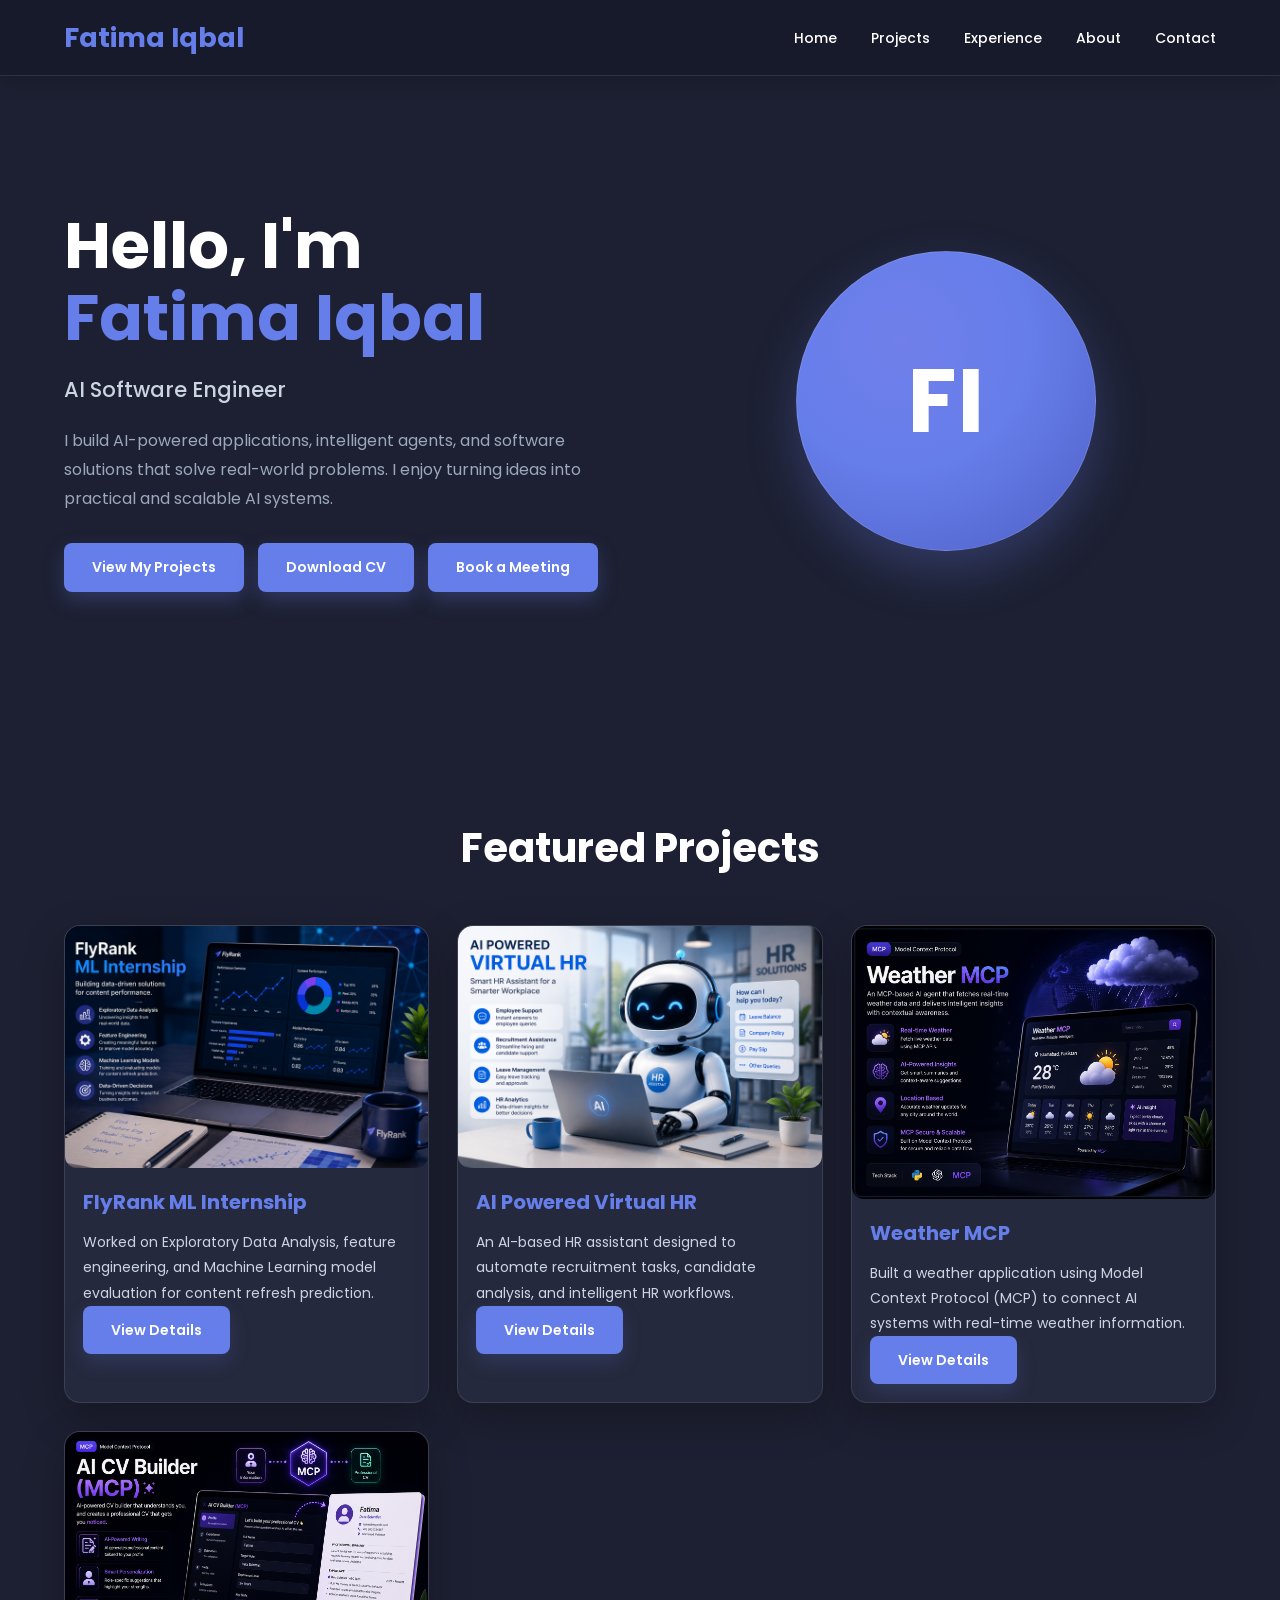
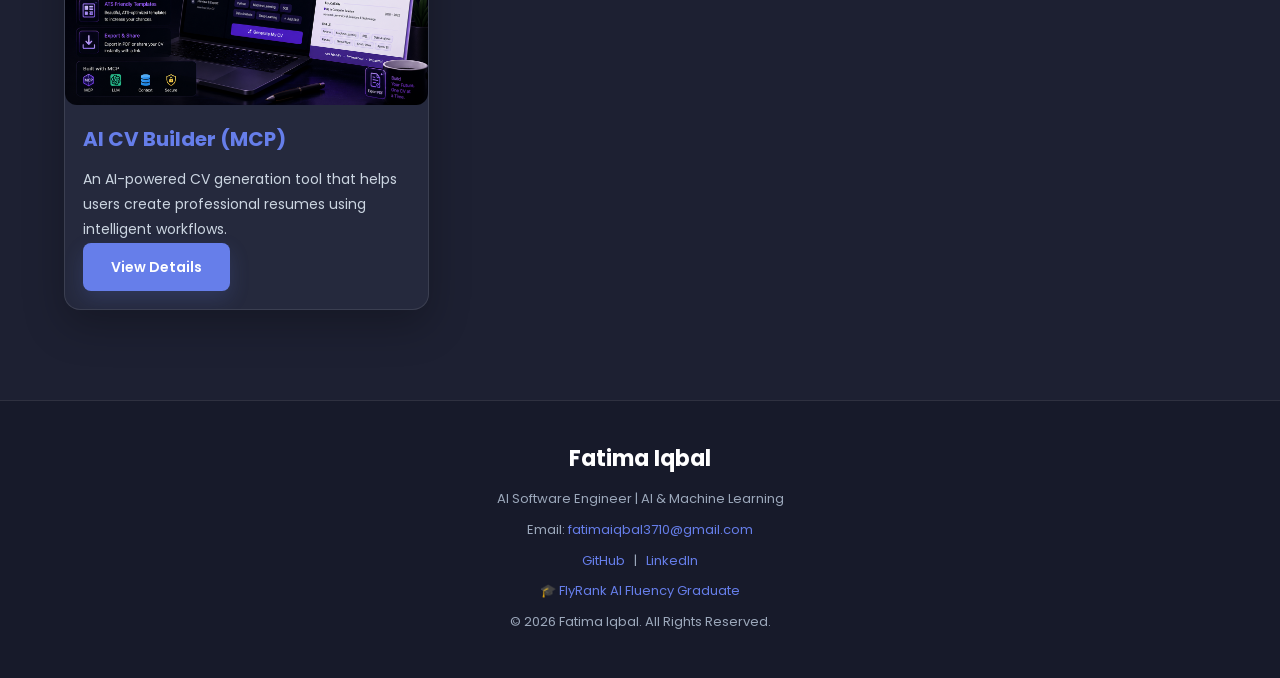
<file: index.html>
<!DOCTYPE html>
<html lang="en">

<head>

    <meta charset="UTF-8">

    <meta name="viewport"
          content="width=device-width, initial-scale=1.0">


    <!-- ================= SEO ================= -->

    <title>Fatima Iqbal | AI Software Engineer & Data Scientist</title>

    <meta
        name="description"
        content="Fatima Iqbal is an AI Software Engineer and Data Science graduate specializing in Artificial Intelligence, Machine Learning, Data Science, and AI-powered applications."
    >

    <meta
        name="author"
        content="Fatima Iqbal"
    >

    <meta
        name="robots"
        content="index, follow"
    >

    <link
        rel="canonical"
        href="https://fatimaiqbal34.github.io/my-portfolio/"
    >


    <!-- ================= FAVICON ================= -->

    <link
        rel="icon"
        type="image/png"
        href="images/favicon.png?v=3"
    >

    <link
        rel="shortcut icon"
        type="image/png"
        href="images/favicon.png?v=3"
    >


    <!-- ================= SOCIAL SHARE PREVIEW ================= -->

    <meta
        property="og:title"
        content="Fatima Iqbal | AI Software Engineer"
    >

    <meta
        property="og:description"
        content="Portfolio of Fatima Iqbal, an AI Software Engineer and Data Science graduate building AI-powered applications, intelligent agents, and Machine Learning solutions."
    >

    <meta
        property="og:type"
        content="website"
    >

    <meta
        property="og:url"
        content="https://fatimaiqbal34.github.io/my-portfolio/"
    >

    <meta
        property="og:site_name"
        content="Fatima Iqbal Portfolio"
    >

    <meta
        property="og:image"
        content="https://fatimaiqbal34.github.io/my-portfolio/images/social-preview.png"
    >


    <!-- ================= TWITTER / X PREVIEW ================= -->

    <meta
        name="twitter:card"
        content="summary_large_image"
    >

    <meta
        name="twitter:title"
        content="Fatima Iqbal | AI Software Engineer"
    >

    <meta
        name="twitter:description"
        content="AI Software Engineer and Data Science graduate portfolio featuring AI, Machine Learning, MCP, and intelligent applications."
    >

    <meta
        name="twitter:image"
        content="https://fatimaiqbal34.github.io/my-portfolio/images/social-preview.png"
    >


    <!-- ================= STYLESHEET ================= -->

    <link
        rel="stylesheet"
        href="style.css"
    >


    <!-- ================= CLOUDFLARE WEB ANALYTICS ================= -->

    <script
        type="module"
        src="https://static.cloudflareinsights.com/beacon.min.js"
        data-cf-beacon='{"token": "6d98a31aa54140149c2f485f62658dc8"}'>
    </script>

    <!-- ================= END CLOUDFLARE ANALYTICS ================= -->


</head>


<body>


<!-- =====================================================
     HEADER / NAVBAR
===================================================== -->

<header>

    <nav>

        <h2 class="logo">
            Fatima Iqbal
        </h2>


        <ul>

           <li>
                <a href="index.html">Home</a>
            </li>

            <li>
                <a href="projects.html">Projects</a>
            </li>

            <li>
                <a href="experience.html">Experience</a>
            </li>
            <li>
                <a href="about.html">About</a>
            </li>
            <li>
                <a href="contact.html">Contact</a>
            </li>

        </ul>

    </nav>

</header>



<!-- =====================================================
     HERO SECTION
===================================================== -->

<section class="hero">

    <div class="hero-text">

        <h1>
            Hello, I'm <span>Fatima Iqbal</span>
        </h1>


        <h3>
            AI Software Engineer
        </h3>


        <p>
            I build AI-powered applications, intelligent agents,
            and software solutions that solve real-world problems.
            I enjoy turning ideas into practical and scalable AI systems.
        </p>


        <!-- ================= HERO BUTTONS ================= -->

        <div class="hero-buttons">


            <a
                href="projects.html"
                class="btn btn-primary"
            >
                View My Projects
            </a>


            <a
                href="Fatima_Iqbal_CV.pdf"
                class="btn btn-primary"
                target="_blank"
                rel="noopener noreferrer"
                download
            >
                Download CV
            </a>


            <a
                href="https://calendly.com/fatimaiqbal3710/30min"
                class="btn btn-primary"
                target="_blank"
                rel="noopener noreferrer"
            >
                Book a Meeting
            </a>


        </div>

    </div>



    <!-- ================= PROFILE ================= -->

    <div class="hero-image">

        <div class="profile-circle">
            FI
        </div>

    </div>

</section>



<!-- =====================================================
     FEATURED PROJECTS
===================================================== -->

<section class="featured">

    <h2>
        Featured Projects
    </h2>


    <div class="cards">


        <!-- ================= FLYRANK ================= -->

        <div class="card">

            <img
                src="images/Flyrank image.png"
                alt="FlyRank Machine Learning Internship project"
                class="featured-project-image"
            >

            <h3>
                FlyRank ML Internship
            </h3>

            <p>
                Worked on Exploratory Data Analysis,
                feature engineering, and Machine Learning
                model evaluation for content refresh prediction.
            </p>

            <a
                href="flyrank.html"
                class="btn"
            >
                View Details
            </a>

        </div>



        <!-- ================= AI VIRTUAL HR ================= -->

        <div class="card">

            <img
                src="images/AI Powered virtual hr.png"
                alt="AI Powered Virtual HR project"
                class="featured-project-image"
            >

            <h3>
                AI Powered Virtual HR
            </h3>

            <p>
                An AI-based HR assistant designed to automate
                recruitment tasks, candidate analysis,
                and intelligent HR workflows.
            </p>

            <a
                href="virtualhr.html"
                class="btn"
            >
                View Details
            </a>

        </div>



        <!-- ================= WEATHER MCP ================= -->

        <div class="card">

            <img
                src="images/Weather MCP.png"
                alt="Weather MCP project"
                class="featured-project-image"
            >

            <h3>
                Weather MCP
            </h3>

            <p>
                Built a weather application using
                Model Context Protocol (MCP) to connect
                AI systems with real-time weather information.
            </p>

            <a
                href="weather.html"
                class="btn"
            >
                View Details
            </a>

        </div>



        <!-- ================= AI CV BUILDER ================= -->

        <div class="card">

            <img
                src="images/AI CV builder MCP.png"
                alt="AI CV Builder MCP project"
                class="featured-project-image"
            >

            <h3>
                AI CV Builder (MCP)
            </h3>

            <p>
                An AI-powered CV generation tool that helps
                users create professional resumes using
                intelligent workflows.
            </p>

            <a
                href="cvbuilder.html"
                class="btn"
            >
                View Details
            </a>

        </div>


    </div>

</section>



<!-- =====================================================
     FOOTER
===================================================== -->

<footer>

    <h3>
        Fatima Iqbal
    </h3>


    <p>
        AI Software Engineer | AI & Machine Learning
    </p>


    <p>

        Email:

        <a href="mailto:fatimaiqbal3710@gmail.com">
            fatimaiqbal3710@gmail.com
        </a>

    </p>


    <!-- ================= SOCIAL LINKS ================= -->

    <p>

        <a
            href="https://github.com/fatimaiqbal34"
            target="_blank"
            rel="noopener noreferrer"
        >
            GitHub
        </a>

        &nbsp; | &nbsp;

        <a
            href="https://www.linkedin.com/in/fatima-iqbal-3062a03a8/"
            target="_blank"
            rel="noopener noreferrer"
        >
            LinkedIn
        </a>

    </p>


    <!-- =================================================
         FLYRANK GRADUATE BADGE
    ================================================== -->

    <p class="graduate-badge">

        <a
            href="https://aifluency.flyrank.ai/glossary.html#term-graduate-badge"
            target="_blank"
            rel="noopener noreferrer"
        >
            🎓 FlyRank AI Fluency Graduate
        </a>

    </p>


    <!-- ================= COPYRIGHT ================= -->

    <p>

        &copy; 2026 Fatima Iqbal.
        All Rights Reserved.

    </p>


</footer>


</body>

</html>
</file>
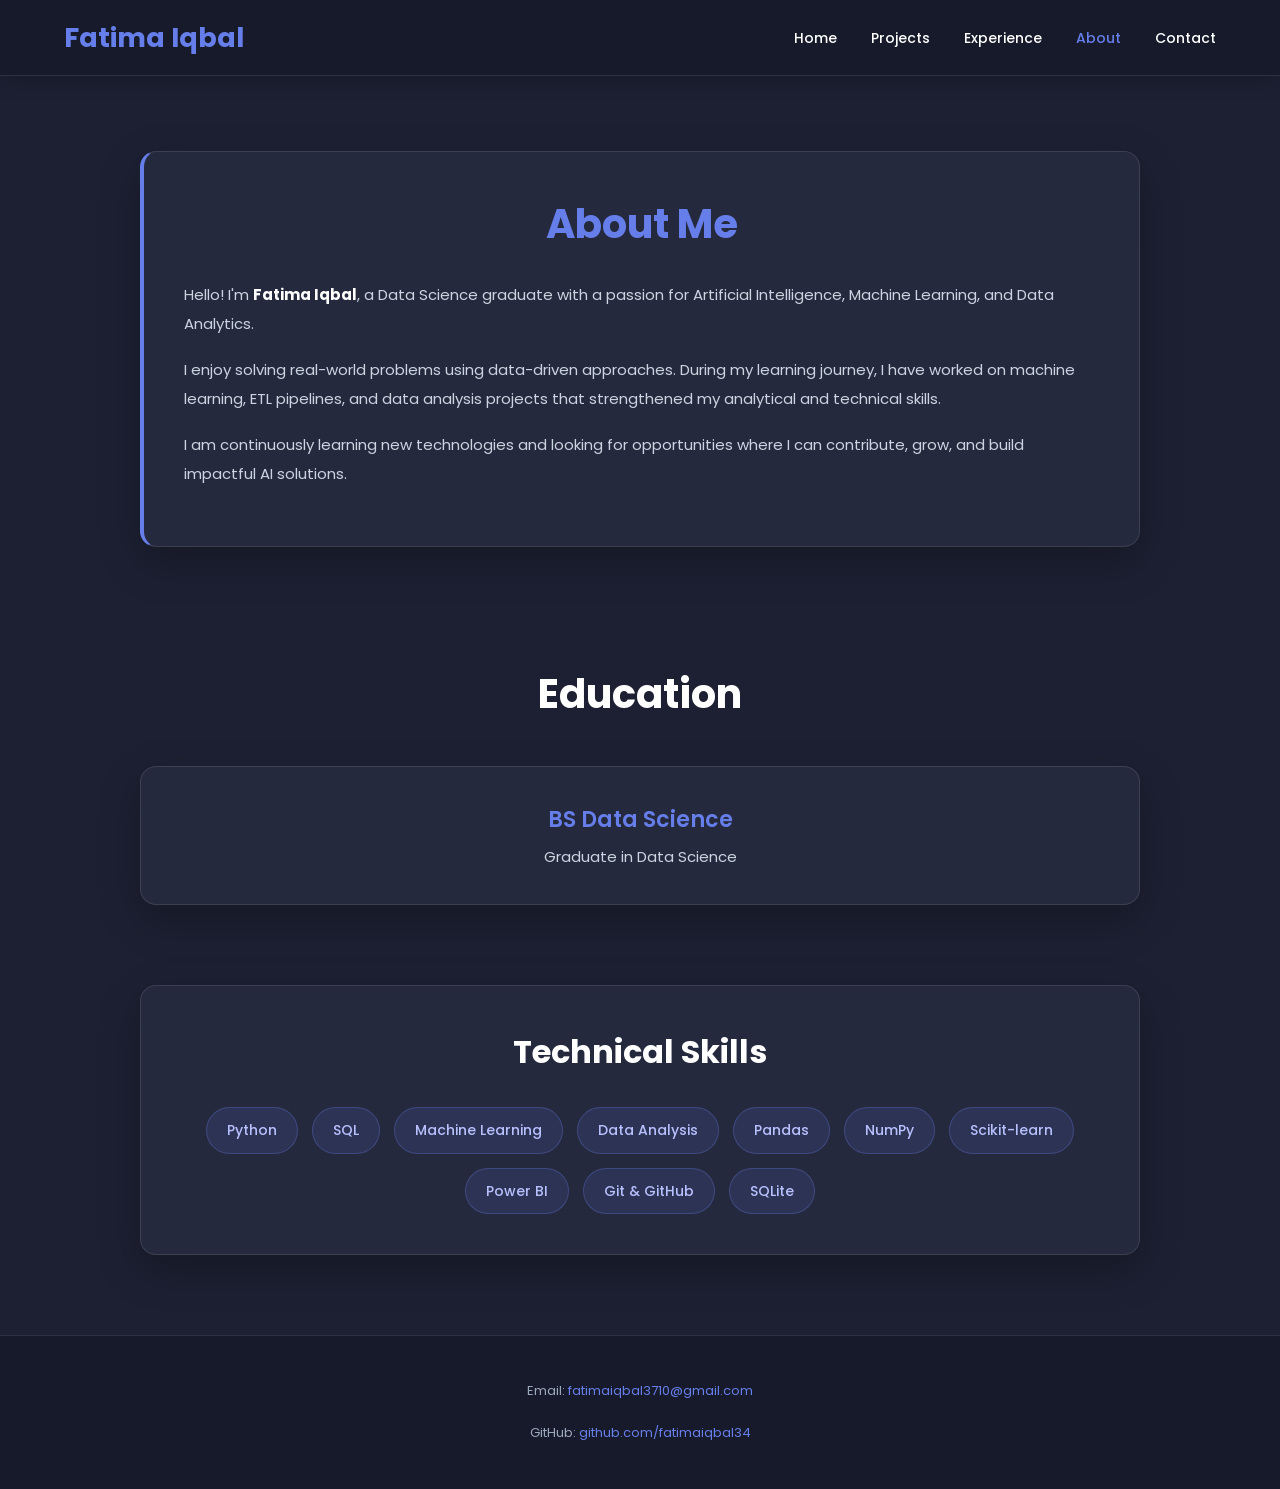
<file: about.html>
<!DOCTYPE html>
<html lang="en">

<head>

    <meta charset="UTF-8">

    <meta name="viewport"
          content="width=device-width, initial-scale=1.0">

    <title>About | Fatima Iqbal - AI Software Engineer</title>

    <meta name="description"
          content="Learn about Fatima Iqbal, a Data Science graduate with skills in Artificial Intelligence, Machine Learning, Data Analysis, Python, SQL, and Power BI.">

    <meta name="author"
          content="Fatima Iqbal">

    <!-- Social Share Preview -->

    <meta property="og:title"
          content="About Fatima Iqbal | AI Software Engineer">

    <meta property="og:description"
          content="Data Science graduate specializing in Artificial Intelligence, Machine Learning, Data Analysis, Python, SQL, and AI solutions.">

    <meta property="og:type"
          content="website">

    <meta property="og:url"
          content="https://fatimaiqbal34.github.io/my-portfolio/about.html">

    <link rel="stylesheet" href="style.css">

</head>


<body>


<!-- ================= HEADER ================= -->

<header>

    <nav>

        <h2 class="logo">
            Fatima Iqbal
        </h2>

        <ul>

            <li>
                <a href="index.html">
                    Home
                </a>
            </li>

            <li>
                <a href="projects.html">
                    Projects
                </a>
            </li>

            <li>
                <a href="experience.html">
                    Experience
                </a>
            </li>

            <li>
                <a href="about.html" class="active">
                    About
                </a>
            </li>

            <li>
                <a href="contact.html">
                    Contact
                </a>
            </li>

        </ul>

    </nav>

</header>


<!-- ================= ABOUT ================= -->

<section class="about">

    <div class="about-content">

        <h1>
            About Me
        </h1>

        <p>
            Hello! I'm <strong>Fatima Iqbal</strong>, a Data Science graduate
            with a passion for Artificial Intelligence, Machine Learning,
            and Data Analytics.
        </p>

        <p>
            I enjoy solving real-world problems using data-driven approaches.
            During my learning journey, I have worked on machine learning,
            ETL pipelines, and data analysis projects that strengthened
            my analytical and technical skills.
        </p>

        <p>
            I am continuously learning new technologies and looking for
            opportunities where I can contribute, grow, and build impactful
            AI solutions.
        </p>

    </div>

</section>


<!-- ================= EDUCATION ================= -->

<section class="education">

    <h2>
        Education
    </h2>

    <div class="info-box">

        <h3>
            BS Data Science
        </h3>

        <p>
            Graduate in Data Science
        </p>

    </div>

</section>


<!-- ================= SKILLS ================= -->

<section class="skills-section">

    <h2>
        Technical Skills
    </h2>

    <div class="skill-container">

        <span>Python</span>
        <span>SQL</span>
        <span>Machine Learning</span>
        <span>Data Analysis</span>
        <span>Pandas</span>
        <span>NumPy</span>
        <span>Scikit-learn</span>
        <span>Power BI</span>
        <span>Git &amp; GitHub</span>
        <span>SQLite</span>

    </div>

</section>


<!-- ================= FOOTER ================= -->

<footer>

    <p>

        Email:

        <a href="mailto:fatimaiqbal3710@gmail.com">
            fatimaiqbal3710@gmail.com
        </a>

        <br><br>

        GitHub:

        <a
            href="https://github.com/fatimaiqbal34"
            target="_blank"
            rel="noopener noreferrer"
        >
            github.com/fatimaiqbal34
        </a>

    </p>

</footer>


</body>

</html>
</file>
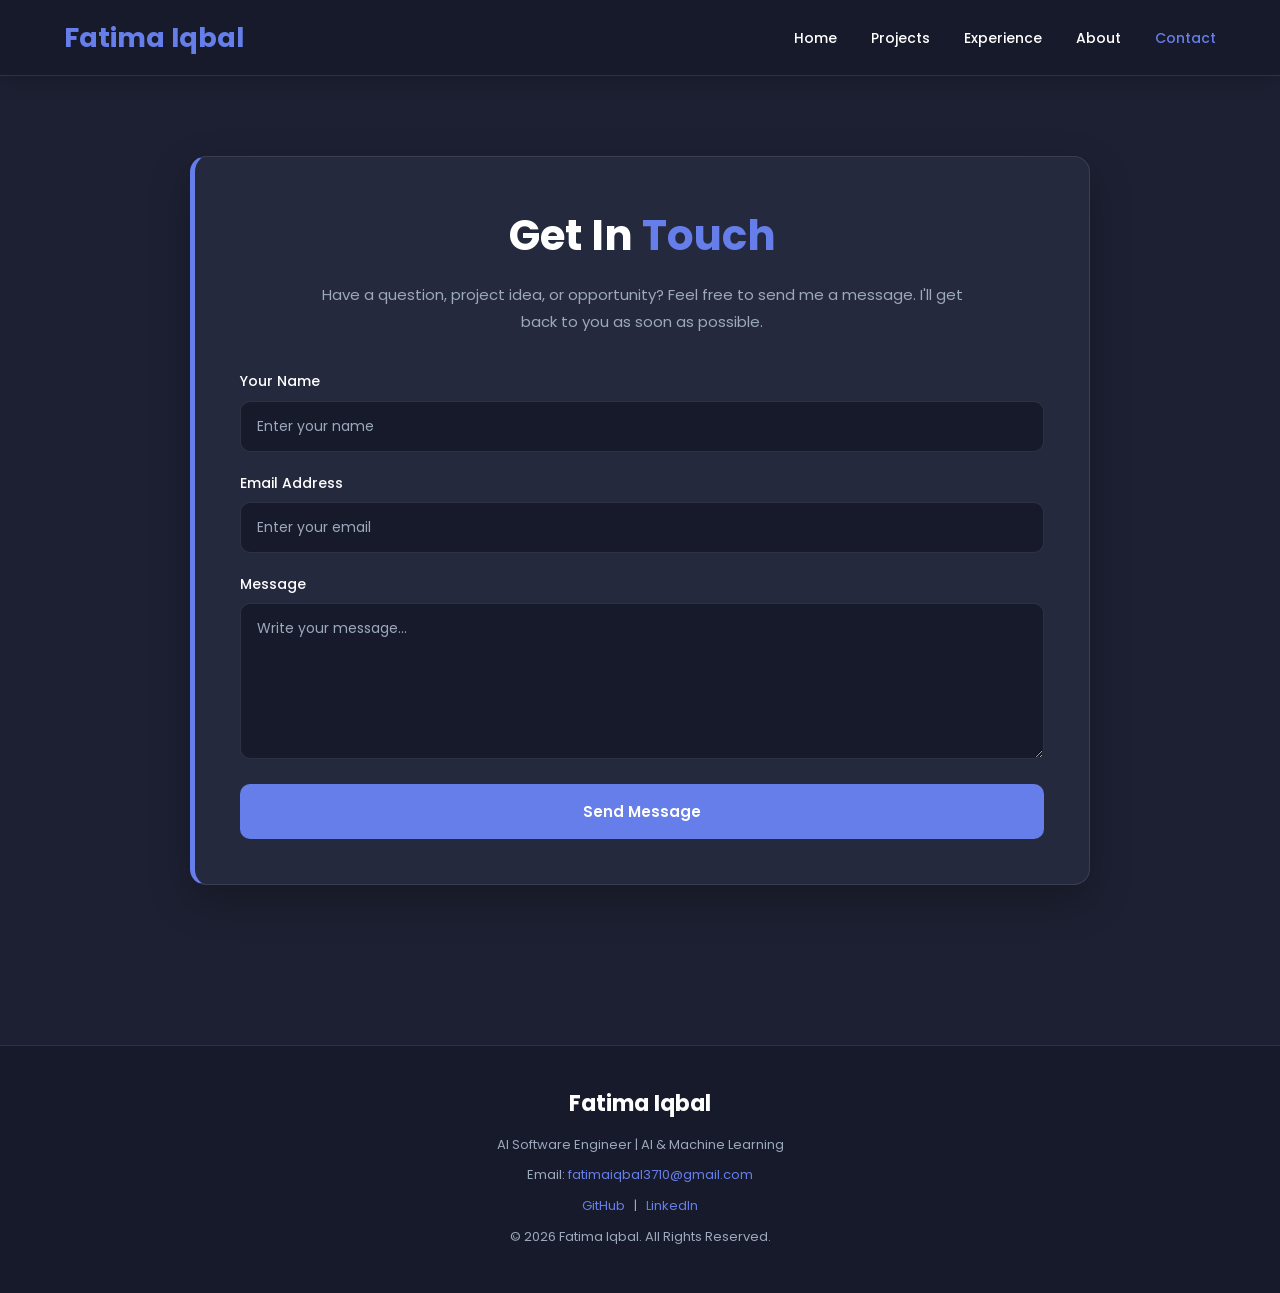
<file: contact.html>
<!DOCTYPE html>
<html lang="en">

<head>

    <meta charset="UTF-8">

    <meta name="viewport"
          content="width=device-width, initial-scale=1.0">

    <!-- ================= SEO ================= -->

    <title>Contact | Fatima Iqbal - AI Software Engineer</title>

    <meta name="description"
          content="Contact Fatima Iqbal, an AI Software Engineer and Data Science graduate specializing in Artificial Intelligence, Machine Learning, and data-driven solutions.">

    <meta name="author"
          content="Fatima Iqbal">

    <!-- ================= SOCIAL SHARE ================= -->

    <meta property="og:title"
          content="Contact | Fatima Iqbal - AI Software Engineer">

    <meta property="og:description"
          content="Get in touch with Fatima Iqbal for AI, Machine Learning, Data Science, and software opportunities.">

    <meta property="og:type"
          content="website">

    <meta property="og:url"
          content="https://fatimaiqbal34.github.io/my-portfolio/contact.html">

    <meta property="og:site_name"
          content="Fatima Iqbal Portfolio">

    <!-- ================= CSS ================= -->

    <link rel="stylesheet"
          href="style.css">

</head>


<body>


<!-- =====================================================
     HEADER / NAVBAR
===================================================== -->

<header>

    <nav>

        <h2 class="logo">
            Fatima Iqbal
        </h2>

        <ul>

            <li>
                <a href="index.html">
                    Home
                </a>
            </li>

            <li>
                <a href="projects.html">
                    Projects
                </a>
            </li>

            <li>
                <a href="experience.html">
                    Experience
                </a>
            </li>

            <li>
                <a href="about.html">
                    About
                </a>
            </li>

            <li>
                <a href="contact.html"
                   class="active">
                    Contact
                </a>
            </li>

        </ul>

    </nav>

</header>


<!-- =====================================================
     CONTACT SECTION
===================================================== -->

<main>

    <section class="contact-section">

        <div class="contact-container">

            <h1>
                Get In <span>Touch</span>
            </h1>

            <p>
                Have a question, project idea, or opportunity?
                Feel free to send me a message. I'll get back to you
                as soon as possible.
            </p>


            <!-- ================= WEB3FORMS ================= -->

            <form
                action="https://api.web3forms.com/submit"
                method="POST"
                class="contact-form"
                id="contactForm"
                novalidate
            >

                <!-- Web3Forms Access Key -->

                <input
                    type="hidden"
                    name="access_key"
                    value="f20f8971-f3f0-4c65-a8e5-01a3aafd57bd"
                >


                <!-- Email Subject -->

                <input
                    type="hidden"
                    name="subject"
                    value="New Contact Message - Fatima Iqbal Portfolio"
                >


                <!-- From Name -->

                <input
                    type="hidden"
                    name="from_name"
                    value="Fatima Iqbal Portfolio"
                >


                <!-- Redirect -->

                <input
                    type="hidden"
                    name="redirect"
                    value="https://fatimaiqbal34.github.io/my-portfolio/thank-you.html"
                >


                <!-- ================= NAME ================= -->

                <div class="form-group">

                    <label for="name">
                        Your Name
                    </label>

                    <input
                        type="text"
                        id="name"
                        name="name"
                        placeholder="Enter your name"
                        autocomplete="name"
                        required
                    >

                </div>


                <!-- ================= EMAIL ================= -->

                <div class="form-group">

                    <label for="email">
                        Email Address
                    </label>

                    <input
                        type="email"
                        id="email"
                        name="email"
                        placeholder="Enter your email"
                        autocomplete="email"
                        required
                    >

                </div>


                <!-- ================= MESSAGE ================= -->

                <div class="form-group">

                    <label for="message">
                        Message
                    </label>

                    <textarea
                        id="message"
                        name="message"
                        rows="6"
                        placeholder="Write your message..."
                        required
                    ></textarea>

                </div>


                <!-- ================= SUBMIT ================= -->

                <button
                    type="submit"
                    class="send-btn"
                >
                    Send Message
                </button>

            </form>

        </div>

    </section>

</main>


<!-- =====================================================
     FOOTER
===================================================== -->

<footer>

    <h3>
        Fatima Iqbal
    </h3>

    <p>
        AI Software Engineer | AI & Machine Learning
    </p>

    <p>

        Email:

        <a href="mailto:fatimaiqbal3710@gmail.com">
            fatimaiqbal3710@gmail.com
        </a>

    </p>

    <p>

        <a
            href="https://github.com/fatimaiqbal34"
            target="_blank"
            rel="noopener noreferrer"
        >
            GitHub
        </a>

        &nbsp; | &nbsp;

        <a
            href="https://www.linkedin.com/in/fatima-iqbal-3062a03a8/"
            target="_blank"
            rel="noopener noreferrer"
        >
            LinkedIn
        </a>

    </p>

    <p>
        © 2026 Fatima Iqbal. All Rights Reserved.
    </p>

</footer>


<!-- =====================================================
     JAVASCRIPT
     FORM VALIDATION + AJAX SUBMISSION
===================================================== -->

<script>

document.addEventListener('DOMContentLoaded', function () {

    const form =
        document.getElementById('contactForm');

    if (!form) {
        return;
    }


    form.addEventListener('submit', function (e) {

        e.preventDefault();


        /* ================= GET VALUES ================= */

        const nameInput =
            document.getElementById('name');

        const emailInput =
            document.getElementById('email');

        const messageInput =
            document.getElementById('message');


        const name =
            nameInput.value.trim();

        const email =
            emailInput.value.trim();

        const message =
            messageInput.value.trim();


        /* ================= NAME VALIDATION ================= */

        if (name === '') {

            alert(
                'Please enter your name.'
            );

            nameInput.focus();

            return;
        }


        /* ================= EMAIL VALIDATION ================= */

        if (email === '') {

            alert(
                'Please enter your email address.'
            );

            emailInput.focus();

            return;
        }


        const emailPattern =
            /^[^\s@]+@[^\s@]+\.[^\s@]+$/;


        if (!emailPattern.test(email)) {

            alert(
                'Please enter a valid email address, for example: name@example.com'
            );

            emailInput.focus();

            return;
        }


        /* ================= MESSAGE VALIDATION ================= */

        if (message === '') {

            alert(
                'Please enter your message.'
            );

            messageInput.focus();

            return;
        }


        /* ================= BUTTON ================= */

        const submitBtn =
            form.querySelector('.send-btn');


        if (submitBtn.disabled) {
            return;
        }


        const originalText =
            submitBtn.textContent;


        submitBtn.textContent =
            'Sending...';

        submitBtn.disabled =
            true;


        /* ================= FORM DATA ================= */

        const formData =
            new FormData(form);


        const formDataObj = {};


        formData.forEach(function (value, key) {

            formDataObj[key] =
                value;

        });


        /* ================= SEND ================= */

        fetch(
            'https://api.web3forms.com/submit',
            {

                method: 'POST',

                headers: {

                    'Content-Type':
                        'application/json',

                    'Accept':
                        'application/json'

                },

                body:
                    JSON.stringify(formDataObj)

            }
        )

        .then(function (response) {

            return response.json();

        })

        .then(function (data) {


            /* ================= SUCCESS ================= */

            if (data.success) {

                window.location.href =
                    'https://fatimaiqbal34.github.io/my-portfolio/thank-you.html';

                return;
            }


            /* ================= API ERROR ================= */

            submitBtn.textContent =
                originalText;

            submitBtn.disabled =
                false;


            alert(
                'Something went wrong. Please try again.'
            );

        })

        .catch(function (error) {


            /* ================= NETWORK ERROR ================= */

            submitBtn.textContent =
                originalText;

            submitBtn.disabled =
                false;


            console.error(
                'Form submission error:',
                error
            );


            alert(
                'Network error. Please check your internet connection and try again.'
            );

        });

    });

});

</script>


</body>

</html>
</file>
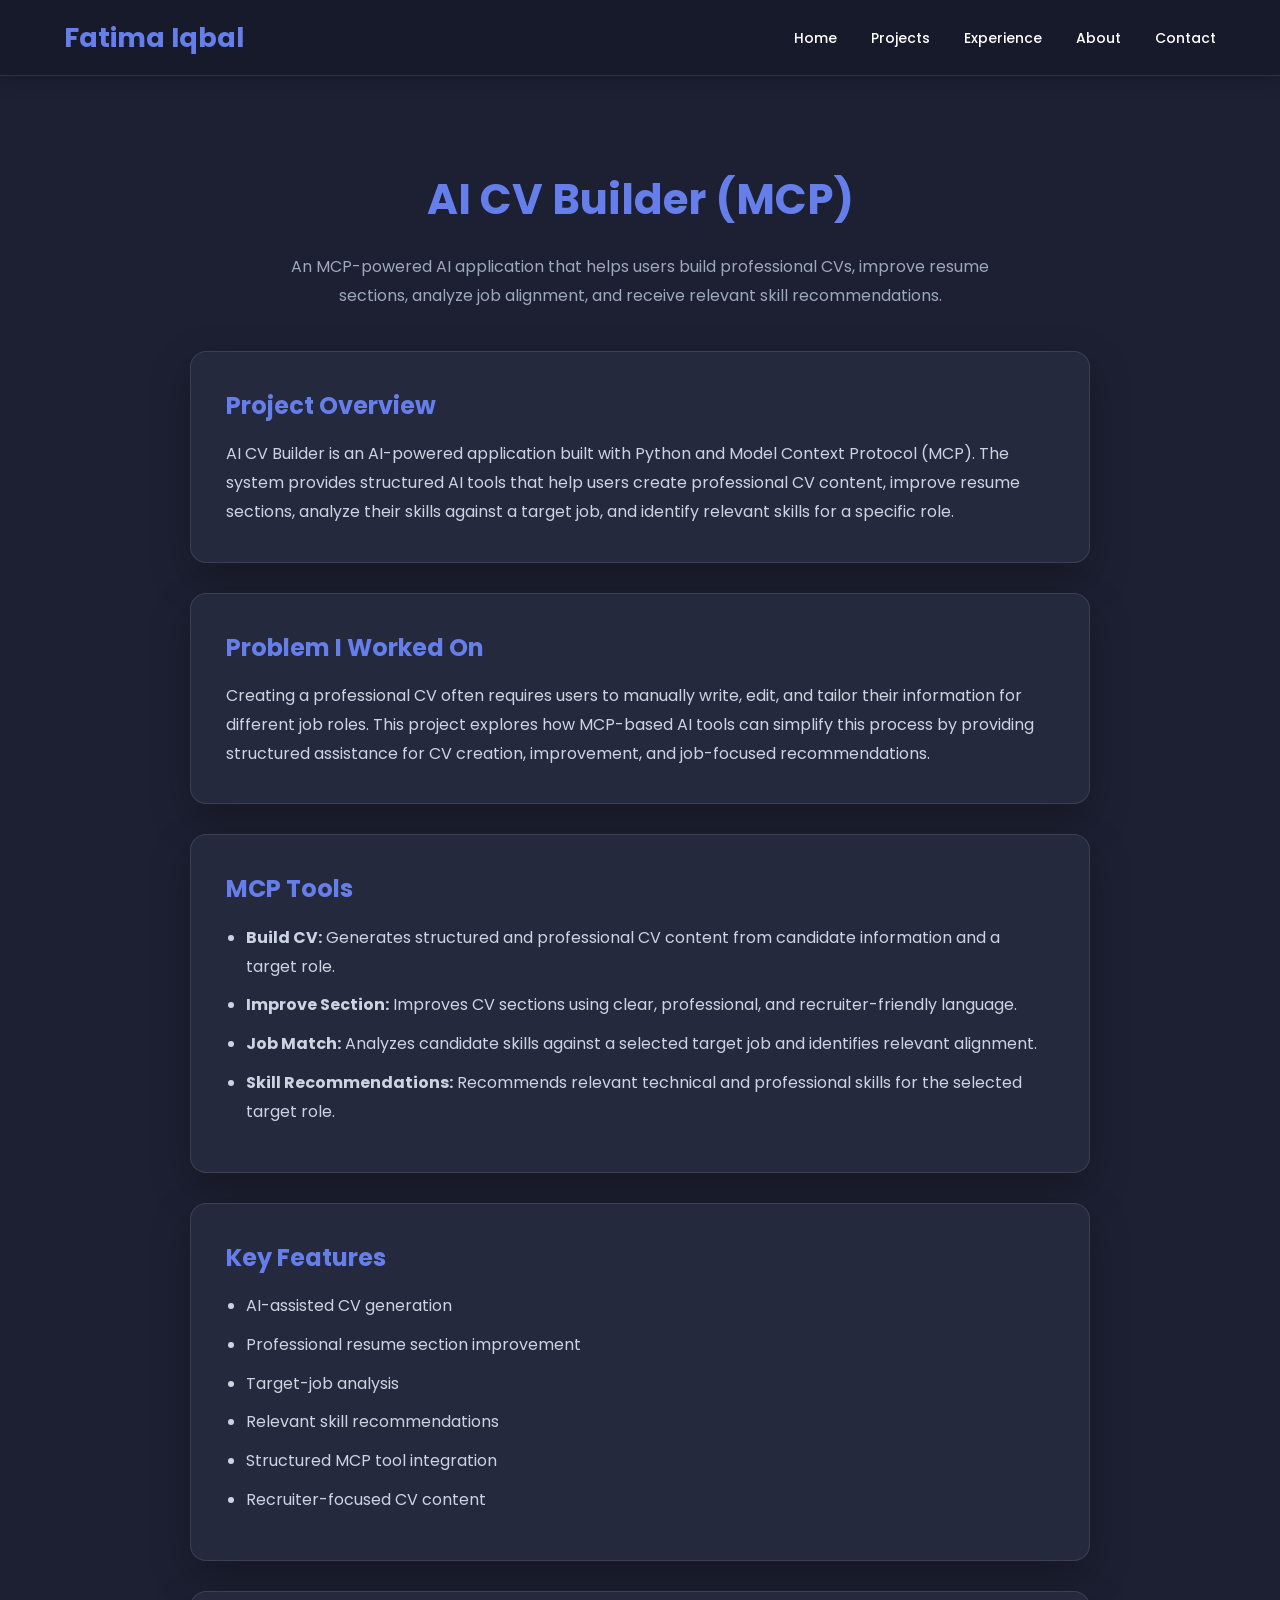
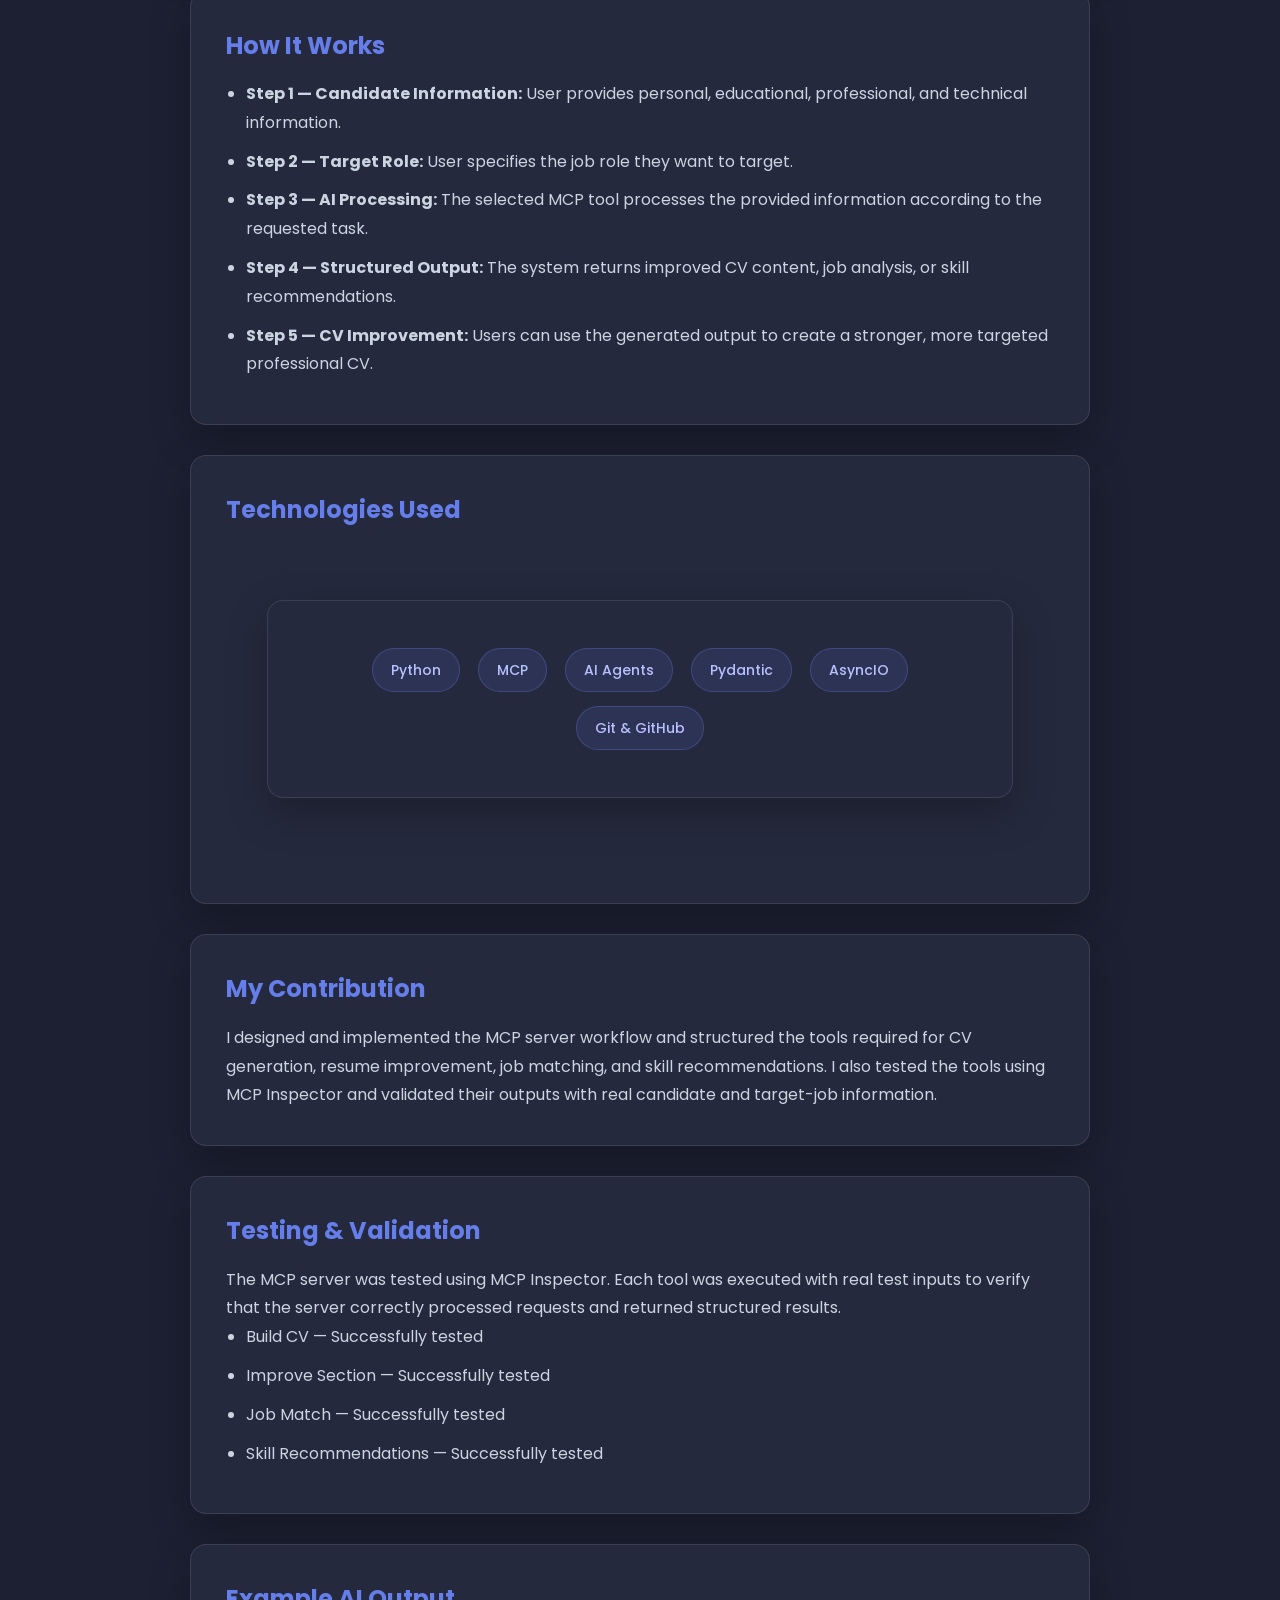
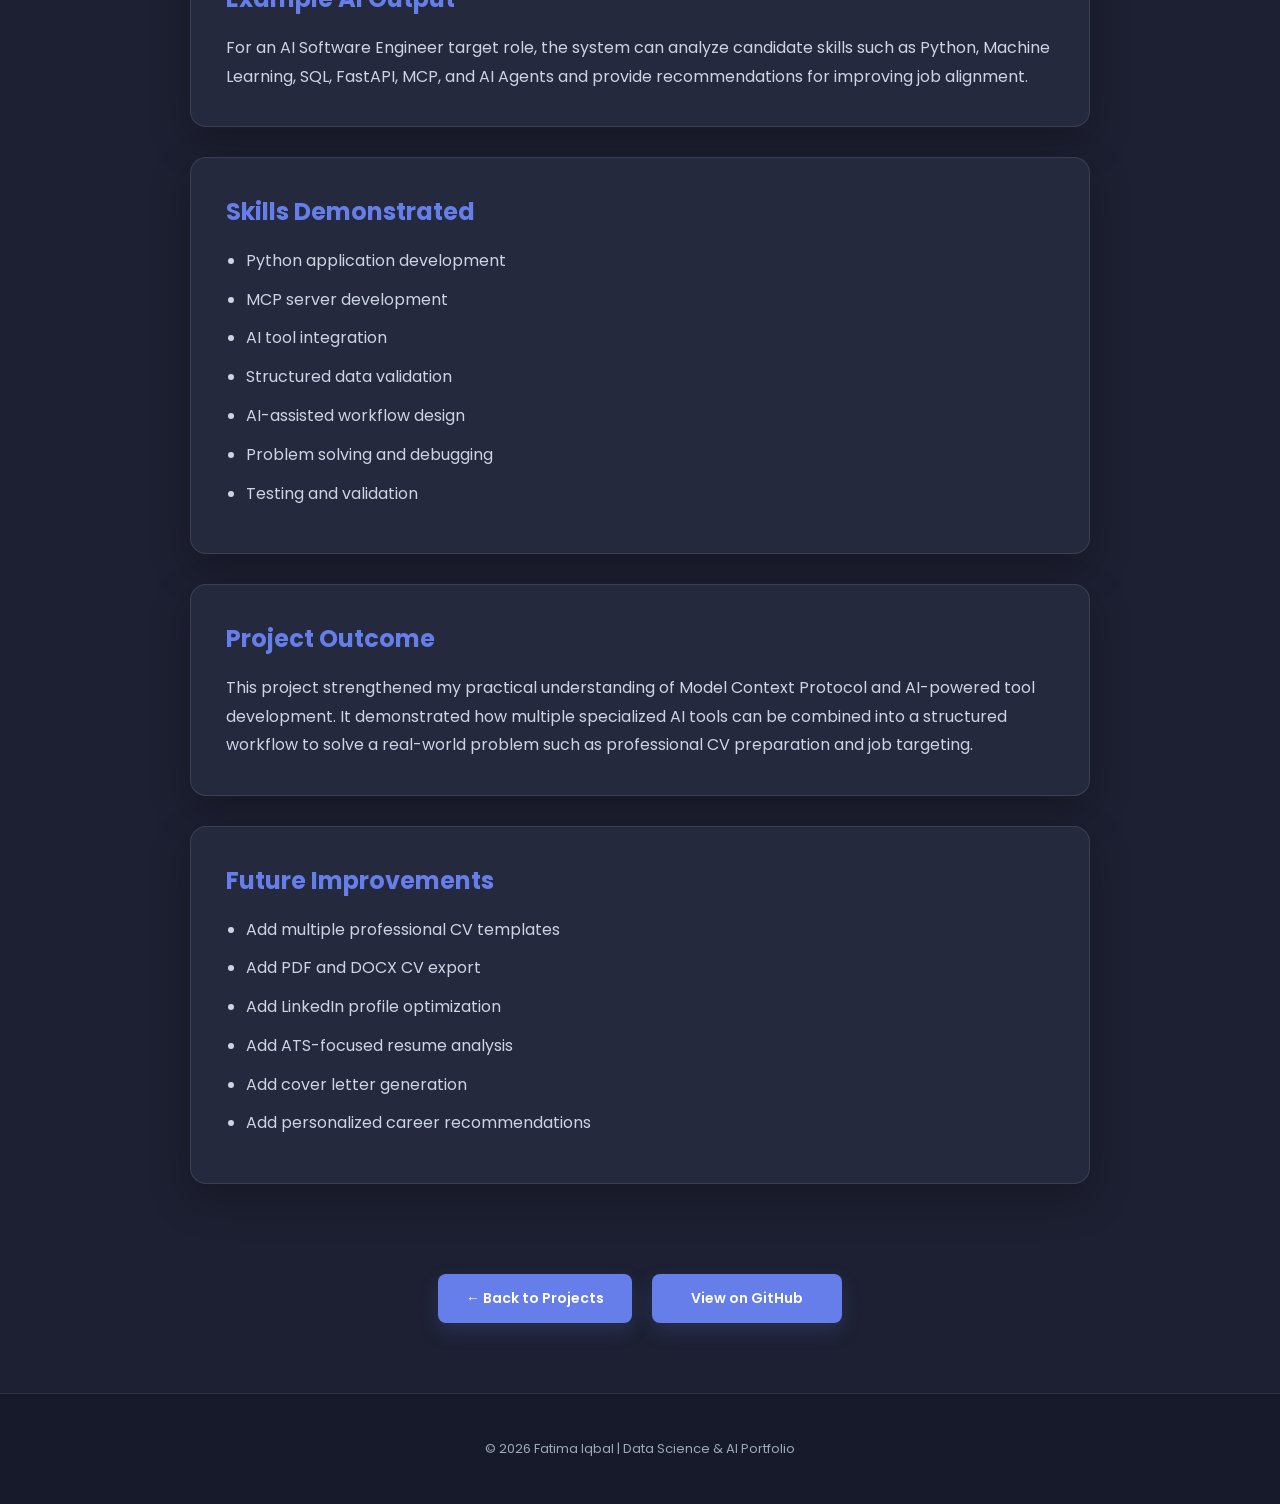
<file: cvbuilder.html>
<!DOCTYPE html>
<html lang="en">

<head>

    <meta charset="UTF-8">
    <meta name="viewport" content="width=device-width, initial-scale=1.0">

    <title>AI CV Builder (MCP) | Fatima Iqbal</title>

    <link rel="stylesheet" href="style.css">

</head>


<body>


<!-- ================= NAVBAR ================= -->

<header>

    <nav>

        <h2 class="logo">Fatima Iqbal</h2>

        <ul>

            <li>
                <a href="index.html">Home</a>
            </li>
<li>
                <a href="projects.html">Projects</a>
            </li>
            <li>
                <a href="experience.html">Experience</a>
            </li>

            <li>
                <a href="about.html">About</a>
            </li>
<li>
                <a href="contact.html">Contact</a>
            </li>
        </ul>

    </nav>

</header>



<!-- ================= PROJECT DETAIL ================= -->

<section class="project-detail">


    <h1>AI CV Builder (MCP)</h1>


    <p class="project-intro">

        An MCP-powered AI application that helps users build
        professional CVs, improve resume sections, analyze job
        alignment, and receive relevant skill recommendations.

    </p>



    <!-- ================= PROJECT OVERVIEW ================= -->

    <div class="project-box">

        <h2>Project Overview</h2>

        <p>

            AI CV Builder is an AI-powered application built with
            Python and Model Context Protocol (MCP).

            The system provides structured AI tools that help
            users create professional CV content, improve resume
            sections, analyze their skills against a target job,
            and identify relevant skills for a specific role.

        </p>

    </div>



    <!-- ================= PROBLEM ================= -->

    <div class="project-box">

        <h2>Problem I Worked On</h2>

        <p>

            Creating a professional CV often requires users to
            manually write, edit, and tailor their information
            for different job roles.

            This project explores how MCP-based AI tools can
            simplify this process by providing structured
            assistance for CV creation, improvement, and
            job-focused recommendations.

        </p>

    </div>



    <!-- ================= MCP TOOLS ================= -->

    <div class="project-box">

        <h2>MCP Tools</h2>

        <ul>

            <li>

                <strong>Build CV:</strong>
                Generates structured and professional CV content
                from candidate information and a target role.

            </li>

            <li>

                <strong>Improve Section:</strong>
                Improves CV sections using clear,
                professional, and recruiter-friendly language.

            </li>

            <li>

                <strong>Job Match:</strong>
                Analyzes candidate skills against a selected
                target job and identifies relevant alignment.

            </li>

            <li>

                <strong>Skill Recommendations:</strong>
                Recommends relevant technical and professional
                skills for the selected target role.

            </li>

        </ul>

    </div>



    <!-- ================= KEY FEATURES ================= -->

    <div class="project-box">

        <h2>Key Features</h2>

        <ul>

            <li>
                AI-assisted CV generation
            </li>

            <li>
                Professional resume section improvement
            </li>

            <li>
                Target-job analysis
            </li>

            <li>
                Relevant skill recommendations
            </li>

            <li>
                Structured MCP tool integration
            </li>

            <li>
                Recruiter-focused CV content
            </li>

        </ul>

    </div>



    <!-- ================= WORKFLOW ================= -->

    <div class="project-box">

        <h2>How It Works</h2>

        <ul>

            <li>

                <strong>Step 1 — Candidate Information:</strong>
                User provides personal, educational,
                professional, and technical information.

            </li>

            <li>

                <strong>Step 2 — Target Role:</strong>
                User specifies the job role they want to
                target.

            </li>

            <li>

                <strong>Step 3 — AI Processing:</strong>
                The selected MCP tool processes the provided
                information according to the requested task.

            </li>

            <li>

                <strong>Step 4 — Structured Output:</strong>
                The system returns improved CV content,
                job analysis, or skill recommendations.

            </li>

            <li>

                <strong>Step 5 — CV Improvement:</strong>
                Users can use the generated output to create
                a stronger, more targeted professional CV.

            </li>

        </ul>

    </div>



    <!-- ================= TECHNOLOGIES ================= -->

    <div class="project-box">

        <h2>Technologies Used</h2>


        <div class="skills">

            <span>Python</span>

            <span>MCP</span>

            <span>AI Agents</span>

            <span>Pydantic</span>

            <span>AsyncIO</span>

            <span>Git & GitHub</span>

        </div>

    </div>



    <!-- ================= MY CONTRIBUTION ================= -->

    <div class="project-box">

        <h2>My Contribution</h2>

        <p>

            I designed and implemented the MCP server workflow
            and structured the tools required for CV generation,
            resume improvement, job matching, and skill
            recommendations.

            I also tested the tools using MCP Inspector and
            validated their outputs with real candidate and
            target-job information.

        </p>

    </div>



    <!-- ================= TESTING ================= -->

    <div class="project-box">

        <h2>Testing & Validation</h2>

        <p>

            The MCP server was tested using MCP Inspector.
            Each tool was executed with real test inputs to
            verify that the server correctly processed requests
            and returned structured results.

        </p>


        <ul>

            <li>
                Build CV — Successfully tested
            </li>

            <li>
                Improve Section — Successfully tested
            </li>

            <li>
                Job Match — Successfully tested
            </li>

            <li>
                Skill Recommendations — Successfully tested
            </li>

        </ul>

    </div>



    <!-- ================= SAMPLE OUTPUT ================= -->

    <div class="project-box">

        <h2>Example AI Output</h2>

        <p>

            For an AI Software Engineer target role, the system
            can analyze candidate skills such as Python, Machine
            Learning, SQL, FastAPI, MCP, and AI Agents and provide
            recommendations for improving job alignment.

        </p>

    </div>



    <!-- ================= SKILLS DEMONSTRATED ================= -->

    <div class="project-box">

        <h2>Skills Demonstrated</h2>

        <ul>

            <li>
                Python application development
            </li>

            <li>
                MCP server development
            </li>

            <li>
                AI tool integration
            </li>

            <li>
                Structured data validation
            </li>

            <li>
                AI-assisted workflow design
            </li>

            <li>
                Problem solving and debugging
            </li>

            <li>
                Testing and validation
            </li>

        </ul>

    </div>



    <!-- ================= PROJECT OUTCOME ================= -->

    <div class="project-box">

        <h2>Project Outcome</h2>

        <p>

            This project strengthened my practical understanding
            of Model Context Protocol and AI-powered tool
            development.

            It demonstrated how multiple specialized AI tools
            can be combined into a structured workflow to solve
            a real-world problem such as professional CV
            preparation and job targeting.

        </p>

    </div>



    <!-- ================= FUTURE IMPROVEMENTS ================= -->

    <div class="project-box">

        <h2>Future Improvements</h2>

        <ul>

            <li>
                Add multiple professional CV templates
            </li>

            <li>
                Add PDF and DOCX CV export
            </li>

            <li>
                Add LinkedIn profile optimization
            </li>

            <li>
                Add ATS-focused resume analysis
            </li>

            <li>
                Add cover letter generation
            </li>

            <li>
                Add personalized career recommendations
            </li>

        </ul>

    </div>



</section>



<!-- ================= BUTTONS ================= -->

<div class="project-buttons">

    <a
        href="projects.html"
        class="btn"
    >

        ← Back to Projects

    </a>


    <a
        href="https://github.com/fatimaiqbal34/AI-CV-Builder-MCP"
        target="_blank"
        rel="noopener noreferrer"
        class="btn"
    >

        View on GitHub

    </a>

</div>



<!-- ================= FOOTER ================= -->

<footer>

    <p>

        © 2026 Fatima Iqbal | Data Science & AI Portfolio

    </p>

</footer>


</body>

</html>
</file>
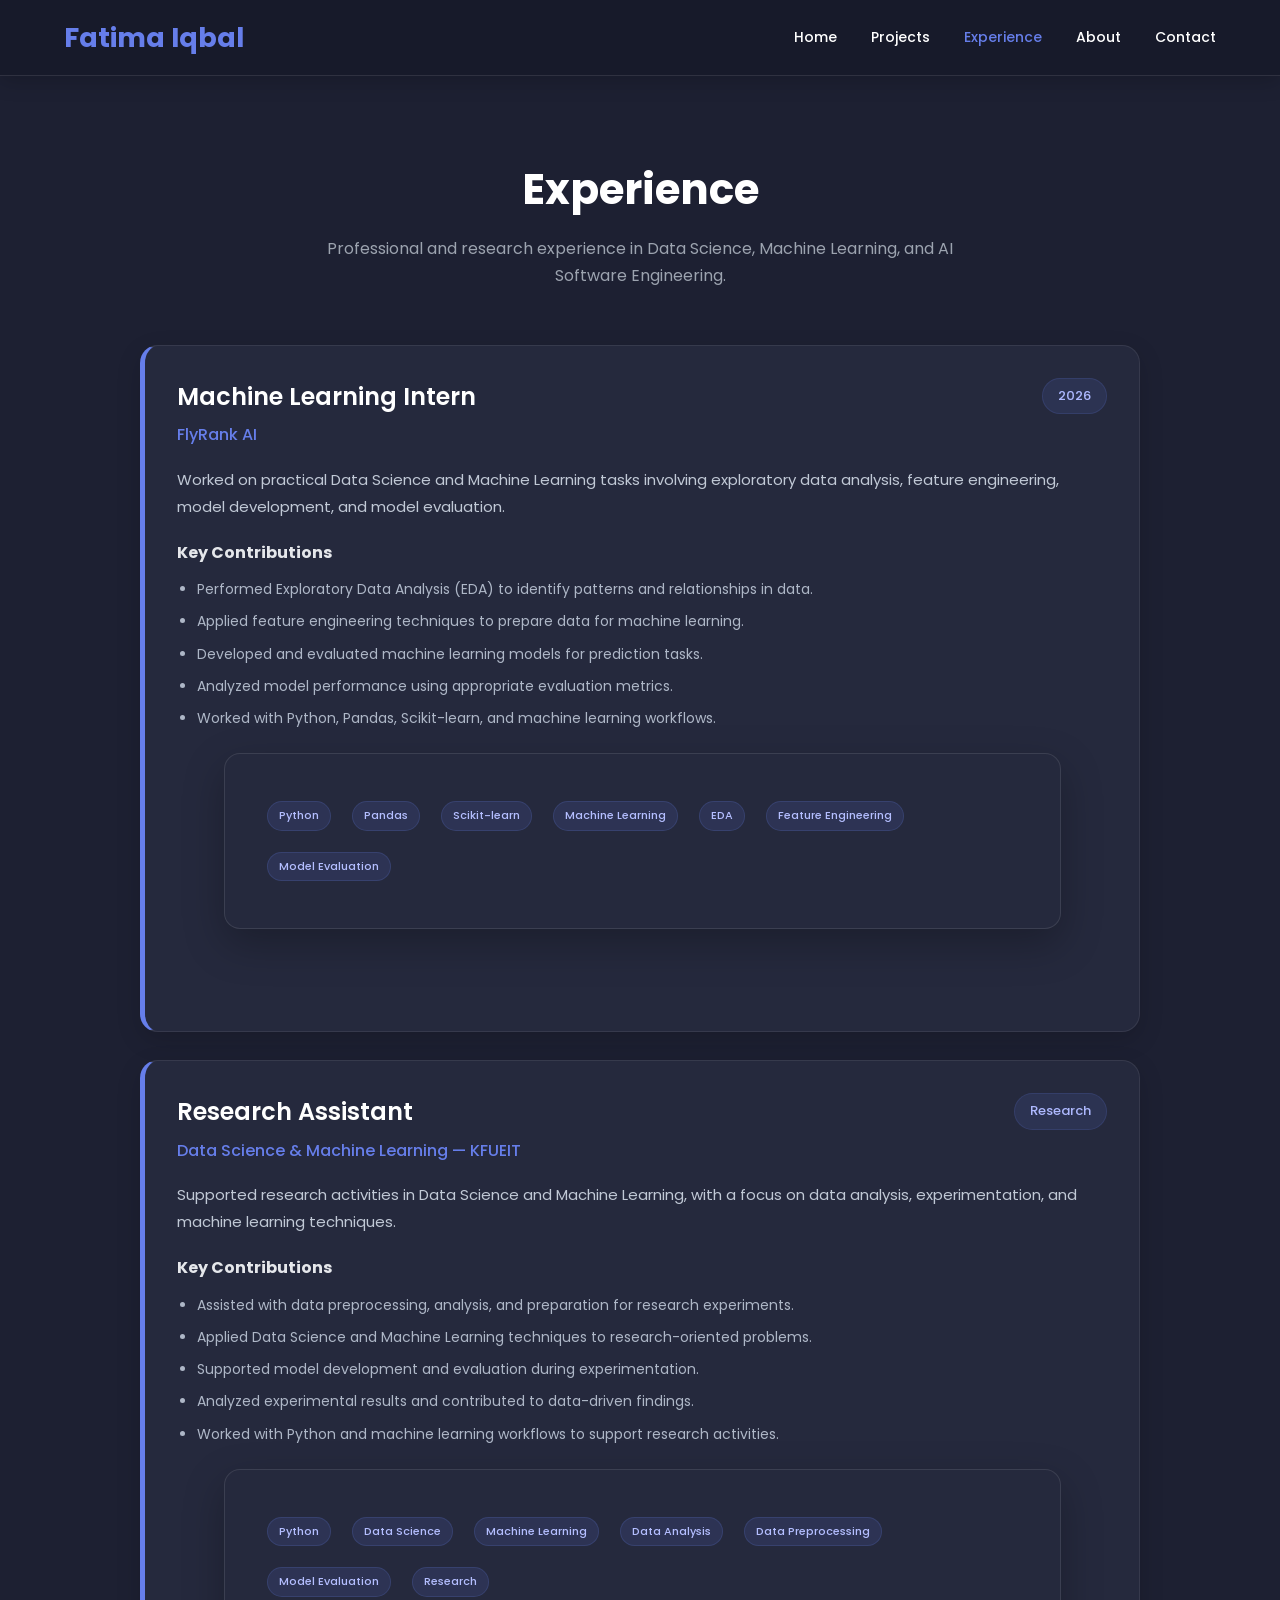
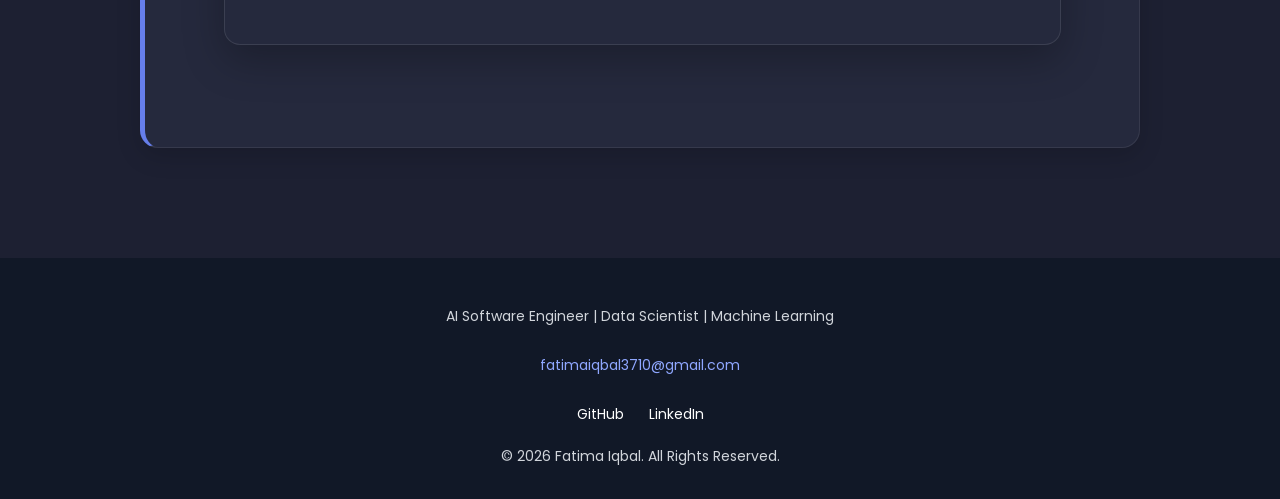
<file: experience.html>
<!DOCTYPE html>
<html lang="en">

<head>

    <meta charset="UTF-8">
    <meta name="viewport" content="width=device-width, initial-scale=1.0">

    <!-- ================= SEO ================= -->

    <title>Experience | Fatima Iqbal - AI Software Engineer</title>

    <meta
        name="description"
        content="View Fatima Iqbal's professional and research experience in AI, Data Science, Machine Learning, and software engineering."
    >

    <meta
        name="author"
        content="Fatima Iqbal"
    >

    <!-- ================= SOCIAL SHARE ================= -->

    <meta
        property="og:title"
        content="Fatima Iqbal | AI Software Engineer - Experience"
    >

    <meta
        property="og:description"
        content="Explore Fatima Iqbal's experience in Data Science, Machine Learning, Artificial Intelligence, and research."
    >

    <meta
        property="og:type"
        content="website"
    >

    <!-- ================= CSS ================= -->

    <link rel="stylesheet" href="style.css">


    <!-- ================= GOOGLE FONT ================= -->

    <link rel="preconnect" href="https://fonts.googleapis.com">

    <link
        rel="preconnect"
        href="https://fonts.gstatic.com"
        crossorigin
    >

    <link
        href="https://fonts.googleapis.com/css2?family=Poppins:wght@300;400;500;600;700&display=swap"
        rel="stylesheet"
    >


    <!-- =====================================================
         EXPERIENCE PAGE CSS
    ===================================================== -->

    <style>

        .experience-section {
            max-width: 1050px;
            margin: 0 auto;
            padding: 80px 25px;
        }


        /* ================= HEADING ================= */

        .section-heading {
            text-align: center;
            margin-bottom: 55px;
        }

        .section-heading h1 {
            font-size: 42px;
            font-weight: 700;
            color: #ffffff;
            margin-bottom: 12px;
        }

        .section-heading p {
            font-size: 16px;
            color: #9ca3af;
            max-width: 650px;
            margin: auto;
            line-height: 1.7;
        }


        /* ================= EXPERIENCE CONTAINER ================= */

        .experience-container {
            display: flex;
            flex-direction: column;
            gap: 28px;
        }


        /* ================= EXPERIENCE CARD ================= */

        .experience-card {
            background: #25293d;
            padding: 32px;
            border-radius: 18px;

            border: 1px solid rgba(255, 255, 255, 0.08);
            border-left: 5px solid #667eea;

            box-shadow: 0 8px 25px rgba(0, 0, 0, 0.15);

            transition: 0.3s ease;
        }

        .experience-card:hover {
            transform: translateY(-5px);

            background: #25293d;

            border-left-color: #667eea;

            box-shadow: 0 14px 35px rgba(0, 0, 0, 0.22);
        }


        /* ================= CARD TOP ================= */

        .experience-top {
            display: flex;
            justify-content: space-between;
            align-items: flex-start;

            gap: 20px;
            margin-bottom: 18px;
        }

        .experience-top h2 {
            font-size: 24px;
            font-weight: 600;

            color: #ffffff;

            margin-bottom: 6px;
        }

        .experience-top h3 {
            font-size: 16px;
            font-weight: 500;

            color: #667eea;
        }


        /* ================= DATE ================= */

        .experience-date {
            background: rgba(102, 126, 234, 0.12);

            color: #aeb9ff;

            padding: 7px 15px;

            border-radius: 20px;

            font-size: 13px;
            font-weight: 500;

            white-space: nowrap;

            border: 1px solid rgba(102, 126, 234, 0.15);
        }


        /* ================= DESCRIPTION ================= */

        .experience-intro {
            color: #c1c9d6;

            font-size: 15px;

            line-height: 1.8;

            margin-bottom: 20px;
        }


        /* ================= KEY CONTRIBUTIONS ================= */

        .experience-card h4 {
            font-size: 16px;

            color: #e5e7eb;

            margin-bottom: 12px;
        }

        .experience-card ul {
            padding-left: 20px;

            margin-bottom: 22px;
        }

        .experience-card li {
            color: #aeb7c7;

            font-size: 14px;

            line-height: 1.8;

            margin-bottom: 7px;
        }


        /* ================= SKILLS ================= */

        .skills {
            display: flex;

            flex-wrap: wrap;

            gap: 8px;
        }

        .skills span {
            background: rgba(102, 126, 234, 0.10);

            color: #aeb9ff;

            padding: 6px 13px;

            border-radius: 20px;

            font-size: 12px;

            font-weight: 500;

            border: 1px solid rgba(102, 126, 234, 0.15);
        }


        /* =====================================================
           FOOTER
        ===================================================== */

        .experience-footer {
            width: 100%;

            background: #111827 !important;

            color: #ffffff !important;

            padding: 42px 20px 25px;

            margin-top: 30px;

            text-align: center;

            border: none !important;
            border-top: none !important;
            border-bottom: none !important;
        }


        .footer-content {
            max-width: 1100px;

            margin: 0 auto;

            display: flex;

            flex-direction: column;

            justify-content: center;

            align-items: center;

            gap: 15px;

            text-align: center;
        }


        .footer-content p {
            color: #d1d5db;

            font-size: 14px;

            line-height: 1.7;

            text-align: center;
        }


        .footer-email {
            margin-top: 5px;
        }


        .footer-email a {
            color: #8fa7ff;

            text-decoration: none;
        }


        .footer-email a:hover {
            color: #ffffff;
        }


        /* ================= FOOTER LINKS ================= */

        .footer-links {
            display: flex;

            justify-content: center;

            align-items: center;

            gap: 25px;

            margin-top: 5px;
        }


        .footer-links a {
            color: #ffffff;

            text-decoration: none;

            font-size: 14px;

            transition: 0.3s ease;
        }


        .footer-links a:hover {
            color: #8fa7ff;
        }


        /* =====================================================
           RESPONSIVE
        ===================================================== */

        @media (max-width: 700px) {

            .experience-section {
                padding: 60px 18px;
            }

            .section-heading h1 {
                font-size: 34px;
            }

            .experience-card {
                padding: 24px;
            }

            .experience-top {
                flex-direction: column;
            }

            .experience-footer {
                padding: 35px 20px 25px;
            }

            .footer-links {
                flex-wrap: wrap;

                justify-content: center;
            }
        }

    </style>

</head>


<body>


<!-- =====================================================
     NAVBAR
===================================================== -->

<header>

    <nav class="navbar">

        <h2 class="logo">
            Fatima Iqbal
        </h2>

        <div class="nav-links">

            <a href="index.html">
                Home
            </a>

            <a href="projects.html">
                Projects
            </a>

            <a href="experience.html" class="active">
                Experience
            </a>

            <a href="about.html">
                About
            </a>

            <a href="contact.html">
                Contact
            </a>

        </div>

    </nav>

</header>


<!-- =====================================================
     EXPERIENCE
===================================================== -->

<main>

    <section class="experience-section">


        <!-- ================= HEADING ================= -->

        <div class="section-heading">

            <h1>
                Experience
            </h1>

            <p>
                Professional and research experience in Data Science,
                Machine Learning, and AI Software Engineering.
            </p>

        </div>


        <div class="experience-container">


            <!-- =================================================
                 FLYRANK
            ================================================== -->

            <div class="experience-card">

                <div class="experience-top">

                    <div>

                        <h2>
                            Machine Learning Intern
                        </h2>

                        <h3>
                            FlyRank AI
                        </h3>

                    </div>

                    <span class="experience-date">
                        2026
                    </span>

                </div>


                <p class="experience-intro">

                    Worked on practical Data Science and Machine Learning
                    tasks involving exploratory data analysis, feature
                    engineering, model development, and model evaluation.

                </p>


                <h4>
                    Key Contributions
                </h4>


                <ul>

                    <li>
                        Performed Exploratory Data Analysis (EDA) to identify
                        patterns and relationships in data.
                    </li>

                    <li>
                        Applied feature engineering techniques to prepare
                        data for machine learning.
                    </li>

                    <li>
                        Developed and evaluated machine learning models
                        for prediction tasks.
                    </li>

                    <li>
                        Analyzed model performance using appropriate
                        evaluation metrics.
                    </li>

                    <li>
                        Worked with Python, Pandas, Scikit-learn, and
                        machine learning workflows.
                    </li>

                </ul>


                <div class="skills">

                    <span>Python</span>
                    <span>Pandas</span>
                    <span>Scikit-learn</span>
                    <span>Machine Learning</span>
                    <span>EDA</span>
                    <span>Feature Engineering</span>
                    <span>Model Evaluation</span>

                </div>

            </div>


            <!-- =================================================
                 RESEARCH ASSISTANT
            ================================================== -->

            <div class="experience-card">

                <div class="experience-top">

                    <div>

                        <h2>
                            Research Assistant
                        </h2>

                        <h3>
                            Data Science & Machine Learning — KFUEIT
                        </h3>

                    </div>

                    <span class="experience-date">
                        Research
                    </span>

                </div>


                <p class="experience-intro">

                    Supported research activities in Data Science and
                    Machine Learning, with a focus on data analysis,
                    experimentation, and machine learning techniques.

                </p>


                <h4>
                    Key Contributions
                </h4>


                <ul>

                    <li>
                        Assisted with data preprocessing, analysis, and
                        preparation for research experiments.
                    </li>

                    <li>
                        Applied Data Science and Machine Learning
                        techniques to research-oriented problems.
                    </li>

                    <li>
                        Supported model development and evaluation
                        during experimentation.
                    </li>

                    <li>
                        Analyzed experimental results and contributed
                        to data-driven findings.
                    </li>

                    <li>
                        Worked with Python and machine learning
                        workflows to support research activities.
                    </li>

                </ul>


                <div class="skills">

                    <span>Python</span>
                    <span>Data Science</span>
                    <span>Machine Learning</span>
                    <span>Data Analysis</span>
                    <span>Data Preprocessing</span>
                    <span>Model Evaluation</span>
                    <span>Research</span>

                </div>

            </div>


        </div>

    </section>

</main>


<!-- =====================================================
     FOOTER
===================================================== -->

<footer class="experience-footer">

    <div class="footer-content">


        <p>
            AI Software Engineer | Data Scientist |
            Machine Learning
        </p>


        <p class="footer-email">

            <a href="mailto:fatimaiqbal3710@gmail.com">
                fatimaiqbal3710@gmail.com
            </a>

        </p>


        <div class="footer-links">

            <a
                href="https://github.com/fatimaiqbal34"
                target="_blank"
                rel="noopener noreferrer"
            >
                GitHub
            </a>


            <a
                href="https://www.linkedin.com/in/fatima-iqbal-3062a03a8/"
                target="_blank"
                rel="noopener noreferrer"
            >
                LinkedIn
            </a>

        </div>


        <p>
            © 2026 Fatima Iqbal. All Rights Reserved.
        </p>


    </div>

</footer>


</body>

</html>
</file>
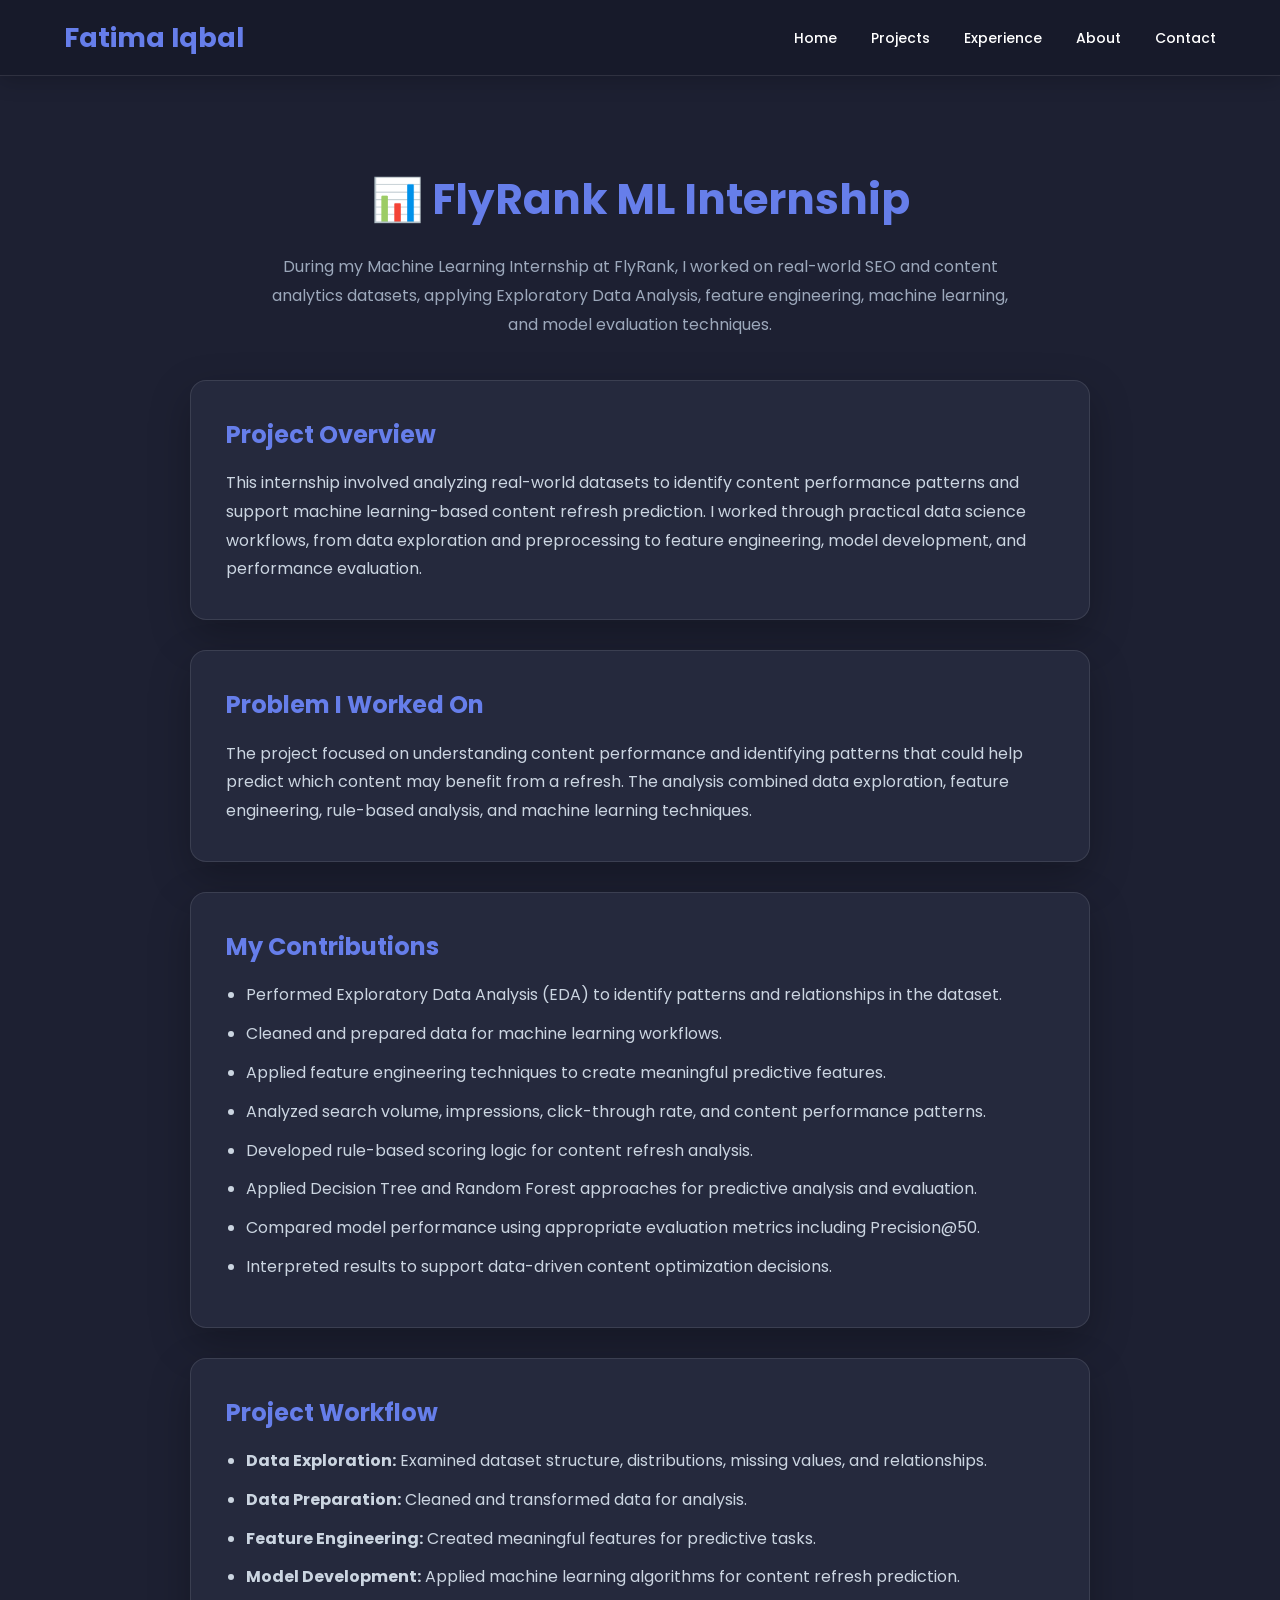
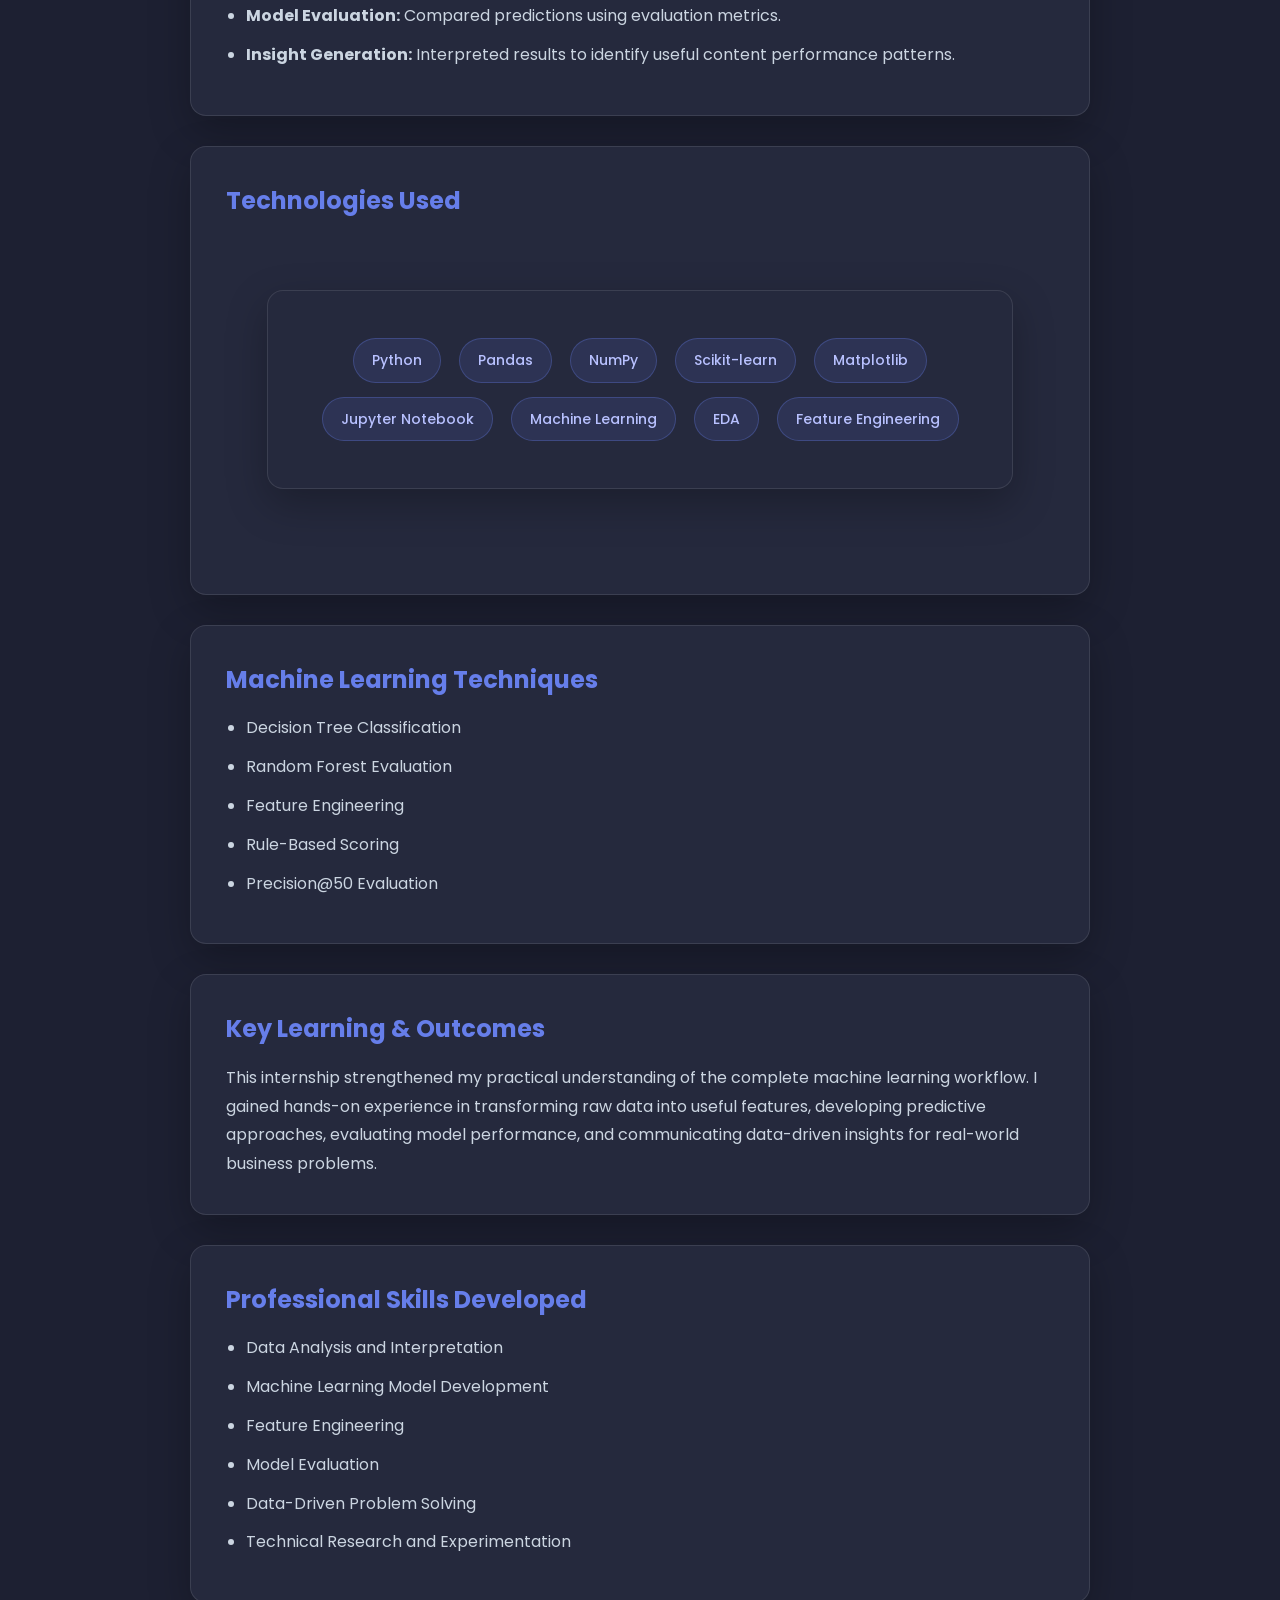
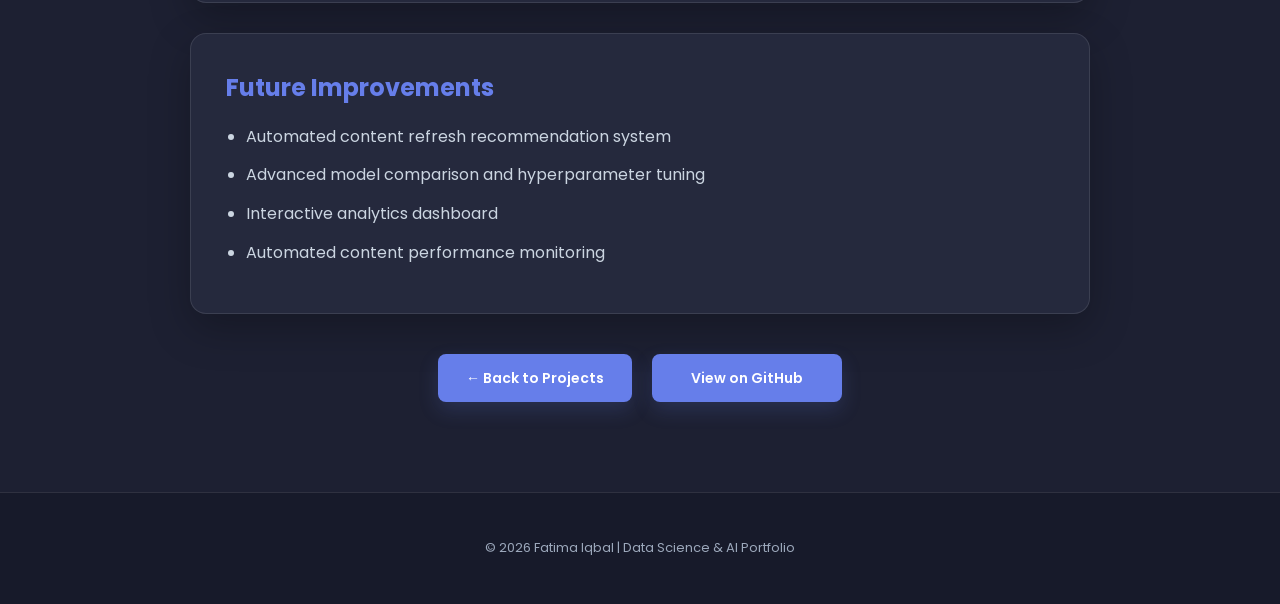
<file: flyrank.html>
<!DOCTYPE html>
<html lang="en">

<head>

    <meta charset="UTF-8">
    <meta name="viewport" content="width=device-width, initial-scale=1.0">

    <title>FlyRank ML Internship | Fatima Iqbal</title>

    <link rel="stylesheet" href="style.css">

</head>


<body>


<!-- ================= NAVBAR ================= -->

<header>

    <nav>

        <h2 class="logo">Fatima Iqbal</h2>

        <ul>

            <li>
                <a href="index.html">Home</a>
            </li>

            <li>
                <a href="projects.html">Projects</a>
            </li>

            <li>
                <a href="experience.html">Experience</a>
            </li>
            <li>
                <a href="about.html">About</a>
            </li>
            <li>
                <a href="contact.html">Contact</a>
            </li>

        </ul>

    </nav>

</header>



<!-- ================= PROJECT DETAIL ================= -->

<section class="project-detail">


    <h1>📊 FlyRank ML Internship</h1>


    <p class="project-intro">

        During my Machine Learning Internship at FlyRank, I worked
        on real-world SEO and content analytics datasets, applying
        Exploratory Data Analysis, feature engineering, machine
        learning, and model evaluation techniques.

    </p>



    <!-- ================= OVERVIEW ================= -->

    <div class="project-box">

        <h2>Project Overview</h2>

        <p>

            This internship involved analyzing real-world datasets
            to identify content performance patterns and support
            machine learning-based content refresh prediction.

            I worked through practical data science workflows,
            from data exploration and preprocessing to feature
            engineering, model development, and performance
            evaluation.

        </p>

    </div>



    <!-- ================= PROBLEM ================= -->

    <div class="project-box">

        <h2>Problem I Worked On</h2>

        <p>

            The project focused on understanding content performance
            and identifying patterns that could help predict which
            content may benefit from a refresh.

            The analysis combined data exploration, feature
            engineering, rule-based analysis, and machine learning
            techniques.

        </p>

    </div>



    <!-- ================= CONTRIBUTIONS ================= -->

    <div class="project-box">

        <h2>My Contributions</h2>

        <ul>

            <li>
                Performed Exploratory Data Analysis (EDA) to identify
                patterns and relationships in the dataset.
            </li>

            <li>
                Cleaned and prepared data for machine learning workflows.
            </li>

            <li>
                Applied feature engineering techniques to create
                meaningful predictive features.
            </li>

            <li>
                Analyzed search volume, impressions, click-through
                rate, and content performance patterns.
            </li>

            <li>
                Developed rule-based scoring logic for content
                refresh analysis.
            </li>

            <li>
                Applied Decision Tree and Random Forest approaches
                for predictive analysis and evaluation.
            </li>

            <li>
                Compared model performance using appropriate
                evaluation metrics including Precision@50.
            </li>

            <li>
                Interpreted results to support data-driven
                content optimization decisions.
            </li>

        </ul>

    </div>



    <!-- ================= WORKFLOW ================= -->

    <div class="project-box">

        <h2>Project Workflow</h2>

        <ul>

            <li>
                <strong>Data Exploration:</strong>
                Examined dataset structure, distributions,
                missing values, and relationships.
            </li>

            <li>
                <strong>Data Preparation:</strong>
                Cleaned and transformed data for analysis.
            </li>

            <li>
                <strong>Feature Engineering:</strong>
                Created meaningful features for predictive tasks.
            </li>

            <li>
                <strong>Model Development:</strong>
                Applied machine learning algorithms for
                content refresh prediction.
            </li>

            <li>
                <strong>Model Evaluation:</strong>
                Compared predictions using evaluation metrics.
            </li>

            <li>
                <strong>Insight Generation:</strong>
                Interpreted results to identify useful
                content performance patterns.
            </li>

        </ul>

    </div>



    <!-- ================= TECH STACK ================= -->

    <div class="project-box">

        <h2>Technologies Used</h2>


        <div class="skills">

            <span>Python</span>

            <span>Pandas</span>

            <span>NumPy</span>

            <span>Scikit-learn</span>

            <span>Matplotlib</span>

            <span>Jupyter Notebook</span>

            <span>Machine Learning</span>

            <span>EDA</span>

            <span>Feature Engineering</span>

        </div>

    </div>



    <!-- ================= ML TECHNIQUES ================= -->

    <div class="project-box">

        <h2>Machine Learning Techniques</h2>

        <ul>

            <li>
                Decision Tree Classification
            </li>

            <li>
                Random Forest Evaluation
            </li>

            <li>
                Feature Engineering
            </li>

            <li>
                Rule-Based Scoring
            </li>

            <li>
                Precision@50 Evaluation
            </li>

        </ul>

    </div>



    <!-- ================= KEY INSIGHTS ================= -->

    <div class="project-box">

        <h2>Key Learning & Outcomes</h2>

        <p>

            This internship strengthened my practical understanding
            of the complete machine learning workflow.

            I gained hands-on experience in transforming raw data
            into useful features, developing predictive approaches,
            evaluating model performance, and communicating
            data-driven insights for real-world business problems.

        </p>

    </div>



    <!-- ================= PROFESSIONAL SKILLS ================= -->

    <div class="project-box">

        <h2>Professional Skills Developed</h2>

        <ul>

            <li>
                Data Analysis and Interpretation
            </li>

            <li>
                Machine Learning Model Development
            </li>

            <li>
                Feature Engineering
            </li>

            <li>
                Model Evaluation
            </li>

            <li>
                Data-Driven Problem Solving
            </li>

            <li>
                Technical Research and Experimentation
            </li>

        </ul>

    </div>



    <!-- ================= FUTURE ================= -->

    <div class="project-box">

        <h2>Future Improvements</h2>

        <ul>

            <li>
                Automated content refresh recommendation system
            </li>

            <li>
                Advanced model comparison and hyperparameter tuning
            </li>

            <li>
                Interactive analytics dashboard
            </li>

            <li>
                Automated content performance monitoring
            </li>

        </ul>

    </div>



    <!-- ================= BUTTONS ================= -->

    <div class="project-buttons">

        <a href="projects.html" class="btn">
            ← Back to Projects
        </a>


        <a href="https://github.com/fatimaiqbal34/FlyRank-ML-Internship"
           target="_blank"
           rel="noopener noreferrer"
           class="btn">

            View on GitHub

        </a>

    </div>


</section>



<!-- ================= FOOTER ================= -->

<footer>

    <p>
        © 2026 Fatima Iqbal | Data Science & AI Portfolio
    </p>

</footer>


</body>

</html>
</file>
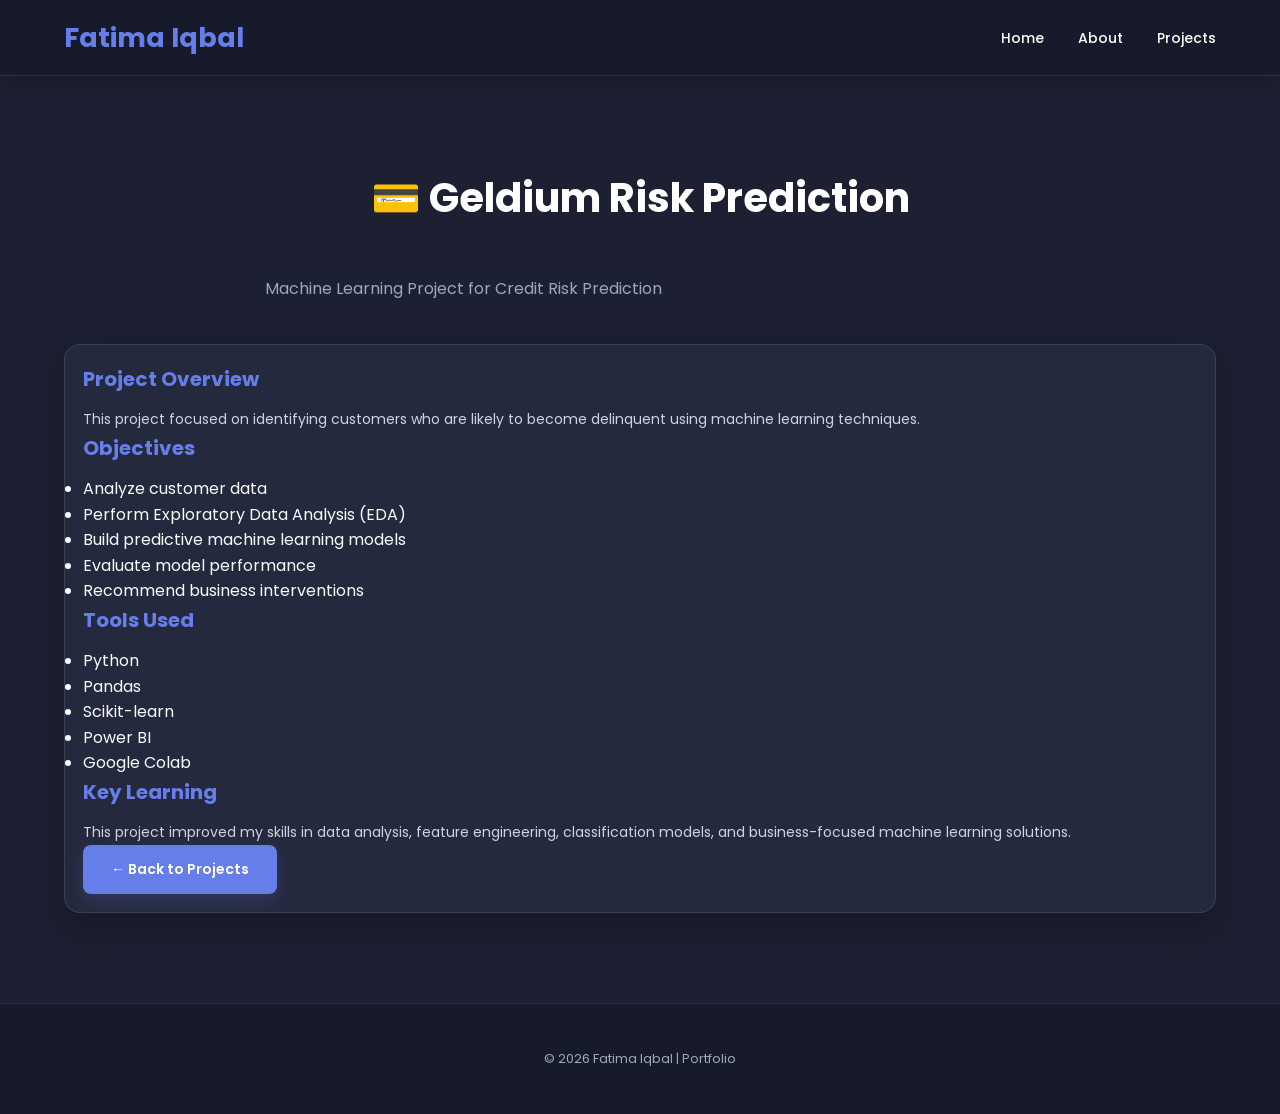
<file: geldium.html>
<!DOCTYPE html>
<html lang="en">
<head>
    <meta charset="UTF-8">
    <meta name="viewport" content="width=device-width, initial-scale=1.0">
    <title>Geldium Risk Prediction | Fatima Iqbal</title>
    <link rel="stylesheet" href="style.css">
</head>

<body>

<header>
<nav>

<h2 class="logo">Fatima Iqbal</h2>

<ul>
<li><a href="index.html">Home</a></li>
<li><a href="about.html">About</a></li>
<li><a href="projects.html">Projects</a></li>
</ul>

</nav>
</header>

<section class="projects">

<h1>💳 Geldium Risk Prediction</h1>

<p class="project-intro">
Machine Learning Project for Credit Risk Prediction
</p>

<div class="project-card">

<h2>Project Overview</h2>

<p>
This project focused on identifying customers who are likely to become delinquent using machine learning techniques.
</p>

<h2>Objectives</h2>

<ul>
<li>Analyze customer data</li>
<li>Perform Exploratory Data Analysis (EDA)</li>
<li>Build predictive machine learning models</li>
<li>Evaluate model performance</li>
<li>Recommend business interventions</li>
</ul>

<h2>Tools Used</h2>

<ul>
<li>Python</li>
<li>Pandas</li>
<li>Scikit-learn</li>
<li>Power BI</li>
<li>Google Colab</li>
</ul>

<h2>Key Learning</h2>

<p>
This project improved my skills in data analysis, feature engineering,
classification models, and business-focused machine learning solutions.
</p>

<a href="projects.html" class="btn">
← Back to Projects
</a>

</div>

</section>

<footer>
<p>© 2026 Fatima Iqbal | Portfolio</p>
</footer>

</body>
</html>
</file>
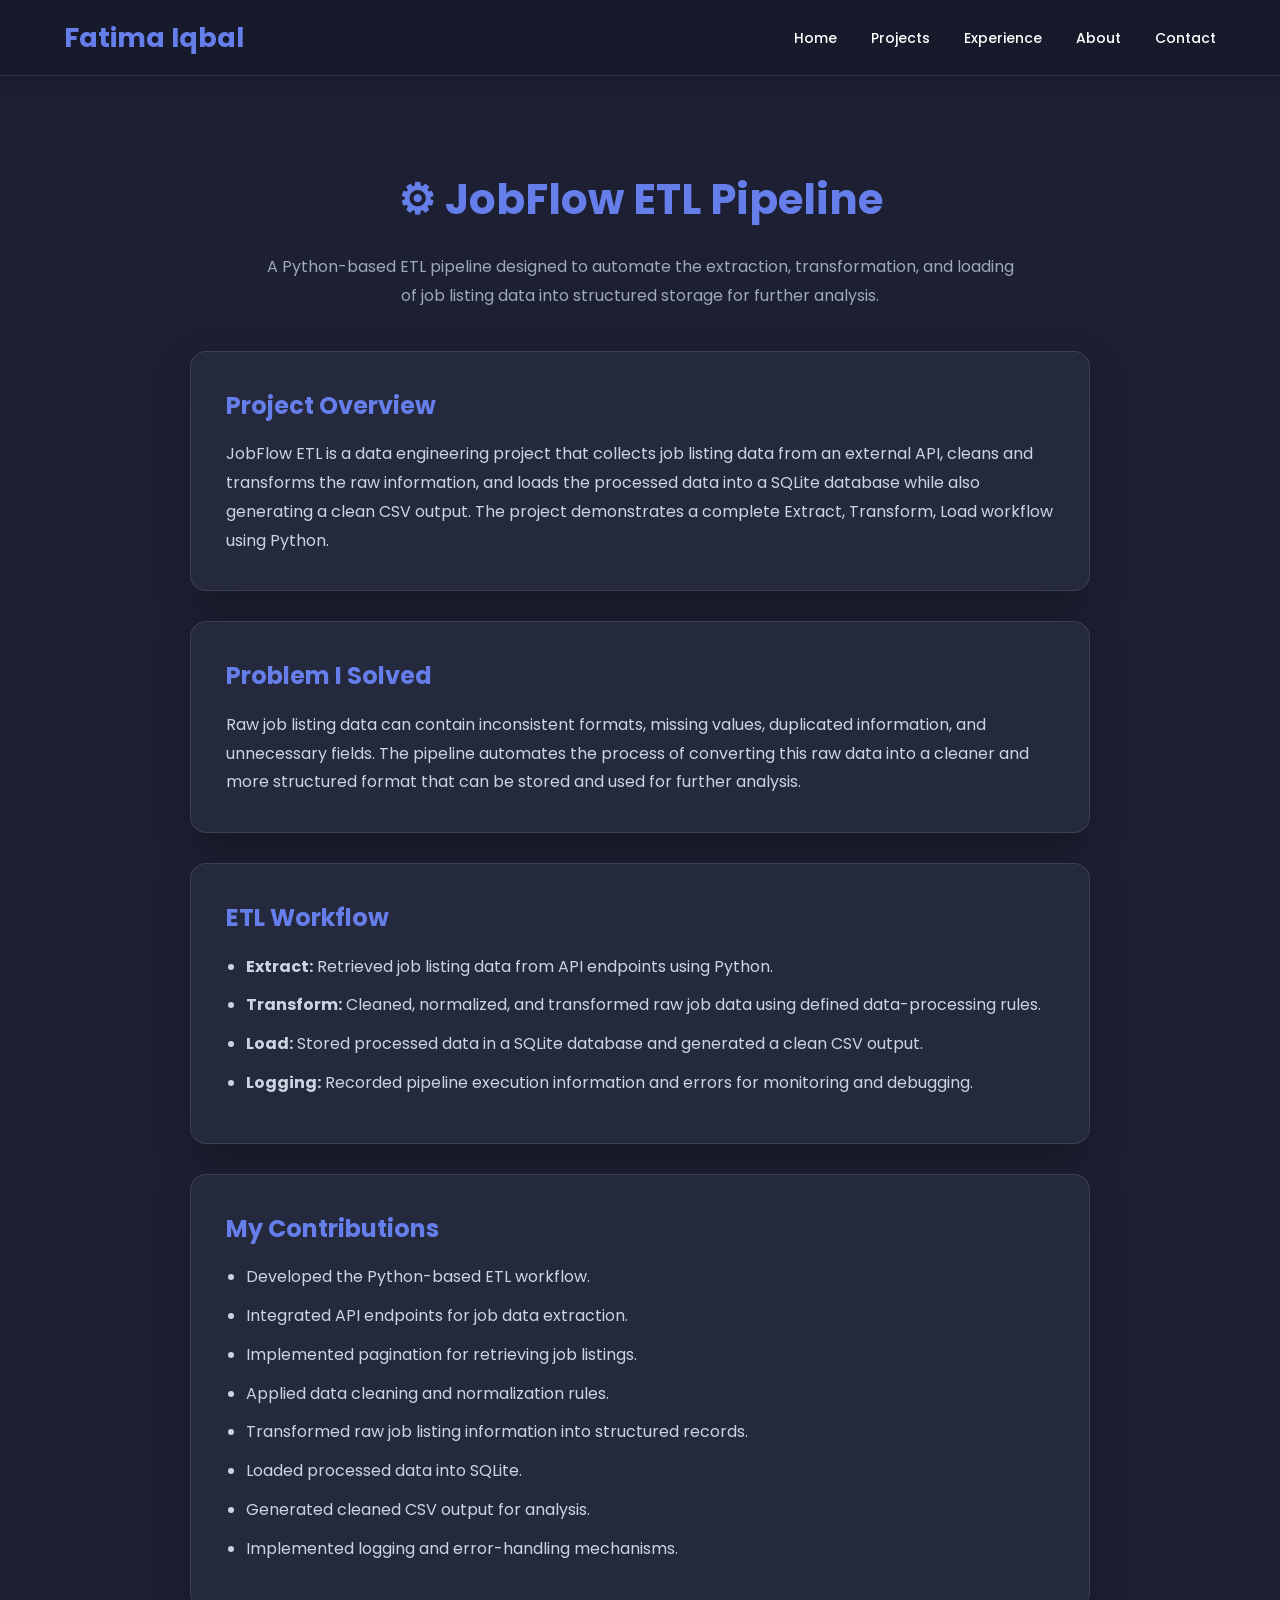
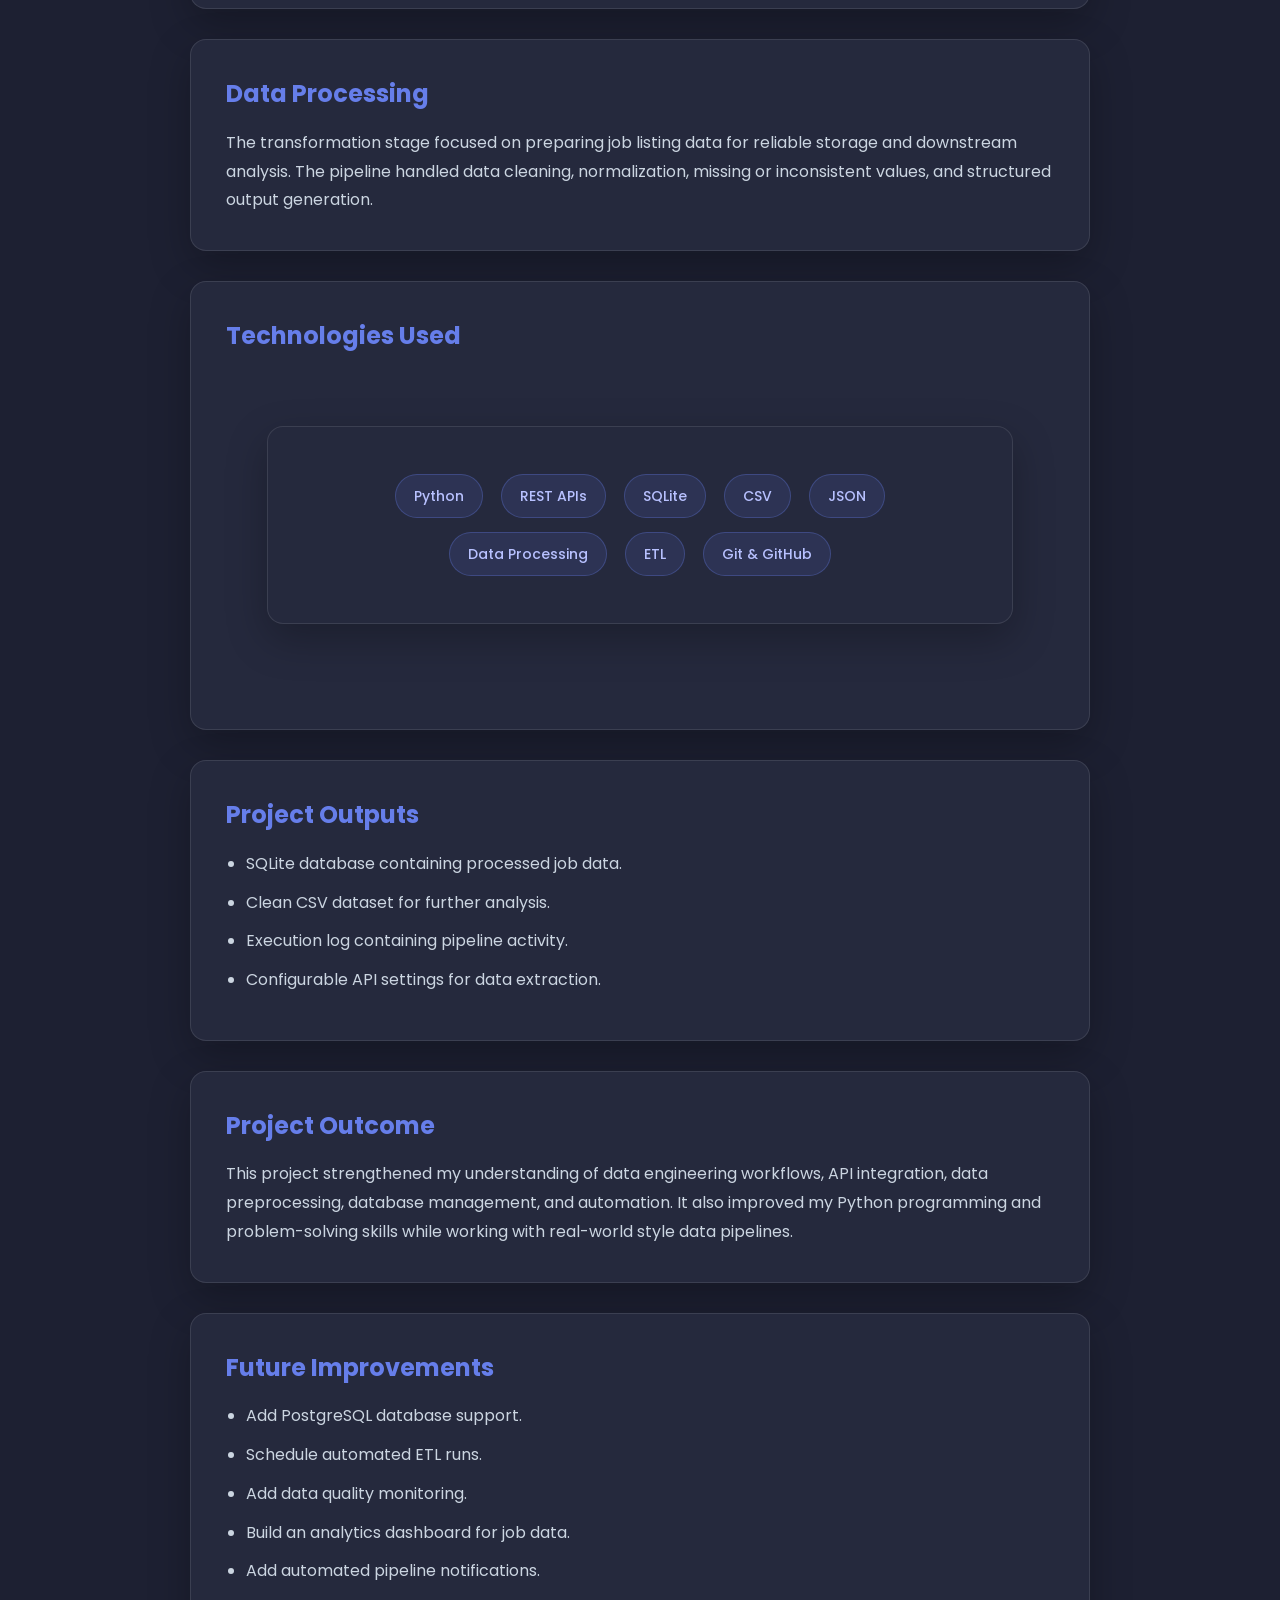
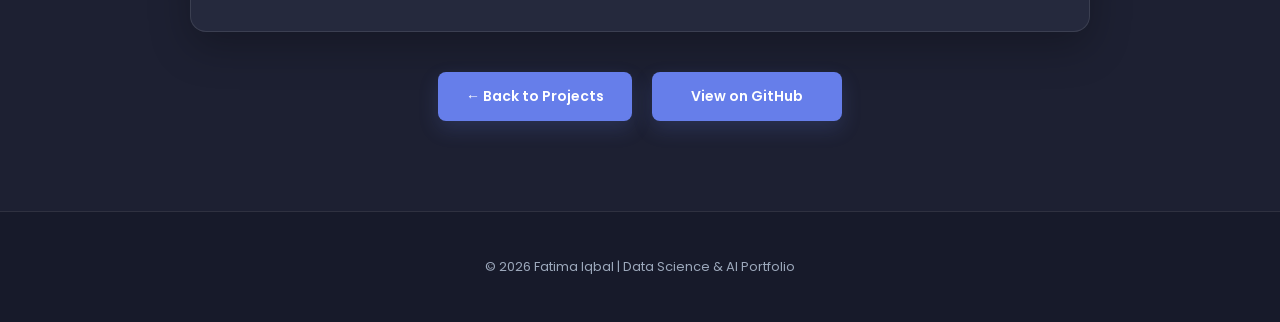
<file: jobflow.html>
<!DOCTYPE html>
<html lang="en">

<head>

    <meta charset="UTF-8">
    <meta name="viewport" content="width=device-width, initial-scale=1.0">

    <title>JobFlow ETL Pipeline | Fatima Iqbal</title>

    <link rel="stylesheet" href="style.css">

</head>


<body>


<!-- ================= NAVBAR ================= -->

<header>

    <nav>

        <h2 class="logo">Fatima Iqbal</h2>

        <ul>

            <li>
                <a href="index.html">Home</a>
            </li>

            <li>
                <a href="projects.html">Projects</a>
            </li>

            <li>
                <a href="experience.html">Experience</a>
            </li>
            <li>
                <a href="about.html">About</a>
            </li>
            <li>
                <a href="contact.html">Contact</a>
            </li>
        </ul>

    </nav>

</header>



<!-- ================= PROJECT DETAIL ================= -->

<section class="project-detail">


    <h1>⚙ JobFlow ETL Pipeline</h1>


    <p class="project-intro">

        A Python-based ETL pipeline designed to automate the
        extraction, transformation, and loading of job listing
        data into structured storage for further analysis.

    </p>



    <!-- ================= OVERVIEW ================= -->

    <div class="project-box">

        <h2>Project Overview</h2>

        <p>

            JobFlow ETL is a data engineering project that collects
            job listing data from an external API, cleans and
            transforms the raw information, and loads the processed
            data into a SQLite database while also generating a
            clean CSV output.

            The project demonstrates a complete Extract,
            Transform, Load workflow using Python.

        </p>

    </div>



    <!-- ================= PROBLEM ================= -->

    <div class="project-box">

        <h2>Problem I Solved</h2>

        <p>

            Raw job listing data can contain inconsistent formats,
            missing values, duplicated information, and unnecessary
            fields.

            The pipeline automates the process of converting this
            raw data into a cleaner and more structured format that
            can be stored and used for further analysis.

        </p>

    </div>



    <!-- ================= ETL WORKFLOW ================= -->

    <div class="project-box">

        <h2>ETL Workflow</h2>

        <ul>

            <li>

                <strong>Extract:</strong>
                Retrieved job listing data from API endpoints
                using Python.

            </li>

            <li>

                <strong>Transform:</strong>
                Cleaned, normalized, and transformed raw job data
                using defined data-processing rules.

            </li>

            <li>

                <strong>Load:</strong>
                Stored processed data in a SQLite database and
                generated a clean CSV output.

            </li>

            <li>

                <strong>Logging:</strong>
                Recorded pipeline execution information and
                errors for monitoring and debugging.

            </li>

        </ul>

    </div>



    <!-- ================= CONTRIBUTIONS ================= -->

    <div class="project-box">

        <h2>My Contributions</h2>

        <ul>

            <li>
                Developed the Python-based ETL workflow.
            </li>

            <li>
                Integrated API endpoints for job data extraction.
            </li>

            <li>
                Implemented pagination for retrieving job listings.
            </li>

            <li>
                Applied data cleaning and normalization rules.
            </li>

            <li>
                Transformed raw job listing information into
                structured records.
            </li>

            <li>
                Loaded processed data into SQLite.
            </li>

            <li>
                Generated cleaned CSV output for analysis.
            </li>

            <li>
                Implemented logging and error-handling mechanisms.
            </li>

        </ul>

    </div>



    <!-- ================= DATA PROCESSING ================= -->

    <div class="project-box">

        <h2>Data Processing</h2>

        <p>

            The transformation stage focused on preparing job
            listing data for reliable storage and downstream
            analysis.

            The pipeline handled data cleaning, normalization,
            missing or inconsistent values, and structured output
            generation.

        </p>

    </div>



    <!-- ================= TECHNOLOGIES ================= -->

    <div class="project-box">

        <h2>Technologies Used</h2>


        <div class="skills">

            <span>Python</span>

            <span>REST APIs</span>

            <span>SQLite</span>

            <span>CSV</span>

            <span>JSON</span>

            <span>Data Processing</span>

            <span>ETL</span>

            <span>Git & GitHub</span>

        </div>

    </div>



    <!-- ================= PROJECT STRUCTURE ================= -->

    <div class="project-box">

        <h2>Project Outputs</h2>

        <ul>

            <li>
                SQLite database containing processed job data.
            </li>

            <li>
                Clean CSV dataset for further analysis.
            </li>

            <li>
                Execution log containing pipeline activity.
            </li>

            <li>
                Configurable API settings for data extraction.
            </li>

        </ul>

    </div>



    <!-- ================= OUTCOME ================= -->

    <div class="project-box">

        <h2>Project Outcome</h2>

        <p>

            This project strengthened my understanding of data
            engineering workflows, API integration, data
            preprocessing, database management, and automation.

            It also improved my Python programming and
            problem-solving skills while working with
            real-world style data pipelines.

        </p>

    </div>



    <!-- ================= FUTURE IMPROVEMENTS ================= -->

    <div class="project-box">

        <h2>Future Improvements</h2>

        <ul>

            <li>
                Add PostgreSQL database support.
            </li>

            <li>
                Schedule automated ETL runs.
            </li>

            <li>
                Add data quality monitoring.
            </li>

            <li>
                Build an analytics dashboard for job data.
            </li>

            <li>
                Add automated pipeline notifications.
            </li>

        </ul>

    </div>



    <!-- ================= BUTTONS ================= -->

    <div class="project-buttons">

        <a href="projects.html" class="btn">
            ← Back to Projects
        </a>


        <a href="https://github.com/fatimaiqbal34/JobFlow-ETL"
           target="_blank"
           rel="noopener noreferrer"
           class="btn">

            View on GitHub

        </a>

    </div>


</section>



<!-- ================= FOOTER ================= -->

<footer>

    <p>
        © 2026 Fatima Iqbal | Data Science & AI Portfolio
    </p>

</footer>


</body>

</html>
</file>
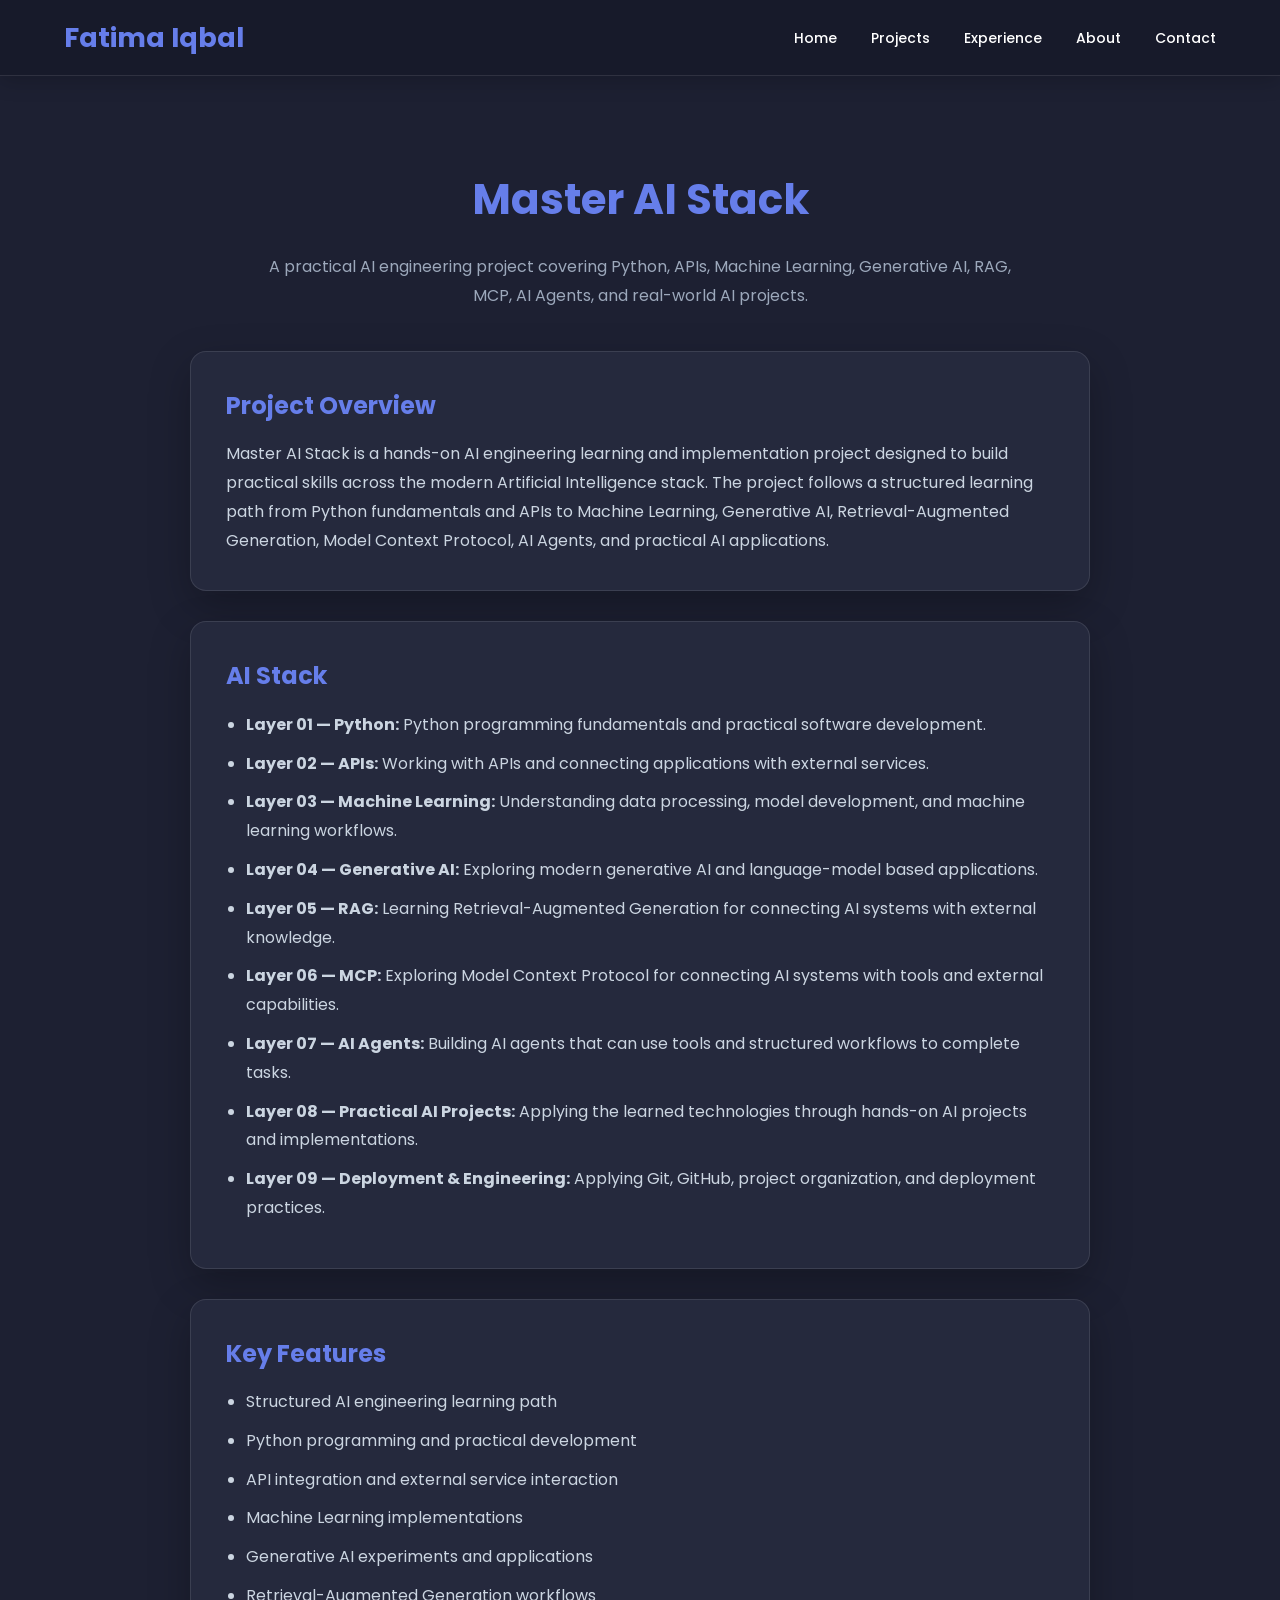
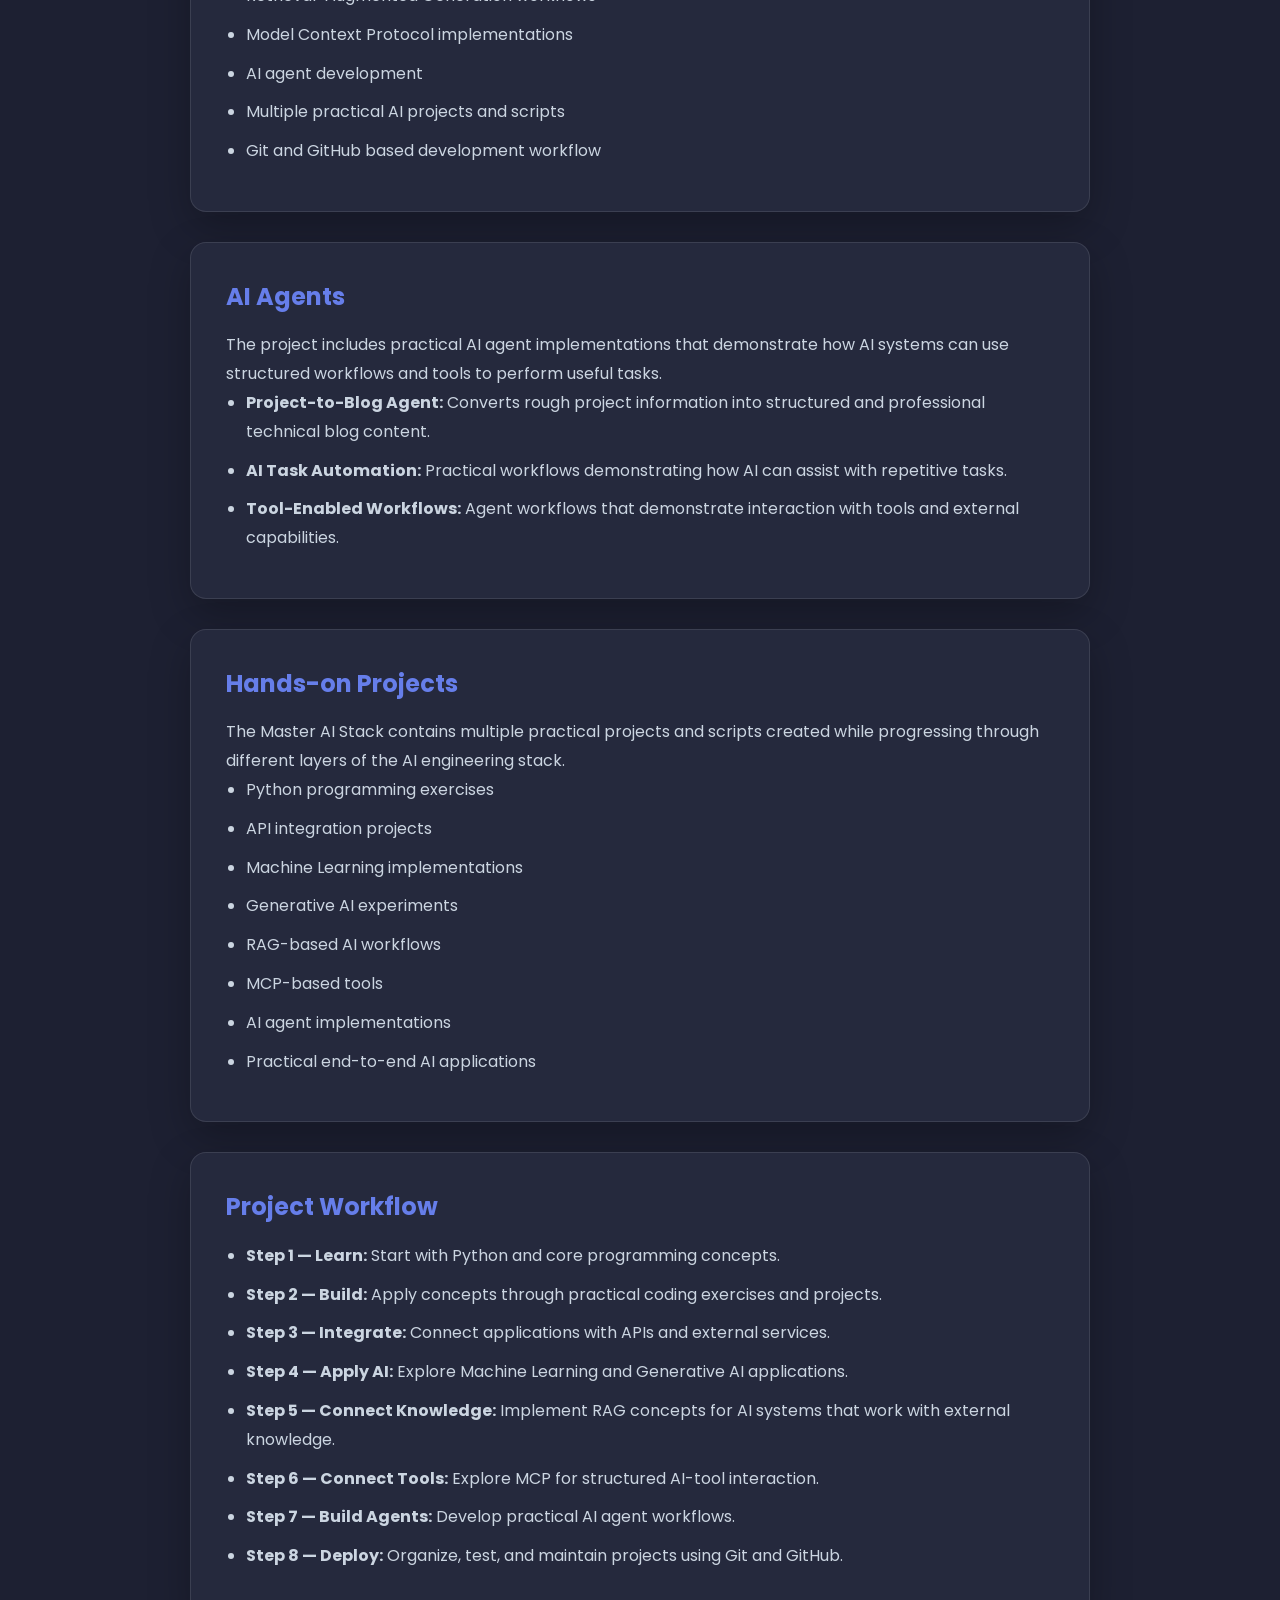
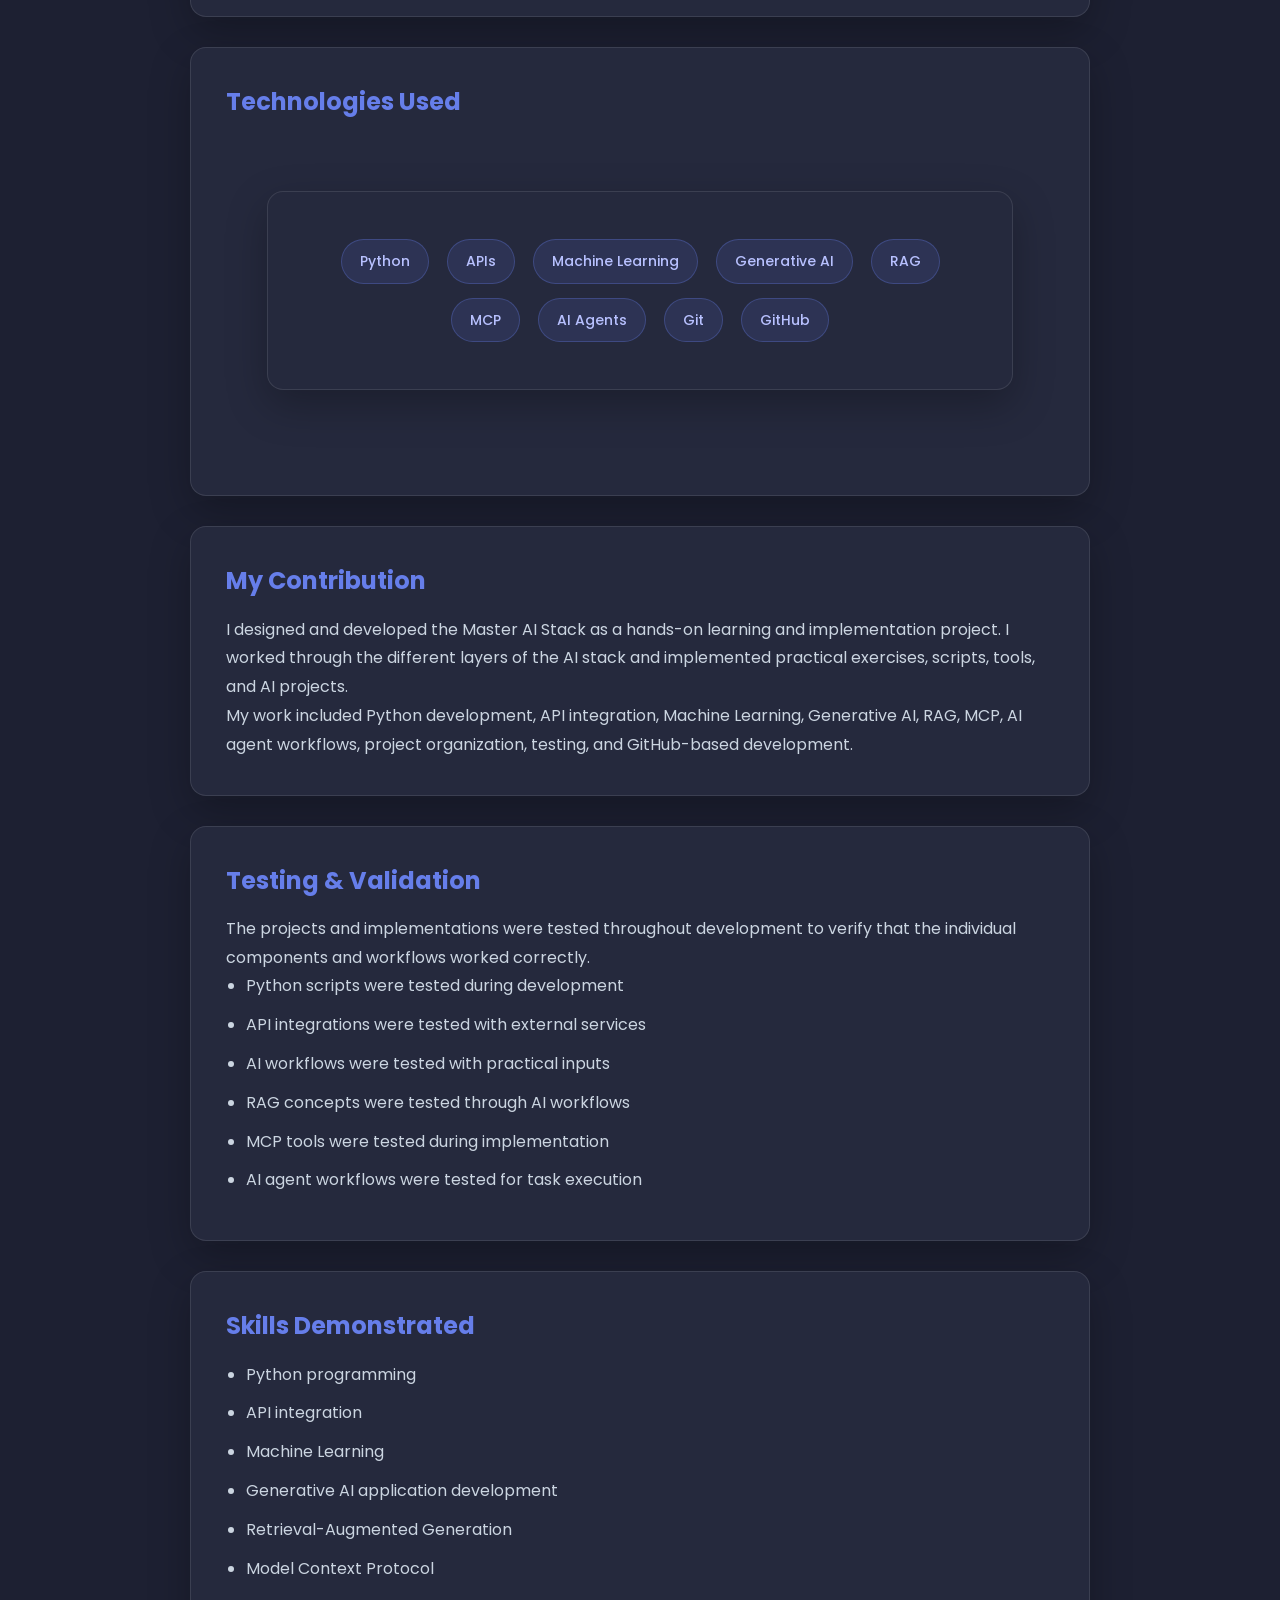
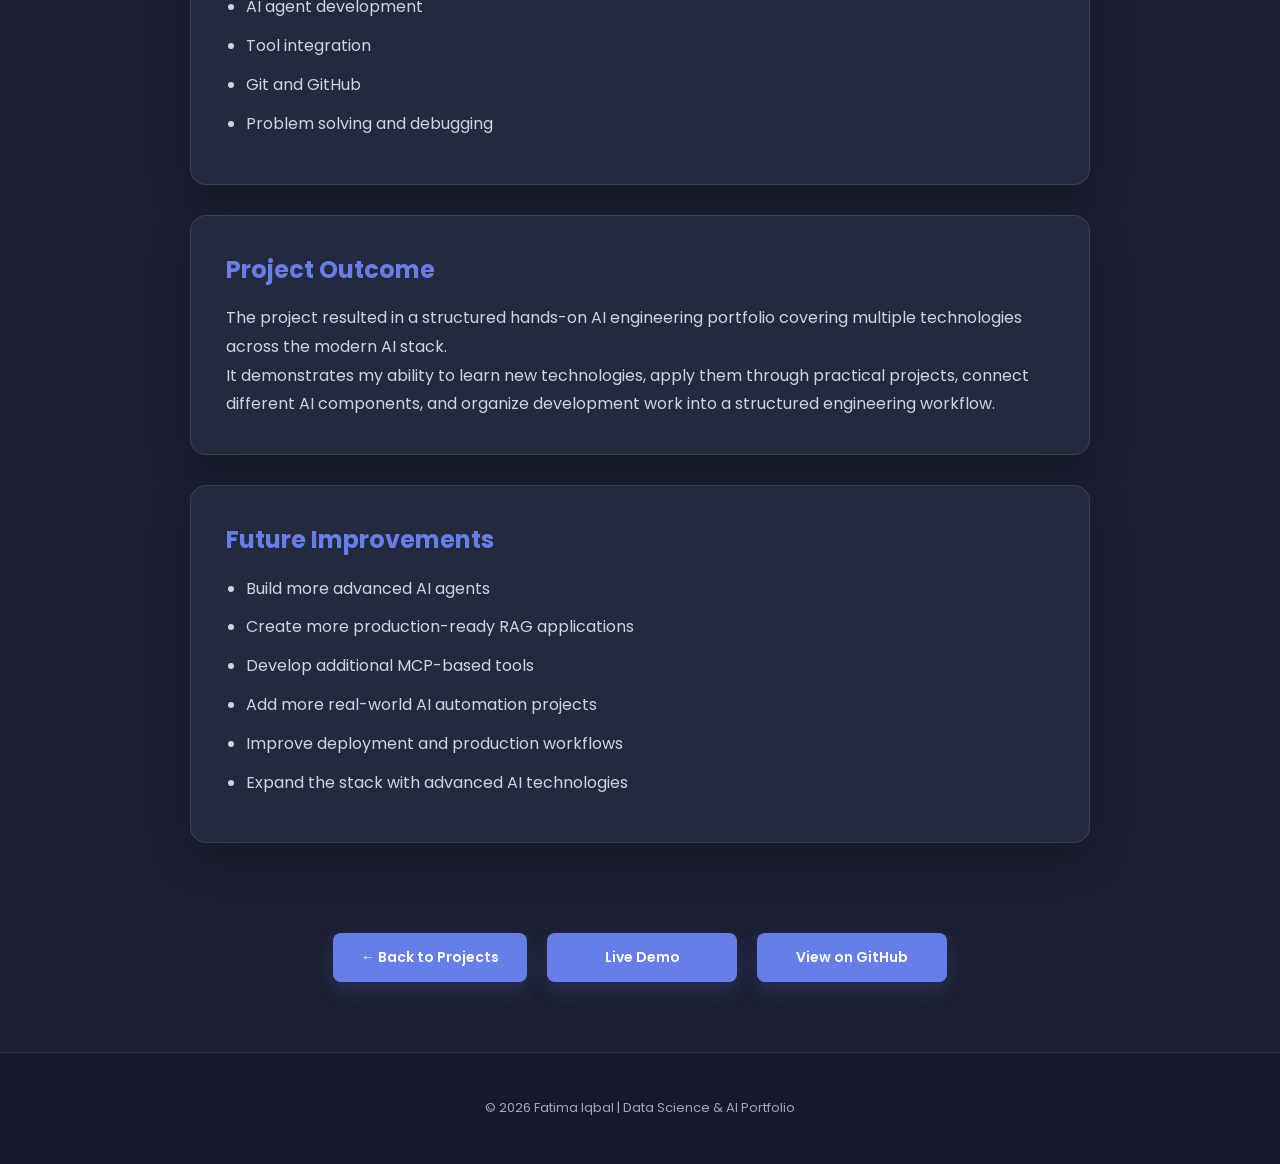
<file: master-ai-stack.html>
<!DOCTYPE html>
<html lang="en">

<head>

    <meta charset="UTF-8">
    <meta name="viewport" content="width=device-width, initial-scale=1.0">

    <title>Master AI Stack | Fatima Iqbal</title>

    <meta
        name="description"
        content="Master AI Stack - a practical AI engineering project covering Python, APIs, Machine Learning, Generative AI, RAG, MCP, AI Agents, and practical AI projects."
    >

    <meta
        name="author"
        content="Fatima Iqbal"
    >

    <link rel="stylesheet" href="style.css">

</head>


<body>


<!-- ================= NAVBAR ================= -->

<header>

    <nav>

        <h2 class="logo">
            Fatima Iqbal
        </h2>

        <ul>

           <li>
                <a href="index.html">Home</a>
            </li>

            <li>
                <a href="projects.html">Projects</a>
            </li>

            <li>
                <a href="experience.html">Experience</a>
            </li>
            <li>
                <a href="about.html">About</a>
            </li>
            <li>
                <a href="contact.html">Contact</a>
            </li>
        </ul>

    </nav>

</header>



<!-- ================= PROJECT DETAIL ================= -->

<section class="project-detail">


    <h1>
        Master AI Stack
    </h1>


    <p class="project-intro">

        A practical AI engineering project covering
        Python, APIs, Machine Learning, Generative AI,
        RAG, MCP, AI Agents, and real-world AI projects.

    </p>



    <!-- ================= PROJECT OVERVIEW ================= -->

    <div class="project-box">

        <h2>
            Project Overview
        </h2>

        <p>

            Master AI Stack is a hands-on AI engineering
            learning and implementation project designed
            to build practical skills across the modern
            Artificial Intelligence stack.

            The project follows a structured learning path
            from Python fundamentals and APIs to Machine
            Learning, Generative AI, Retrieval-Augmented
            Generation, Model Context Protocol, AI Agents,
            and practical AI applications.

        </p>

    </div>



    <!-- ================= AI STACK ================= -->

    <div class="project-box">

        <h2>
            AI Stack
        </h2>

        <ul>

            <li>

                <strong>Layer 01 — Python:</strong>
                Python programming fundamentals and
                practical software development.

            </li>

            <li>

                <strong>Layer 02 — APIs:</strong>
                Working with APIs and connecting
                applications with external services.

            </li>

            <li>

                <strong>Layer 03 — Machine Learning:</strong>
                Understanding data processing, model
                development, and machine learning workflows.

            </li>

            <li>

                <strong>Layer 04 — Generative AI:</strong>
                Exploring modern generative AI and
                language-model based applications.

            </li>

            <li>

                <strong>Layer 05 — RAG:</strong>
                Learning Retrieval-Augmented Generation
                for connecting AI systems with external
                knowledge.

            </li>

            <li>

                <strong>Layer 06 — MCP:</strong>
                Exploring Model Context Protocol for
                connecting AI systems with tools and
                external capabilities.

            </li>

            <li>

                <strong>Layer 07 — AI Agents:</strong>
                Building AI agents that can use tools
                and structured workflows to complete tasks.

            </li>

            <li>

                <strong>Layer 08 — Practical AI Projects:</strong>
                Applying the learned technologies through
                hands-on AI projects and implementations.

            </li>

            <li>

                <strong>Layer 09 — Deployment & Engineering:</strong>
                Applying Git, GitHub, project organization,
                and deployment practices.

            </li>

        </ul>

    </div>



    <!-- ================= KEY FEATURES ================= -->

    <div class="project-box">

        <h2>
            Key Features
        </h2>

        <ul>

            <li>
                Structured AI engineering learning path
            </li>

            <li>
                Python programming and practical development
            </li>

            <li>
                API integration and external service interaction
            </li>

            <li>
                Machine Learning implementations
            </li>

            <li>
                Generative AI experiments and applications
            </li>

            <li>
                Retrieval-Augmented Generation workflows
            </li>

            <li>
                Model Context Protocol implementations
            </li>

            <li>
                AI agent development
            </li>

            <li>
                Multiple practical AI projects and scripts
            </li>

            <li>
                Git and GitHub based development workflow
            </li>

        </ul>

    </div>



    <!-- ================= AI AGENTS ================= -->

    <div class="project-box">

        <h2>
            AI Agents
        </h2>

        <p>

            The project includes practical AI agent
            implementations that demonstrate how AI
            systems can use structured workflows and
            tools to perform useful tasks.

        </p>

        <ul>

            <li>

                <strong>Project-to-Blog Agent:</strong>
                Converts rough project information into
                structured and professional technical
                blog content.

            </li>

            <li>

                <strong>AI Task Automation:</strong>
                Practical workflows demonstrating how
                AI can assist with repetitive tasks.

            </li>

            <li>

                <strong>Tool-Enabled Workflows:</strong>
                Agent workflows that demonstrate
                interaction with tools and external
                capabilities.

            </li>

        </ul>

    </div>



    <!-- ================= PRACTICAL PROJECTS ================= -->

    <div class="project-box">

        <h2>
            Hands-on Projects
        </h2>

        <p>

            The Master AI Stack contains multiple
            practical projects and scripts created while
            progressing through different layers of the
            AI engineering stack.

        </p>

        <ul>

            <li>
                Python programming exercises
            </li>

            <li>
                API integration projects
            </li>

            <li>
                Machine Learning implementations
            </li>

            <li>
                Generative AI experiments
            </li>

            <li>
                RAG-based AI workflows
            </li>

            <li>
                MCP-based tools
            </li>

            <li>
                AI agent implementations
            </li>

            <li>
                Practical end-to-end AI applications
            </li>

        </ul>

    </div>



    <!-- ================= PROJECT WORKFLOW ================= -->

    <div class="project-box">

        <h2>
            Project Workflow
        </h2>

        <ul>

            <li>

                <strong>Step 1 — Learn:</strong>
                Start with Python and core programming
                concepts.

            </li>

            <li>

                <strong>Step 2 — Build:</strong>
                Apply concepts through practical coding
                exercises and projects.

            </li>

            <li>

                <strong>Step 3 — Integrate:</strong>
                Connect applications with APIs and
                external services.

            </li>

            <li>

                <strong>Step 4 — Apply AI:</strong>
                Explore Machine Learning and
                Generative AI applications.

            </li>

            <li>

                <strong>Step 5 — Connect Knowledge:</strong>
                Implement RAG concepts for AI systems
                that work with external knowledge.

            </li>

            <li>

                <strong>Step 6 — Connect Tools:</strong>
                Explore MCP for structured AI-tool
                interaction.

            </li>

            <li>

                <strong>Step 7 — Build Agents:</strong>
                Develop practical AI agent workflows.

            </li>

            <li>

                <strong>Step 8 — Deploy:</strong>
                Organize, test, and maintain projects
                using Git and GitHub.

            </li>

        </ul>

    </div>



    <!-- ================= TECHNOLOGIES ================= -->

    <div class="project-box">

        <h2>
            Technologies Used
        </h2>


        <div class="skills">

            <span>Python</span>

            <span>APIs</span>

            <span>Machine Learning</span>

            <span>Generative AI</span>

            <span>RAG</span>

            <span>MCP</span>

            <span>AI Agents</span>

            <span>Git</span>

            <span>GitHub</span>

        </div>

    </div>



    <!-- ================= MY CONTRIBUTION ================= -->

    <div class="project-box">

        <h2>
            My Contribution
        </h2>

        <p>

            I designed and developed the Master AI Stack
            as a hands-on learning and implementation
            project.

            I worked through the different layers of
            the AI stack and implemented practical
            exercises, scripts, tools, and AI projects.

        </p>

        <p>

            My work included Python development, API
            integration, Machine Learning, Generative AI,
            RAG, MCP, AI agent workflows, project
            organization, testing, and GitHub-based
            development.

        </p>

    </div>



    <!-- ================= TESTING ================= -->

    <div class="project-box">

        <h2>
            Testing & Validation
        </h2>

        <p>

            The projects and implementations were tested
            throughout development to verify that the
            individual components and workflows worked
            correctly.

        </p>

        <ul>

            <li>
                Python scripts were tested during development
            </li>

            <li>
                API integrations were tested with external services
            </li>

            <li>
                AI workflows were tested with practical inputs
            </li>

            <li>
                RAG concepts were tested through AI workflows
            </li>

            <li>
                MCP tools were tested during implementation
            </li>

            <li>
                AI agent workflows were tested for task execution
            </li>

        </ul>

    </div>



    <!-- ================= SKILLS DEMONSTRATED ================= -->

    <div class="project-box">

        <h2>
            Skills Demonstrated
        </h2>

        <ul>

            <li>
                Python programming
            </li>

            <li>
                API integration
            </li>

            <li>
                Machine Learning
            </li>

            <li>
                Generative AI application development
            </li>

            <li>
                Retrieval-Augmented Generation
            </li>

            <li>
                Model Context Protocol
            </li>

            <li>
                AI agent development
            </li>

            <li>
                Tool integration
            </li>

            <li>
                Git and GitHub
            </li>

            <li>
                Problem solving and debugging
            </li>

        </ul>

    </div>



    <!-- ================= PROJECT OUTCOME ================= -->

    <div class="project-box">

        <h2>
            Project Outcome
        </h2>

        <p>

            The project resulted in a structured
            hands-on AI engineering portfolio covering
            multiple technologies across the modern
            AI stack.

        </p>

        <p>

            It demonstrates my ability to learn new
            technologies, apply them through practical
            projects, connect different AI components,
            and organize development work into a
            structured engineering workflow.

        </p>

    </div>



    <!-- ================= FUTURE IMPROVEMENTS ================= -->

    <div class="project-box">

        <h2>
            Future Improvements
        </h2>

        <ul>

            <li>
                Build more advanced AI agents
            </li>

            <li>
                Create more production-ready RAG applications
            </li>

            <li>
                Develop additional MCP-based tools
            </li>

            <li>
                Add more real-world AI automation projects
            </li>

            <li>
                Improve deployment and production workflows
            </li>

            <li>
                Expand the stack with advanced AI technologies
            </li>

        </ul>

    </div>



</section>



<!-- ================= BUTTONS ================= -->

<div class="project-buttons">

    <a
        href="projects.html"
        class="btn"
    >

        ← Back to Projects

    </a>


    <a
        href="https://fatimaiqbal34.github.io/Master-stack/index.html"
        target="_blank"
        rel="noopener noreferrer"
        class="btn"
    >

        Live Demo

    </a>


    <a
        href="https://github.com/fatimaiqbal34/Master-stack"
        target="_blank"
        rel="noopener noreferrer"
        class="btn"
    >

        View on GitHub

    </a>

</div>



<!-- ================= FOOTER ================= -->

<footer>

    <p>

        © 2026 Fatima Iqbal | Data Science & AI Portfolio

    </p>

</footer>


</body>

</html>
</file>
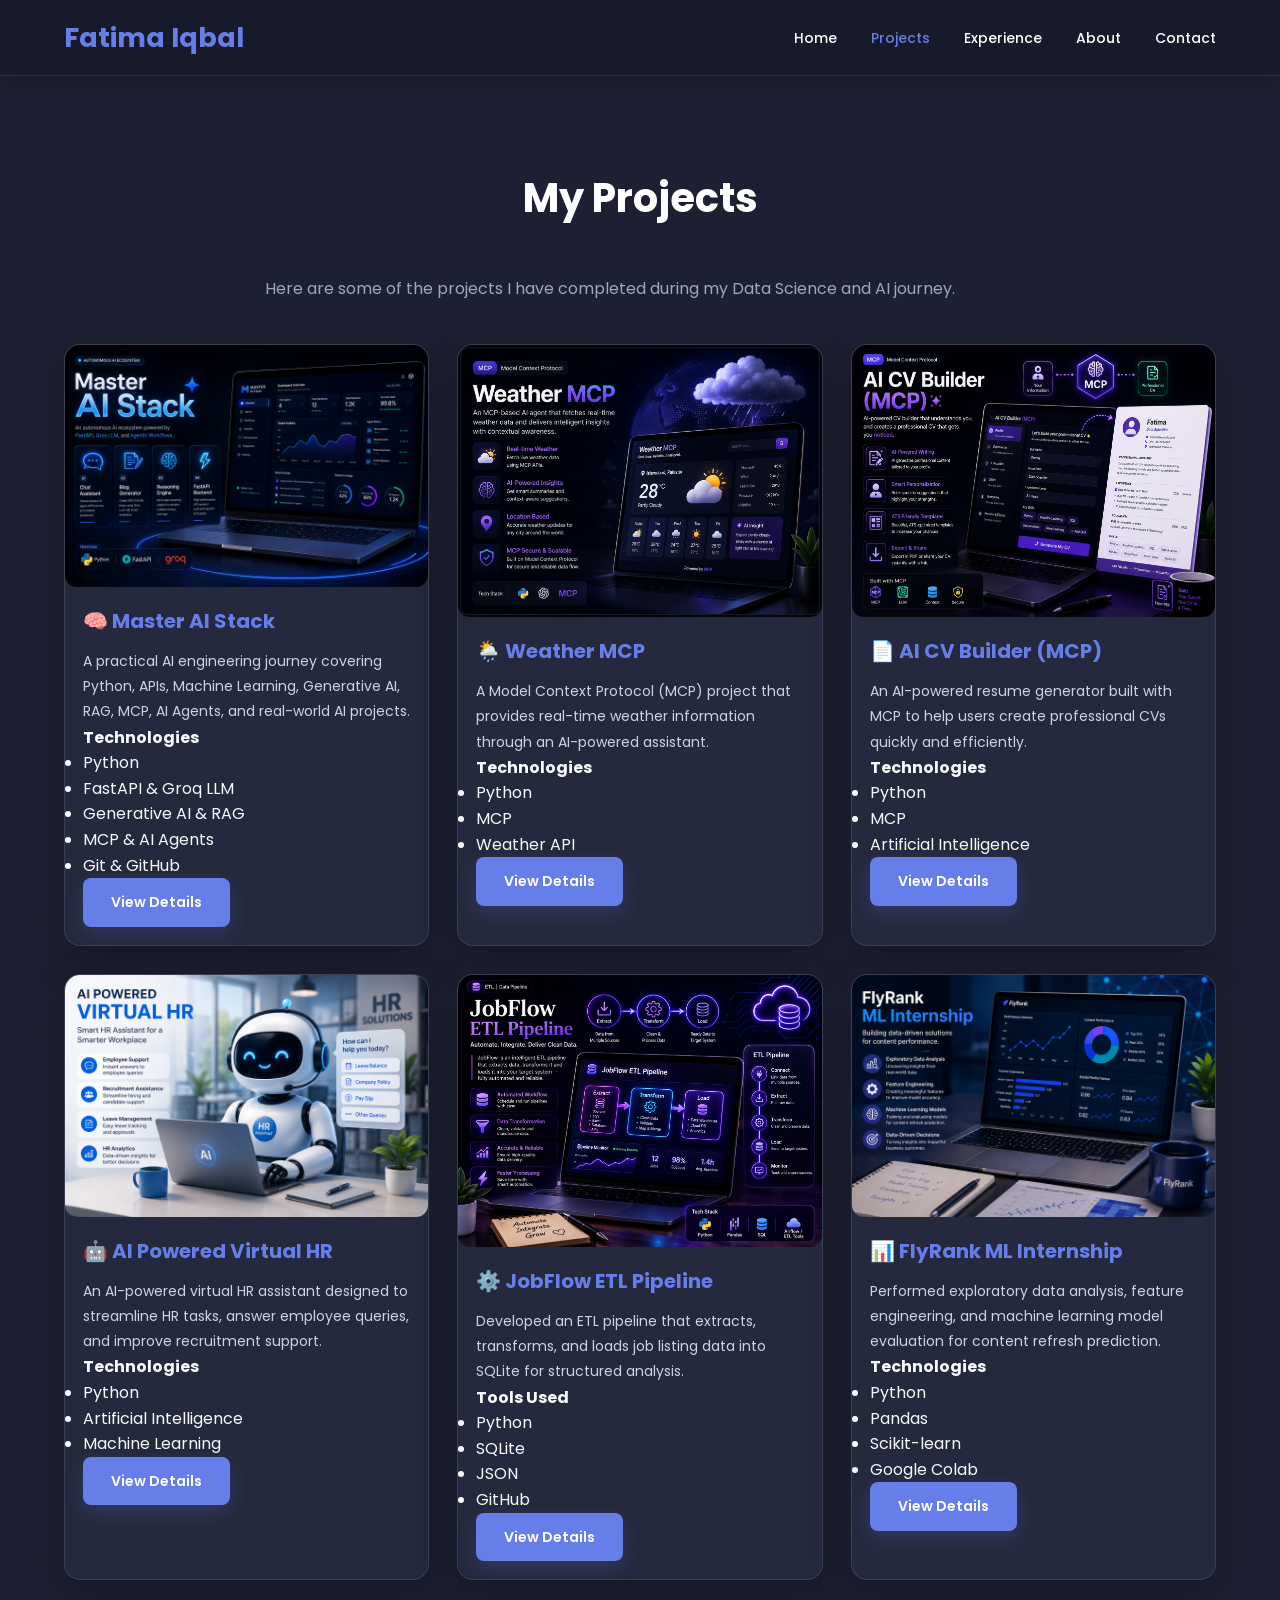
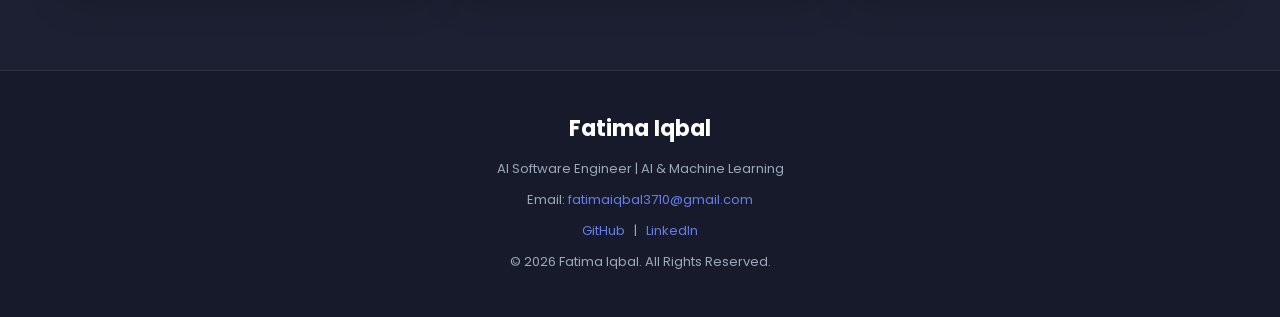
<file: projects.html>
<!DOCTYPE html>
<html lang="en">

<head>

    <meta charset="UTF-8">
    <meta name="viewport" content="width=device-width, initial-scale=1.0">

    <title>Projects | Fatima Iqbal - AI Software Engineer</title>

    <meta
        name="description"
        content="Explore Fatima Iqbal's AI, Machine Learning, Data Science, ETL, MCP, AI Agents, and AI engineering projects."
    >

    <meta
        name="author"
        content="Fatima Iqbal"
    >

    <meta
        property="og:title"
        content="Fatima Iqbal | AI Software Engineer Projects"
    >

    <meta
        property="og:description"
        content="Explore AI, Machine Learning, Data Science, AI Agents, MCP, ETL, and practical AI engineering projects by Fatima Iqbal."
    >

    <meta
        property="og:type"
        content="website"
    >

    <link rel="stylesheet" href="style.css">

</head>


<body>


<!-- ================= NAVBAR ================= -->

<header>

    <nav>

        <h2 class="logo">
            Fatima Iqbal
        </h2>

        <ul>

            <li>
                <a href="index.html">
                    Home
                </a>
            </li>

            <li>
                <a href="projects.html" class="active">
                    Projects
                </a>
            </li>

            <li>
                <a href="experience.html">
                    Experience
                </a>
            </li>

            <li>
                <a href="about.html">
                    About
                </a>
            </li>

            <li>
                <a href="contact.html">
                    Contact
                </a>
            </li>

        </ul>

    </nav>

</header>


<!-- ================= PROJECTS ================= -->

<main>

<section class="projects">

    <h1>
        My Projects
    </h1>

    <p class="project-intro">
        Here are some of the projects I have completed during
        my Data Science and AI journey.
    </p>


    <div class="project-grid">


        <!-- ================= MASTER AI STACK ================= -->

        <div class="project-card">

            <img
                src="images/master-ai-stack.png"
                alt="Master AI Stack project"
                class="project-card-image"
            >

            <h2>
                🧠 Master AI Stack
            </h2>

            <p>
                A practical AI engineering journey covering
                Python, APIs, Machine Learning, Generative AI,
                RAG, MCP, AI Agents, and real-world AI projects.
            </p>

            <h4>
                Technologies
            </h4>

            <ul>

                <li>Python</li>

                <li>FastAPI & Groq LLM</li>

                <li>Generative AI & RAG</li>

                <li>MCP & AI Agents</li>

                <li>Git & GitHub</li>

            </ul>

            <a
                href="master-ai-stack.html"
                class="btn"
            >
                View Details
            </a>

        </div>


        <!-- ================= WEATHER MCP ================= -->

        <div class="project-card">

            <img
                src="images/Weather MCP.png"
                alt="Weather MCP project"
                class="project-card-image"
            >

            <h2>
                🌦️ Weather MCP
            </h2>

            <p>
                A Model Context Protocol (MCP) project that
                provides real-time weather information through
                an AI-powered assistant.
            </p>

            <h4>
                Technologies
            </h4>

            <ul>

                <li>Python</li>

                <li>MCP</li>

                <li>Weather API</li>

            </ul>

            <a
                href="weather.html"
                class="btn"
            >
                View Details
            </a>

        </div>


        <!-- ================= AI CV BUILDER ================= -->

        <div class="project-card">

            <img
                src="images/AI CV builder MCP.png"
                alt="AI CV Builder MCP project"
                class="project-card-image"
            >

            <h2>
                📄 AI CV Builder (MCP)
            </h2>

            <p>
                An AI-powered resume generator built with MCP
                to help users create professional CVs quickly
                and efficiently.
            </p>

            <h4>
                Technologies
            </h4>

            <ul>

                <li>Python</li>

                <li>MCP</li>

                <li>Artificial Intelligence</li>

            </ul>

            <a
                href="cvbuilder.html"
                class="btn"
            >
                View Details
            </a>

        </div>


        <!-- ================= VIRTUAL HR ================= -->

        <div class="project-card">

            <img
                src="images/AI Powered virtual hr.png"
                alt="AI Powered Virtual HR project"
                class="project-card-image"
            >

            <h2>
                🤖 AI Powered Virtual HR
            </h2>

            <p>
                An AI-powered virtual HR assistant designed
                to streamline HR tasks, answer employee queries,
                and improve recruitment support.
            </p>

            <h4>
                Technologies
            </h4>

            <ul>

                <li>Python</li>

                <li>Artificial Intelligence</li>

                <li>Machine Learning</li>

            </ul>

            <a
                href="virtualhr.html"
                class="btn"
            >
                View Details
            </a>

        </div>


        <!-- ================= JOBFLOW ================= -->

        <div class="project-card">

            <img
                src="images/Jobflow ETL.png"
                alt="JobFlow ETL Pipeline project"
                class="project-card-image"
            >

            <h2>
                ⚙️ JobFlow ETL Pipeline
            </h2>

            <p>
                Developed an ETL pipeline that extracts,
                transforms, and loads job listing data into
                SQLite for structured analysis.
            </p>

            <h4>
                Tools Used
            </h4>

            <ul>

                <li>Python</li>

                <li>SQLite</li>

                <li>JSON</li>

                <li>GitHub</li>

            </ul>

            <a
                href="jobflow.html"
                class="btn"
            >
                View Details
            </a>

        </div>


        <!-- ================= FLYRANK ================= -->

        <div class="project-card">

            <img
                src="images/Flyrank image.png"
                alt="FlyRank Machine Learning Internship project"
                class="project-card-image"
            >

            <h2>
                📊 FlyRank ML Internship
            </h2>

            <p>
                Performed exploratory data analysis, feature
                engineering, and machine learning model
                evaluation for content refresh prediction.
            </p>

            <h4>
                Technologies
            </h4>

            <ul>

                <li>Python</li>

                <li>Pandas</li>

                <li>Scikit-learn</li>

                <li>Google Colab</li>

            </ul>

            <a
                href="flyrank.html"
                class="btn"
            >
                View Details
            </a>

        </div>


    </div>

</section>

</main>


<!-- ================= FOOTER ================= -->

<footer>

    <h3>
        Fatima Iqbal
    </h3>

    <p>
        AI Software Engineer | AI & Machine Learning
    </p>

    <p>

        Email:

        <a href="mailto:fatimaiqbal3710@gmail.com">
            fatimaiqbal3710@gmail.com
        </a>

    </p>

    <p>

        <a
            href="https://github.com/fatimaiqbal34"
            target="_blank"
            rel="noopener noreferrer"
        >
            GitHub
        </a>

        &nbsp; | &nbsp;

        <a
            href="https://www.linkedin.com/in/fatima-iqbal-3062a03a8/"
            target="_blank"
            rel="noopener noreferrer"
        >
            LinkedIn
        </a>

    </p>

    <p>
        © 2026 Fatima Iqbal. All Rights Reserved.
    </p>

</footer>


</body>

</html>
</file>
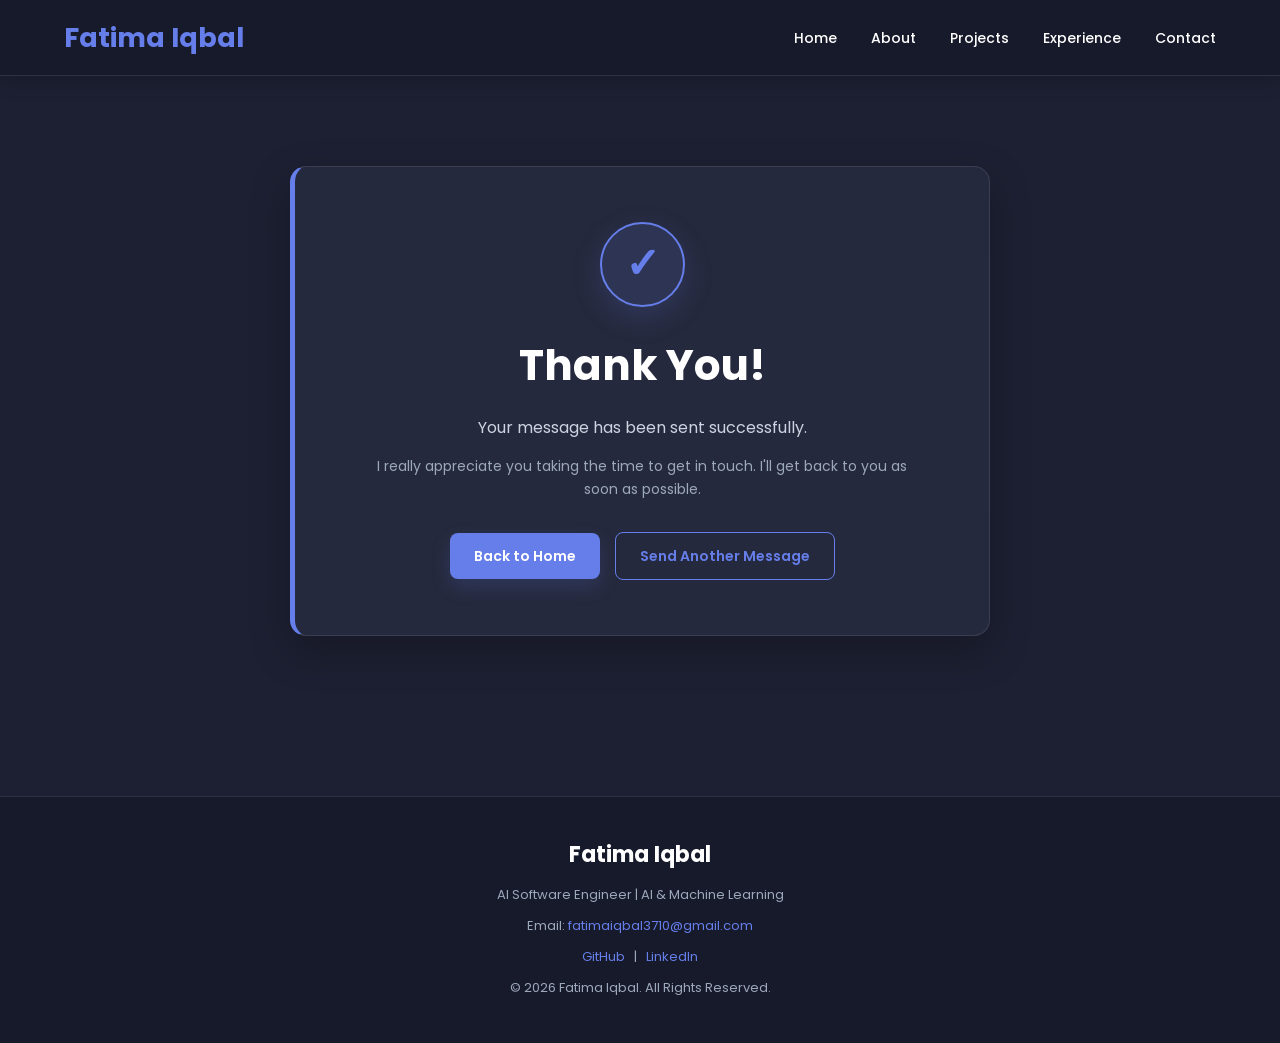
<file: thank-you.html>
<!DOCTYPE html>
<html lang="en">

<head>

    <meta charset="UTF-8">
    <meta name="viewport" content="width=device-width, initial-scale=1.0">

    <title>Thank You | Fatima Iqbal</title>

    <link rel="stylesheet" href="style.css">

    <style>

        /* =====================================================
           THANK YOU PAGE
        ===================================================== */

        .thank-you-section {
            width: 90%;
            max-width: 1000px;

            min-height: 650px;

            margin: 0 auto;

            display: flex;

            align-items: center;

            justify-content: center;

            padding: 70px 0;
        }

        .thank-you-card {
            width: 100%;
            max-width: 700px;

            padding: 55px 45px;

            background: #25293d;

            border: 1px solid rgba(255, 255, 255, 0.10);

            border-left: 5px solid #667eea;

            border-radius: 16px;

            box-shadow: 0 15px 40px rgba(0, 0, 0, 0.25);

            text-align: center;

            transition: 0.3s ease;
        }

        .thank-you-card:hover {
            transform: translateY(-5px);

            background: #2b3047;

            border-left-color: #8b7cf6;

            box-shadow: 0 15px 35px rgba(102, 126, 234, 0.18);
        }

        .success-icon {
            width: 85px;
            height: 85px;

            margin: 0 auto 25px;

            display: flex;

            align-items: center;
            justify-content: center;

            border-radius: 50%;

            background: rgba(102, 126, 234, 0.13);

            border: 2px solid #667eea;

            color: #667eea;

            font-size: 42px;

            font-weight: 700;

            box-shadow: 0 10px 30px rgba(102, 126, 234, 0.18);
        }

        .thank-you-card h1 {
            color: #ffffff;

            font-size: 42px;

            font-weight: 700;

            margin-bottom: 15px;
        }

        .thank-you-card p {
            color: #cbd5e1;

            font-size: 16px;

            line-height: 1.8;

            max-width: 560px;

            margin: 0 auto 12px;
        }

        .thank-you-card .small-message {
            color: #9ca8bb;

            font-size: 14px;

            line-height: 1.7;

            margin-bottom: 30px;
        }

        .thank-you-buttons {
            display: flex;

            justify-content: center;

            align-items: center;

            gap: 15px;

            flex-wrap: wrap;
        }

        .thank-you-buttons a {
            display: inline-block;

            padding: 12px 24px;

            border-radius: 8px;

            text-decoration: none;

            font-size: 14px;

            font-weight: 600;

            transition: 0.3s ease;
        }

        .home-btn {
            background: #667eea;

            color: #ffffff;

            box-shadow: 0 8px 20px rgba(102, 126, 234, 0.18);
        }

        .home-btn:hover {
            background: #586ed8;

            color: #ffffff;

            transform: translateY(-3px);

            box-shadow: 0 12px 25px rgba(102, 126, 234, 0.28);
        }

        .contact-btn {
            background: transparent;

            color: #667eea;

            border: 1px solid #667eea;
        }

        .contact-btn:hover {
            background: #667eea;

            color: #ffffff;

            transform: translateY(-3px);
        }

        @media (max-width: 768px) {
            .thank-you-section {
                width: 90%;
                min-height: 550px;
                padding: 50px 0;
            }

            .thank-you-card {
                padding: 45px 28px;
                border-left-width: 4px;
            }

            .thank-you-card h1 {
                font-size: 34px;
            }

            .success-icon {
                width: 75px;
                height: 75px;
                font-size: 36px;
            }
        }

        @media (max-width: 480px) {
            .thank-you-section {
                width: 90%;
                padding: 40px 0;
            }

            .thank-you-card {
                padding: 35px 20px;
            }

            .thank-you-card h1 {
                font-size: 30px;
            }

            .thank-you-buttons {
                flex-direction: column;
                width: 100%;
            }

            .thank-you-buttons a {
                width: 100%;
                box-sizing: border-box;
            }
        }

    </style>

</head>


<body>


<!-- =====================================================
     HEADER / NAVBAR
===================================================== -->

<header>

    <nav>

        <h2 class="logo">
            Fatima Iqbal
        </h2>

        <ul>

            <li>
                <a href="index.html">
                    Home
                </a>
            </li>

            <li>
                <a href="about.html">
                    About
                </a>
            </li>

            <li>
                <a href="projects.html">
                    Projects
                </a>
            </li>

            <li>
                <a href="experience.html">
                    Experience
                </a>
            </li>

            <li>
                <a href="contact.html">
                    Contact
                </a>
            </li>

        </ul>

    </nav>

</header>


<!-- =====================================================
     THANK YOU SECTION
===================================================== -->

<main>

    <section class="thank-you-section">

        <div class="thank-you-card">

            <!-- SUCCESS ICON -->
            <div class="success-icon">
                ✓
            </div>

            <!-- HEADING -->
            <h1>
                Thank You!
            </h1>

            <!-- MESSAGE -->
            <p>
                Your message has been sent successfully.
            </p>

            <p class="small-message">
                I really appreciate you taking the time to get in touch.
                I'll get back to you as soon as possible.
            </p>

            <!-- BUTTONS -->
            <div class="thank-you-buttons">

                <a href="index.html" class="home-btn">
                    Back to Home
                </a>

                <a href="contact.html" class="contact-btn">
                    Send Another Message
                </a>

            </div>

        </div>

    </section>

</main>


<!-- =====================================================
     FOOTER
===================================================== -->

<footer>

    <h3>
        Fatima Iqbal
    </h3>

    <p>
        AI Software Engineer | AI & Machine Learning
    </p>

    <p>
        Email:
        <a href="mailto:fatimaiqbal3710@gmail.com">
            fatimaiqbal3710@gmail.com
        </a>
    </p>

    <p>
        <a href="https://github.com/fatimaiqbal34" target="_blank" rel="noopener noreferrer">
            GitHub
        </a>

        &nbsp; | &nbsp;

        <a href="https://www.linkedin.com/in/fatima-iqbal-3062a03a8/" target="_blank" rel="noopener noreferrer">
            LinkedIn
        </a>
    </p>

    <p>
        © 2026 Fatima Iqbal. All Rights Reserved.
    </p>

</footer>


</body>

</html>
</file>
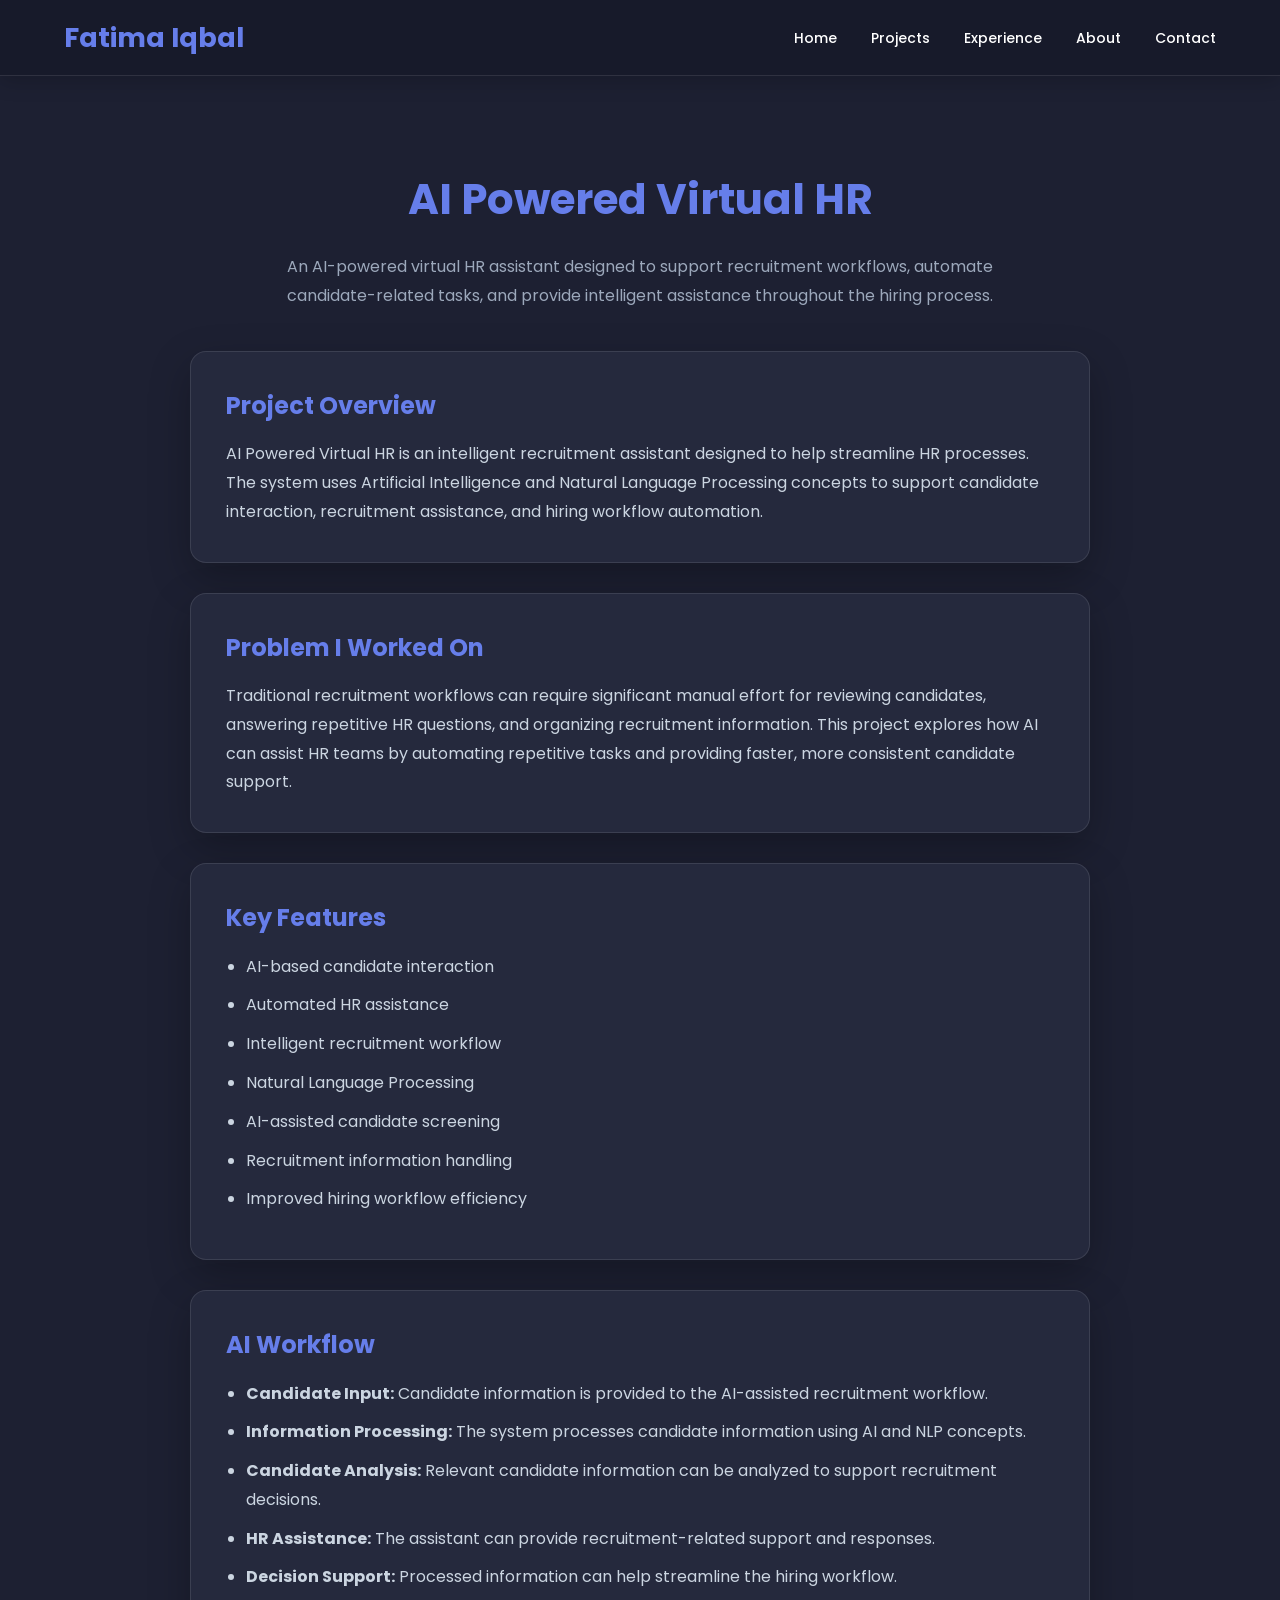
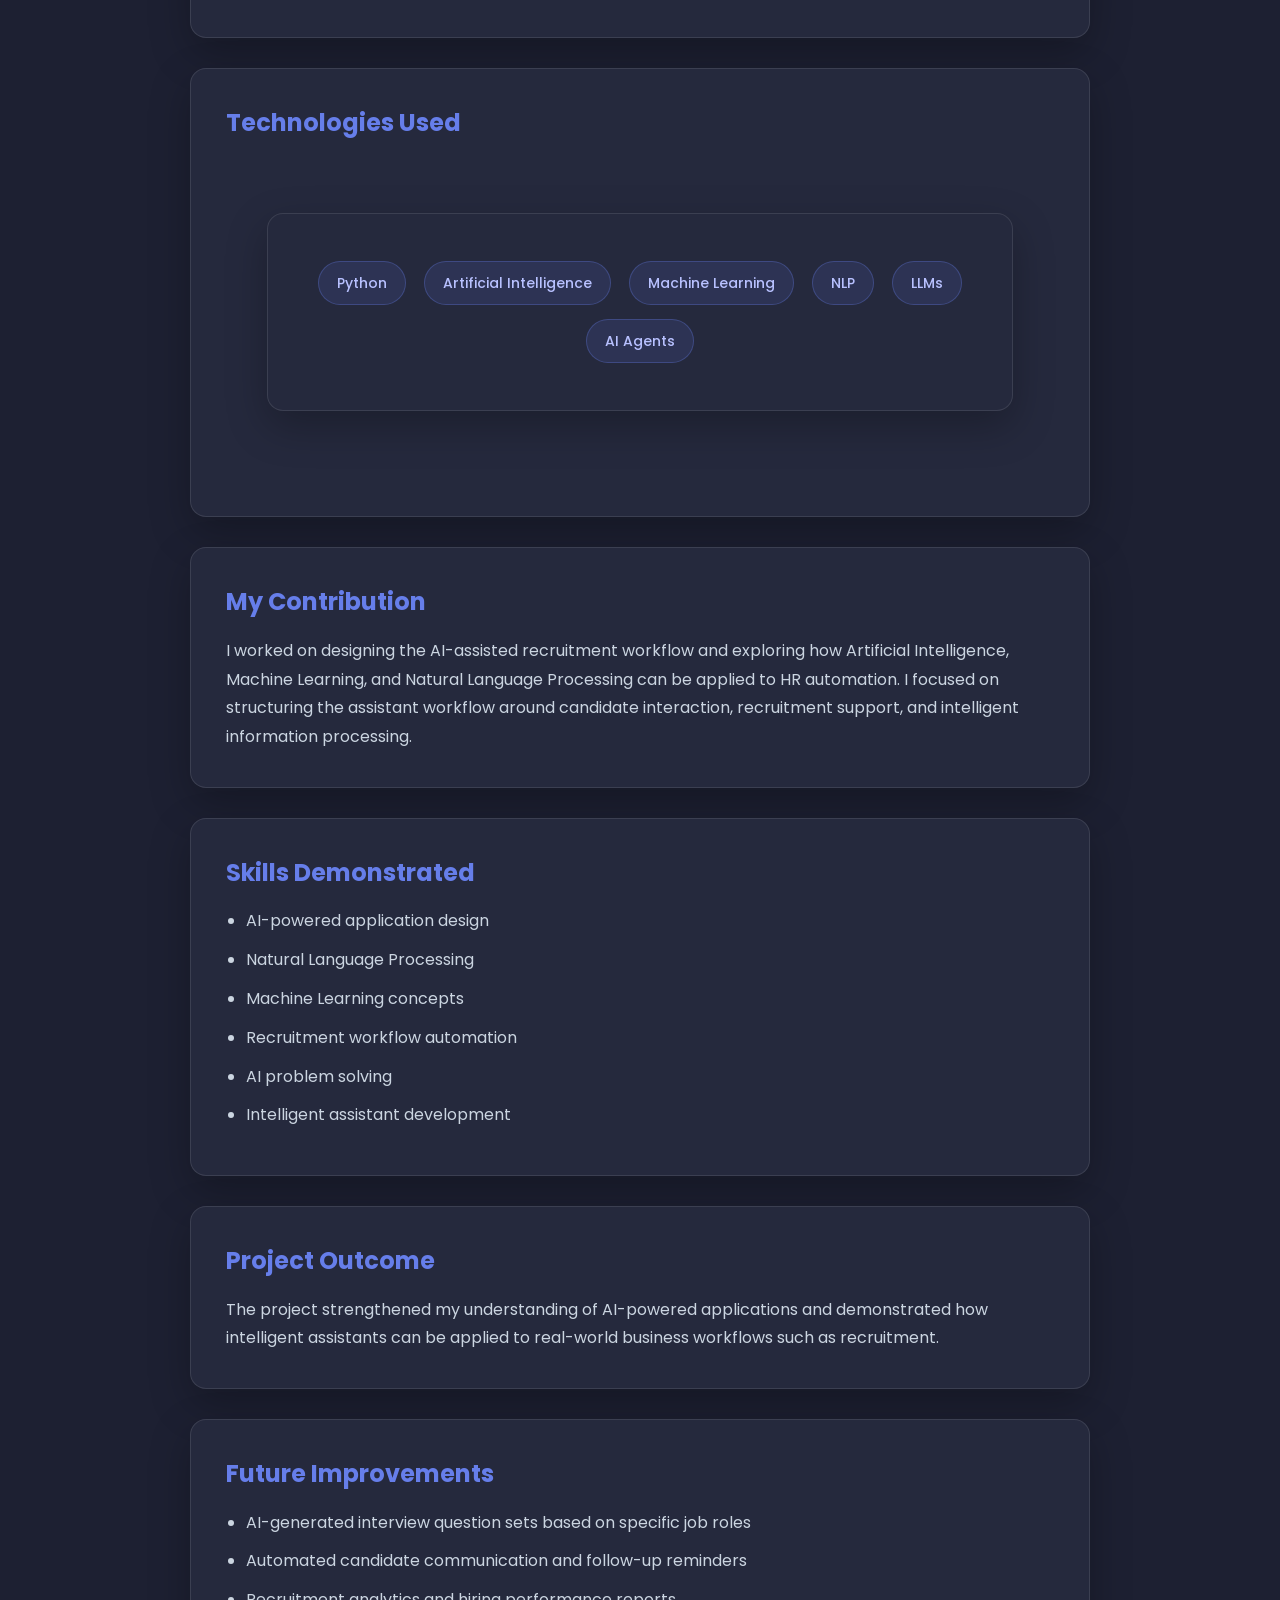
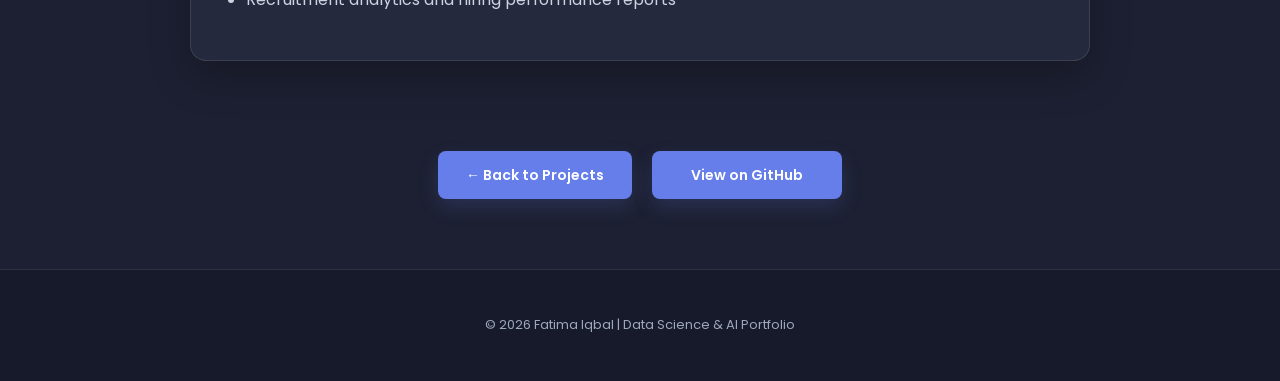
<file: virtualhr.html>
<!DOCTYPE html>
<html lang="en">

<head>

    <meta charset="UTF-8">
    <meta name="viewport" content="width=device-width, initial-scale=1.0">

    <title>AI Powered Virtual HR | Fatima Iqbal</title>

    <link rel="stylesheet" href="style.css">

</head>


<body>


<!-- ================= NAVBAR ================= -->

<header>

    <nav>

        <h2 class="logo">Fatima Iqbal</h2>

        <ul>

            <li>
                <a href="index.html">Home</a>
            </li>

            <li>
                <a href="projects.html">Projects</a>
            </li>

            <li>
                <a href="experience.html">Experience</a>
            </li>
            <li>
                <a href="about.html">About</a>
            </li>
            <li>
                <a href="contact.html">Contact</a>
            </li>
        </ul>

    </nav>

</header>



<!-- ================= PROJECT DETAIL ================= -->

<section class="project-detail">


    <h1>AI Powered Virtual HR</h1>


    <p class="project-intro">

        An AI-powered virtual HR assistant designed to support
        recruitment workflows, automate candidate-related tasks,
        and provide intelligent assistance throughout the hiring process.

    </p>



    <!-- ================= PROJECT OVERVIEW ================= -->

    <div class="project-box">

        <h2>Project Overview</h2>

        <p>

            AI Powered Virtual HR is an intelligent recruitment
            assistant designed to help streamline HR processes.

            The system uses Artificial Intelligence and Natural
            Language Processing concepts to support candidate
            interaction, recruitment assistance, and hiring
            workflow automation.

        </p>

    </div>



    <!-- ================= PROBLEM ================= -->

    <div class="project-box">

        <h2>Problem I Worked On</h2>

        <p>

            Traditional recruitment workflows can require
            significant manual effort for reviewing candidates,
            answering repetitive HR questions, and organizing
            recruitment information.

            This project explores how AI can assist HR teams by
            automating repetitive tasks and providing faster,
            more consistent candidate support.

        </p>

    </div>



    <!-- ================= KEY FEATURES ================= -->

    <div class="project-box">

        <h2>Key Features</h2>

        <ul>

            <li>
                AI-based candidate interaction
            </li>

            <li>
                Automated HR assistance
            </li>

            <li>
                Intelligent recruitment workflow
            </li>

            <li>
                Natural Language Processing
            </li>

            <li>
                AI-assisted candidate screening
            </li>

            <li>
                Recruitment information handling
            </li>

            <li>
                Improved hiring workflow efficiency
            </li>

        </ul>

    </div>



    <!-- ================= AI WORKFLOW ================= -->

    <div class="project-box">

        <h2>AI Workflow</h2>

        <ul>

            <li>

                <strong>Candidate Input:</strong>
                Candidate information is provided to the
                AI-assisted recruitment workflow.

            </li>

            <li>

                <strong>Information Processing:</strong>
                The system processes candidate information
                using AI and NLP concepts.

            </li>

            <li>

                <strong>Candidate Analysis:</strong>
                Relevant candidate information can be analyzed
                to support recruitment decisions.

            </li>

            <li>

                <strong>HR Assistance:</strong>
                The assistant can provide recruitment-related
                support and responses.

            </li>

            <li>

                <strong>Decision Support:</strong>
                Processed information can help streamline
                the hiring workflow.

            </li>

        </ul>

    </div>



    <!-- ================= TECHNOLOGIES ================= -->

    <div class="project-box">

        <h2>Technologies Used</h2>

        <div class="skills">

            <span>Python</span>

            <span>Artificial Intelligence</span>

            <span>Machine Learning</span>

            <span>NLP</span>

            <span>LLMs</span>

            <span>AI Agents</span>

        </div>

    </div>



    <!-- ================= MY CONTRIBUTION ================= -->

    <div class="project-box">

        <h2>My Contribution</h2>

        <p>

            I worked on designing the AI-assisted recruitment
            workflow and exploring how Artificial Intelligence,
            Machine Learning, and Natural Language Processing
            can be applied to HR automation.

            I focused on structuring the assistant workflow
            around candidate interaction, recruitment support,
            and intelligent information processing.

        </p>

    </div>



    <!-- ================= SKILLS DEVELOPED ================= -->

    <div class="project-box">

        <h2>Skills Demonstrated</h2>

        <ul>

            <li>
                AI-powered application design
            </li>

            <li>
                Natural Language Processing
            </li>

            <li>
                Machine Learning concepts
            </li>

            <li>
                Recruitment workflow automation
            </li>

            <li>
                AI problem solving
            </li>

            <li>
                Intelligent assistant development
            </li>

        </ul>

    </div>



    <!-- ================= PROJECT OUTCOME ================= -->

    <div class="project-box">

        <h2>Project Outcome</h2>

        <p>

            The project strengthened my understanding of
            AI-powered applications and demonstrated how
            intelligent assistants can be applied to real-world
            business workflows such as recruitment.

        </p>

    </div>



    <!-- ================= FUTURE IMPROVEMENTS ================= -->

    <div class="project-box">

        <h2>Future Improvements</h2>

        <ul>

           


        <li>
            AI-generated interview question sets based on
            specific job roles
        </li>
            
        <li>
            Automated candidate communication and
            follow-up reminders
        </li>
            <li>
            Recruitment analytics and hiring performance
            reports
        </li>
           

            

            

        </ul>

    </div>



</section>



<!-- ================= BUTTONS ================= -->

<div class="project-buttons">

    <a href="projects.html" class="btn">
        ← Back to Projects
    </a>


    <a href="https://github.com/fatimaiqbal34/AI-Powered-Virtual-HR"
       target="_blank"
       rel="noopener noreferrer"
       class="btn">

        View on GitHub

    </a>

</div>



<!-- ================= FOOTER ================= -->

<footer>

    <p>
        © 2026 Fatima Iqbal | Data Science & AI Portfolio
    </p>

</footer>


</body>

</html>
</file>
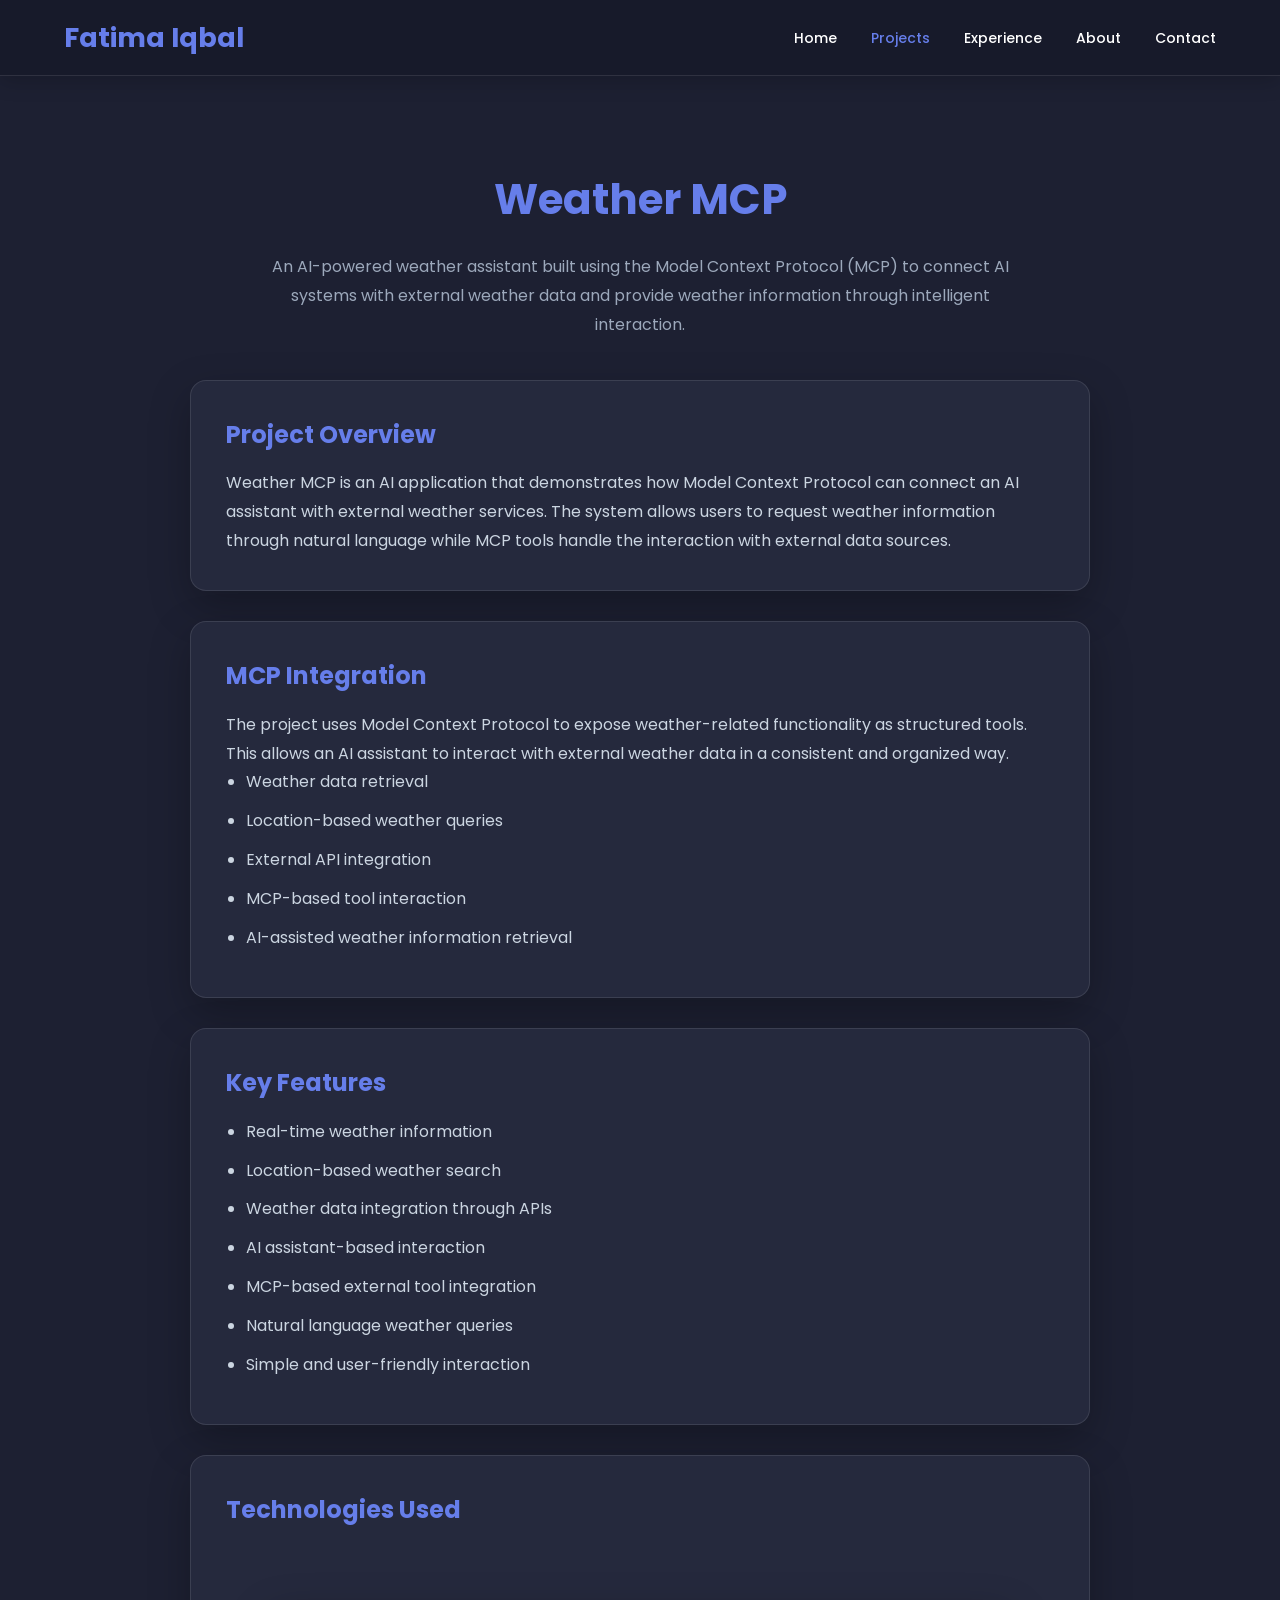
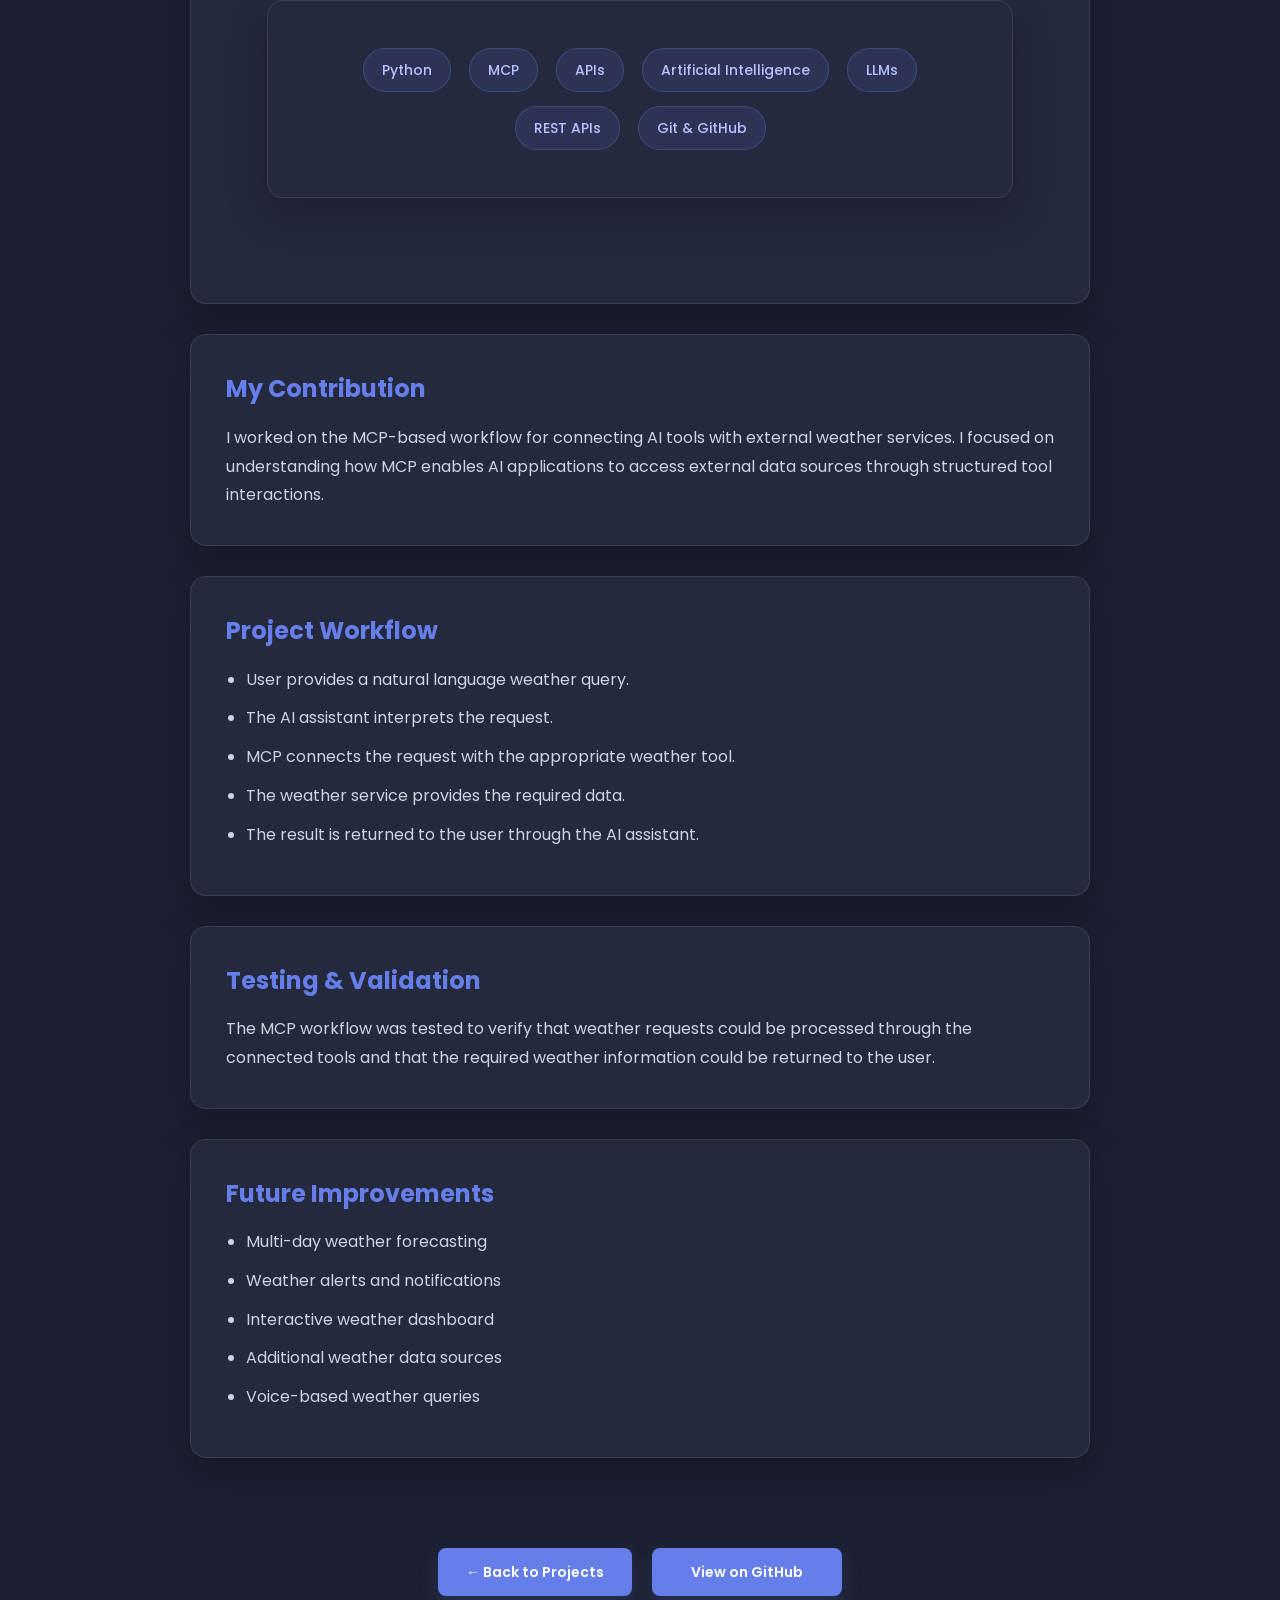
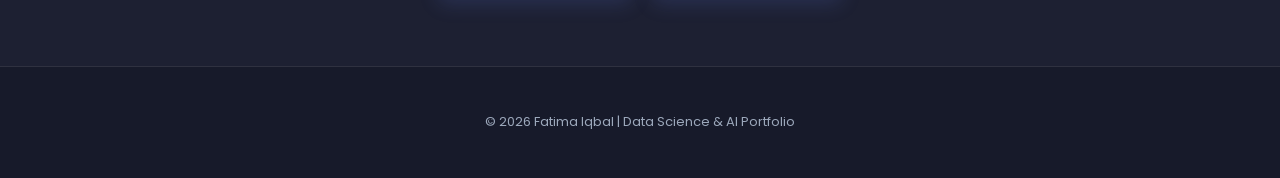
<file: weather.html>
<!DOCTYPE html>
<html lang="en">

<head>

    <meta charset="UTF-8">
    <meta name="viewport" content="width=device-width, initial-scale=1.0">

    <!-- ================= SEO ================= -->

    <title>Weather MCP | Fatima Iqbal</title>

    <meta
        name="description"
        content="Explore the Weather MCP project by Fatima Iqbal - An AI-powered weather assistant using Model Context Protocol."
    >

    <meta
        name="author"
        content="Fatima Iqbal"
    >

    <!-- ================= SOCIAL SHARE ================= -->

    <meta
        property="og:title"
        content="Weather MCP | Fatima Iqbal - AI Software Engineer"
    >

    <meta
        property="og:description"
        content="An AI-powered weather assistant built using the Model Context Protocol (MCP) to connect AI systems with external weather data."
    >

    <meta
        property="og:type"
        content="website"
    >

    <!-- ================= CSS ================= -->

    <link rel="stylesheet" href="style.css">

    <!-- ================= GOOGLE FONT ================= -->

    <link rel="preconnect" href="https://fonts.googleapis.com">

    <link
        rel="preconnect"
        href="https://fonts.gstatic.com"
        crossorigin
    >

    <link
        href="https://fonts.googleapis.com/css2?family=Poppins:wght@300;400;500;600;700&display=swap"
        rel="stylesheet"
    >

</head>


<body>


<!-- =====================================================
     NAVBAR
===================================================== -->

<header>

    <nav>

        <h2 class="logo">
            Fatima Iqbal
        </h2>

        <ul>

            <li>
                <a href="index.html">
                    Home
                </a>
            </li>

            <li>
                <a href="projects.html" class="active">
                    Projects
                </a>
            </li>

            <li>
                <a href="experience.html">
                    Experience
                </a>
            </li>

            <li>
                <a href="about.html">
                    About
                </a>
            </li>

            <li>
                <a href="contact.html">
                    Contact
                </a>
            </li>

        </ul>

    </nav>

</header>


<!-- =====================================================
     PROJECT DETAIL
===================================================== -->

<main>

<section class="project-detail">


    <h1>
        Weather MCP
    </h1>


    <p class="project-intro">

        An AI-powered weather assistant built using the
        Model Context Protocol (MCP) to connect AI systems
        with external weather data and provide weather
        information through intelligent interaction.

    </p>


    <!-- ================= PROJECT OVERVIEW ================= -->

    <div class="project-box">

        <h2>
            Project Overview
        </h2>

        <p>

            Weather MCP is an AI application that demonstrates
            how Model Context Protocol can connect an AI assistant
            with external weather services.

            The system allows users to request weather information
            through natural language while MCP tools handle the
            interaction with external data sources.

        </p>

    </div>


    <!-- ================= MCP INTEGRATION ================= -->

    <div class="project-box">

        <h2>
            MCP Integration
        </h2>

        <p>

            The project uses Model Context Protocol to expose
            weather-related functionality as structured tools.
            This allows an AI assistant to interact with external
            weather data in a consistent and organized way.

        </p>

        <ul>

            <li>
                Weather data retrieval
            </li>

            <li>
                Location-based weather queries
            </li>

            <li>
                External API integration
            </li>

            <li>
                MCP-based tool interaction
            </li>

            <li>
                AI-assisted weather information retrieval
            </li>

        </ul>

    </div>


    <!-- ================= KEY FEATURES ================= -->

    <div class="project-box">

        <h2>
            Key Features
        </h2>

        <ul>

            <li>
                Real-time weather information
            </li>

            <li>
                Location-based weather search
            </li>

            <li>
                Weather data integration through APIs
            </li>

            <li>
                AI assistant-based interaction
            </li>

            <li>
                MCP-based external tool integration
            </li>

            <li>
                Natural language weather queries
            </li>

            <li>
                Simple and user-friendly interaction
            </li>

        </ul>

    </div>


    <!-- ================= TECHNOLOGIES ================= -->

    <div class="project-box">

        <h2>
            Technologies Used
        </h2>

        <div class="skills">

            <span>
                Python
            </span>

            <span>
                MCP
            </span>

            <span>
                APIs
            </span>

            <span>
                Artificial Intelligence
            </span>

            <span>
                LLMs
            </span>

            <span>
                REST APIs
            </span>

            <span>
                Git & GitHub
            </span>

        </div>

    </div>


    <!-- ================= MY CONTRIBUTION ================= -->

    <div class="project-box">

        <h2>
            My Contribution
        </h2>

        <p>

            I worked on the MCP-based workflow for connecting
            AI tools with external weather services.

            I focused on understanding how MCP enables AI
            applications to access external data sources
            through structured tool interactions.

        </p>

    </div>


    <!-- ================= PROJECT WORKFLOW ================= -->

    <div class="project-box">

        <h2>
            Project Workflow
        </h2>

        <ul>

            <li>
                User provides a natural language weather query.
            </li>

            <li>
                The AI assistant interprets the request.
            </li>

            <li>
                MCP connects the request with the appropriate
                weather tool.
            </li>

            <li>
                The weather service provides the required data.
            </li>

            <li>
                The result is returned to the user through
                the AI assistant.
            </li>

        </ul>

    </div>


    <!-- ================= TESTING ================= -->

    <div class="project-box">

        <h2>
            Testing & Validation
        </h2>

        <p>

            The MCP workflow was tested to verify that weather
            requests could be processed through the connected
            tools and that the required weather information
            could be returned to the user.

        </p>

    </div>


    <!-- ================= FUTURE IMPROVEMENTS ================= -->

    <div class="project-box">

        <h2>
            Future Improvements
        </h2>

        <ul>

            <li>
                Multi-day weather forecasting
            </li>

            <li>
                Weather alerts and notifications
            </li>

            <li>
                Interactive weather dashboard
            </li>

            <li>
                Additional weather data sources
            </li>

            <li>
                Voice-based weather queries
            </li>

        </ul>

    </div>


</section>


<!-- =====================================================
     PROJECT BUTTONS
===================================================== -->

<div class="project-buttons">

    <a
        href="projects.html"
        class="btn"
    >
        ← Back to Projects
    </a>


    <a
        href="https://github.com/fatimaiqbal34/Weather-MCP"
        target="_blank"
        rel="noopener noreferrer"
        class="btn"
    >
        View on GitHub
    </a>

</div>


</main>


<!-- =====================================================
     FOOTER
===================================================== -->

<footer>

    <p>
        © 2026 Fatima Iqbal | Data Science & AI Portfolio
    </p>

</footer>


</body>

</html>
</file>
<file: style.css>
/* =====================================================
   FATIMA IQBAL - DATA SCIENCE / AI PORTFOLIO
   DARK NAVY + BLUE/PURPLE MODERN THEME
===================================================== */


/* ================= GOOGLE FONT ================= */

@import url('https://fonts.googleapis.com/css2?family=Poppins:wght@300;400;500;600;700&display=swap');


/* ================= ROOT ================= */

:root {
    --bg: #1d2032;
    --bg-dark: #171a2a;
    --bg-card: #25293d;
    --bg-card-hover: #2b3047;

    --primary: #667eea;
    --primary-dark: #586ed8;
    --secondary: #8b7cf6;

    --white: #ffffff;
    --text: #f8fafc;
    --text-light: #cbd5e1;
    --text-muted: #9ca8bb;

    --border: rgba(255, 255, 255, 0.10);

    --shadow: 0 15px 40px rgba(0, 0, 0, 0.25);
    --shadow-blue: 0 15px 35px rgba(102, 126, 234, 0.18);

    --radius: 16px;
}


/* ================= RESET ================= */

* {
    margin: 0;
    padding: 0;
    box-sizing: border-box;
    font-family: 'Poppins', sans-serif;
}

html {
    scroll-behavior: smooth;
}

body {
    background: var(--bg);
    color: var(--text);
    line-height: 1.6;
}


/* ================= NAVBAR ================= */

header {
    width: 100%;
    background: var(--bg-dark);
    position: sticky;
    top: 0;
    z-index: 1000;

    border-bottom: 1px solid var(--border);

    box-shadow: 0 5px 20px rgba(0, 0, 0, 0.18);
}

nav {
    width: 90%;
    max-width: 1200px;
    margin: auto;

    min-height: 75px;

    display: flex;
    justify-content: space-between;
    align-items: center;
}

.logo {
    color: var(--primary);
    font-size: 27px;
    font-weight: 700;
    white-space: nowrap;
}


/* ================= NAVIGATION ================= */

nav ul,
.nav-links {
    display: flex;
    align-items: center;
    gap: 34px;

    list-style: none;
}

nav ul li a,
.nav-links a {
    color: var(--white) !important;
    text-decoration: none;

    font-size: 14px;
    font-weight: 500;

    transition: 0.3s ease;
}

nav ul li a:hover,
nav ul li a.active,
.nav-links a:hover,
.nav-links a.active {
    color: var(--primary) !important;
}


/* ================= HERO ================= */

.hero {
    width: 90%;
    max-width: 1200px;

    min-height: 650px;

    margin: 0 auto;

    display: flex;
    justify-content: space-between;
    align-items: center;

    gap: 70px;
}

.hero-text {
    flex: 1;
}

.hero-text h1 {
    color: var(--white);

    font-size: clamp(42px, 5vw, 64px);
    font-weight: 700;

    line-height: 1.12;

    margin-bottom: 20px;
}

.hero-text h1 span {
    color: var(--primary);
}

.hero-text h3 {
    color: var(--text-light);

    font-size: 21px;
    font-weight: 500;

    margin-bottom: 20px;
}

.hero-text p {
    max-width: 650px;

    color: var(--text-muted);

    font-size: 16px;
    line-height: 1.8;

    margin-bottom: 30px;
}


/* ================= HERO IMAGE ================= */

.hero-image {
    flex: 1;

    display: flex;
    justify-content: center;
    align-items: center;
}

.profile-circle {
    width: 300px;
    height: 300px;

    border-radius: 50%;

    background:
        radial-gradient(
            circle at 35% 30%,
            #707fea,
            #667eea 45%,
            #4f5fc5 100%
        );

    color: var(--white);

    display: flex;
    justify-content: center;
    align-items: center;

    font-size: 90px;
    font-weight: 700;

    box-shadow:
        0 20px 50px rgba(102, 126, 234, 0.28);

    border: 1px solid rgba(255, 255, 255, 0.12);
}


/* ================= HERO BUTTONS - SIDE BY SIDE ================= */

.hero-buttons {
    display: flex;
    flex-wrap: wrap;
    gap: 14px;
    align-items: center;
    justify-content: flex-start;
    margin-top: 15px;
}

.hero-buttons .btn {
    white-space: nowrap;
    padding: 13px 28px;
    min-height: 48px;
    min-width: 120px;
    display: inline-flex;
    align-items: center;
    justify-content: center;
    font-size: 14px;
    font-weight: 600;
    border-radius: 8px;
    text-decoration: none;
    transition: all 0.3s ease;
    border: none;
    cursor: pointer;
}

/* Primary Button (View Projects) */
.hero-buttons .btn-primary {
    background: #667eea;
    color: #ffffff;
    box-shadow: 0 8px 20px rgba(102, 126, 234, 0.25);
}

.hero-buttons .btn-primary:hover {
    background: #586ed8;
    transform: translateY(-3px);
    box-shadow: 0 12px 25px rgba(102, 126, 234, 0.35);
}

/* Secondary Button (Download CV, Book Meeting) */
.hero-buttons .btn-secondary {
    background: transparent;
    color: #ffffff;
    border: 1.5px solid rgba(255, 255, 255, 0.25);
}

.hero-buttons .btn-secondary:hover {
    background: rgba(255, 255, 255, 0.08);
    border-color: #667eea;
    transform: translateY(-3px);
}


/* ================= GENERAL BUTTON ================= */

.btn {
    display: inline-block;

    padding: 13px 28px;

    background: var(--primary);
    color: var(--white);

    text-decoration: none;

    border-radius: 8px;

    font-size: 14px;
    font-weight: 600;

    transition: 0.3s ease;

    box-shadow: 0 8px 20px rgba(102, 126, 234, 0.18);
}

.btn:hover {
    background: var(--primary-dark);

    transform: translateY(-3px);

    box-shadow:
        0 12px 25px rgba(102, 126, 234, 0.28);
}


/* ================= GENERAL SECTIONS ================= */

.featured,
.projects,
.about,
.education,
.skills,
.experience,
.why-me {
    width: 90%;
    max-width: 1200px;

    margin: 90px auto;
}

.featured h2,
.projects h1,
.about h1,
.education h2,
.skills h2,
.experience h2,
.why-me h2 {
    text-align: center;

    color: var(--white);

    font-size: 40px;
    font-weight: 700;

    margin-bottom: 45px;
}


/* ================= CARDS ================= */

.cards,
.project-grid {
    display: grid;

    grid-template-columns:
        repeat(auto-fit, minmax(280px, 1fr));

    gap: 28px;
}

.card,
.project-card,
.info-box {
    background: var(--bg-card);

    border: 1px solid var(--border);

    border-radius: var(--radius);

    padding: 18px;

    box-shadow: var(--shadow);

    transition: 0.3s ease;

    overflow: hidden;
}

.card:hover,
.project-card:hover {
    transform: translateY(-6px);

    background: var(--bg-card-hover);

    border-color: rgba(102, 126, 234, 0.35);

    box-shadow: var(--shadow-blue);
}

.card h3,
.project-card h3,
.project-card h2 {
    color: var(--primary);

    font-size: 20px;

    margin-bottom: 12px;
}

.card p,
.project-card p {
    color: var(--text-light);

    font-size: 14px;

    line-height: 1.8;
}


/* =====================================================
   PROJECT IMAGES
===================================================== */

.featured-project-image,
.project-card-image {
    width: calc(100% + 36px);

    height: auto;

    max-width: none;

    display: block;

    object-fit: initial;

    object-position: center;

    margin: -18px -18px 18px -18px;

    border-radius: 12px;

    background: transparent;
}


/* Prevent blurry image scaling */

.featured-project-image,
.project-card-image {
    image-rendering: auto;
}


/* ================= WHY ME ================= */

.why-me {
    text-align: center;
}

.why-grid {
    display: flex;

    justify-content: center;

    flex-wrap: wrap;

    gap: 28px;
}

.why-card {
    width: 320px;

    background: var(--bg-card);

    border: 1px solid var(--border);

    border-radius: var(--radius);

    padding: 30px;

    text-align: center;

    box-shadow: var(--shadow);

    transition: 0.3s ease;
}

.why-card:hover {
    transform: translateY(-6px);

    background: var(--bg-card-hover);

    border-color: rgba(102, 126, 234, 0.35);
}

.why-card h3 {
    color: var(--primary);

    margin-bottom: 13px;
}

.why-card p {
    color: var(--text-light);

    line-height: 1.7;

    font-size: 14px;
}


/* ================= PROJECT DETAIL ================= */

.project-detail {
    width: 90%;
    max-width: 1000px;

    margin: 90px auto;

    text-align: center;
}

.project-detail h1 {
    font-size: 42px;

    color: var(--primary);

    margin-bottom: 20px;
}

.project-intro {
    max-width: 750px;

    margin: 0 auto 40px;

    color: var(--text-muted);

    line-height: 1.8;
}

.project-box {
    max-width: 900px;

    margin: 30px auto;

    padding: 35px;

    background: var(--bg-card);

    border: 1px solid var(--border);

    border-radius: var(--radius);

    box-shadow: var(--shadow);

    text-align: left;
}

.project-box h2 {
    color: var(--primary);

    margin-bottom: 15px;
}

.project-box p,
.project-box li {
    color: var(--text-light);

    line-height: 1.8;
}

.project-box ul {
    padding-left: 20px;
}

.project-box li {
    margin-bottom: 10px;
}


/* ================= OLD SKILLS SUPPORT ================= */

.skills {
    width: 90%;
    max-width: 1000px;

    margin: 70px auto;
    padding: 40px 35px;

    background: var(--bg-card);

    border: 1px solid var(--border);

    border-radius: var(--radius);

    box-shadow: var(--shadow);

    text-align: center;
}

.skills h2 {
    color: var(--white);

    font-size: 30px;

    margin-bottom: 30px;
}

.skills span {
    display: inline-flex;

    align-items: center;
    justify-content: center;

    margin: 7px;

    padding: 10px 18px;

    background: rgba(102, 126, 234, 0.13);

    color: #b8c1ff;

    border: 1px solid rgba(102, 126, 234, 0.30);

    border-radius: 30px;

    font-size: 14px;

    font-weight: 500;

    transition: all 0.3s ease;
}

.skills span:hover {
    background: var(--primary);

    color: var(--white);

    border-color: var(--primary);

    transform: translateY(-4px);

    box-shadow:
        0 8px 20px rgba(102, 126, 234, 0.25);
}


/* ================= ABOUT PAGE ================= */

.about {
    width: 90%;
    max-width: 1000px;

    margin: 0 auto;

    padding: 75px 0 35px;
}

.about-content {
    background: var(--bg-card);

    border: 1px solid var(--border);

    border-left: 4px solid var(--primary);

    border-radius: var(--radius);

    padding: 40px;

    box-shadow: var(--shadow);
}

.about-content h1 {
    color: var(--primary);

    font-size: 40px;

    margin-bottom: 25px;
}

.about-content p {
    color: var(--text-light);

    font-size: 15px;

    line-height: 1.9;

    margin-bottom: 18px;
}

.about-content strong {
    color: var(--white);
}


/* ================= EDUCATION ================= */

.education {
    width: 90%;
    max-width: 1000px;
    margin: 80px auto;
    text-align: center;
}

.education h2 {
    text-align: center;
    color: var(--white);
    font-size: 40px;
    font-weight: 700;
    margin-bottom: 40px;
}

.education .info-box {
    width: 100%;
    padding: 30px;
    text-align: center;

    background: var(--bg-card);

    border: 1px solid var(--border);
    border-radius: var(--radius);

    box-shadow: var(--shadow);

    transition: 0.3s ease;
}

.education .info-box:hover {
    transform: translateY(-5px);

    background: var(--bg-card-hover);

    border-color: rgba(102, 126, 234, 0.35);

    box-shadow: var(--shadow-blue);
}

.education .info-box h3 {
    color: var(--primary);

    font-size: 22px;

    font-weight: 600;

    margin-bottom: 8px;
}

.education .info-box p {
    color: var(--text-light);

    font-size: 15px;

    margin: 0;
}


/* =====================================================
   TECHNICAL SKILLS - ABOUT PAGE
===================================================== */

.skills-section {
    width: 90%;
    max-width: 1000px;

    margin: 80px auto;

    padding: 40px;

    background: var(--bg-card);

    border: 1px solid var(--border);

    border-radius: var(--radius);

    box-shadow: var(--shadow);

    text-align: center;
}

.skills-section h2 {
    color: var(--white);

    font-size: 32px;

    font-weight: 700;

    margin-bottom: 30px;
}

.skill-container {
    width: 100%;

    display: flex;

    justify-content: center;

    align-items: center;

    flex-wrap: wrap;

    gap: 14px;
}

.skill-container span {
    display: inline-flex;

    align-items: center;

    justify-content: center;

    padding: 11px 20px;

    background: rgba(102, 126, 234, 0.13);

    color: #b8c1ff;

    border: 1px solid rgba(102, 126, 234, 0.30);

    border-radius: 30px;

    font-size: 14px;

    font-weight: 500;

    transition: all 0.3s ease;

    cursor: default;
}

.skill-container span:hover {
    background: var(--primary);

    color: var(--white);

    border-color: var(--primary);

    transform: translateY(-4px);

    box-shadow:
        0 8px 20px rgba(102, 126, 234, 0.30);
}


/* =====================================================
   EXPERIENCE PAGE
===================================================== */

.experience-section {
    width: 90%;
    max-width: 1100px;

    margin: 0 auto;

    padding: 75px 0 90px;
}


/* Experience heading */

.section-heading {
    text-align: center;

    margin-bottom: 48px;
}

.section-heading h1 {
    font-size: 40px;

    font-weight: 700;

    color: var(--white);

    margin-bottom: 10px;
}

.section-heading p {
    color: var(--text-muted);

    font-size: 15px;

    line-height: 1.7;

    max-width: 650px;

    margin: 0 auto;
}


/* Experience cards */

.experience-container {
    display: flex;

    flex-direction: column;

    gap: 24px;
}

.experience-card {
    background: var(--bg-card);

    padding: 30px;

    border-radius: var(--radius);

    border: 1px solid var(--border);

    border-left: 4px solid var(--primary);

    box-shadow: var(--shadow);

    transition: 0.3s ease;
}

.experience-card:hover {
    transform: translateY(-4px);

    background: var(--bg-card-hover);

    border-left-color: var(--secondary);

    box-shadow: var(--shadow-blue);
}


/* Experience top */

.experience-top {
    display: flex;

    justify-content: space-between;

    align-items: flex-start;

    gap: 20px;

    margin-bottom: 16px;
}

.experience-top h2 {
    font-size: 21px;

    font-weight: 600;

    color: var(--white);

    margin-bottom: 5px;
}

.experience-top h3 {
    font-size: 14px;

    font-weight: 500;

    color: var(--primary);
}

.experience-date {
    background: rgba(102, 126, 234, 0.13);

    color: #b4beff;

    border: 1px solid rgba(102, 126, 234, 0.18);

    padding: 6px 13px;

    border-radius: 20px;

    font-size: 12px;

    white-space: nowrap;
}


/* Experience text */

.experience-intro {
    color: var(--text-light);

    font-size: 14px;

    line-height: 1.8;

    margin-bottom: 18px;
}

.experience-card h4 {
    color: var(--white);

    font-size: 15px;

    margin-bottom: 9px;
}

.experience-card ul {
    padding-left: 19px;

    margin-bottom: 20px;
}

.experience-card li {
    color: var(--text-light);

    font-size: 13px;

    line-height: 1.75;

    margin-bottom: 5px;
}


/* Experience skills */

.experience-card .skills {
    display: flex;

    flex-wrap: wrap;

    gap: 7px;

    margin-top: 5px;
}

.experience-card .skills span {
    background: rgba(102, 126, 234, 0.13);

    color: #b4beff;

    border: 1px solid rgba(102, 126, 234, 0.18);

    padding: 5px 11px;

    border-radius: 20px;

    font-size: 11px;
}


/* =====================================================
   PROJECT BUTTONS
===================================================== */

.project-buttons {
    display: flex;

    justify-content: center;

    align-items: center;

    gap: 20px;

    margin: 40px auto;
}

.project-buttons .btn {
    min-width: 190px;

    text-align: center;
}


/* =====================================================
   FOOTER
===================================================== */

footer {
    width: 100%;

    margin-top: 70px;

    padding: 40px 20px;

    background: var(--bg-dark);

    border-top: 1px solid var(--border);

    text-align: center;

    display: flex;

    flex-direction: column;

    align-items: center;

    justify-content: center;
}

footer h3,
footer p {
    width: 100%;

    margin-left: auto;
    margin-right: auto;

    text-align: center;
}

footer h3 {
    color: var(--white);

    font-size: 22px;

    margin-bottom: 8px;
}

footer p {
    color: var(--text-muted);

    font-size: 13px;

    margin-top: 5px;

    margin-bottom: 5px;
}

footer a {
    color: var(--primary);

    text-decoration: none;

    transition: 0.3s ease;
}

footer a:hover {
    color: var(--secondary);
}


/* =====================================================
   RESPONSIVE DESIGN
===================================================== */

@media (max-width: 768px) {

    nav {
        flex-direction: column;

        justify-content: center;

        gap: 15px;

        padding: 18px 0;
    }

    nav ul {
        gap: 18px;

        flex-wrap: wrap;

        justify-content: center;
    }

    .hero {
        flex-direction: column;

        text-align: center;

        min-height: auto;

        padding: 80px 0;

        gap: 50px;
    }

    .hero-text p {
        margin-left: auto;
        margin-right: auto;
    }

    .profile-circle {
        width: 230px;
        height: 230px;

        font-size: 70px;
    }

    /* Hero buttons - center on tablet */
    .hero-buttons {
        justify-content: center;
    }

    .hero-buttons .btn {
        padding: 12px 22px;
        font-size: 13px;
        min-width: 100px;
    }

    .featured,
    .projects,
    .about,
    .education,
    .skills,
    .experience,
    .why-me {
        width: 90%;

        margin: 60px auto;
    }

    .about {
        padding-top: 55px;
    }

    .about-content {
        padding: 28px;
    }

    .about-content h1 {
        font-size: 32px;
    }

    .education h2 {
        font-size: 32px;
    }

    .skills-section {
        width: 90%;

        padding: 30px 20px;

        margin: 60px auto;
    }

    .skills-section h2 {
        font-size: 28px;
    }

    .skill-container {
        gap: 10px;
    }

    .skill-container span {
        padding: 9px 15px;

        font-size: 13px;
    }

    .project-buttons {
        flex-direction: column;

        gap: 12px;
    }

    .project-buttons .btn {
        width: 100%;

        max-width: 280px;
    }

    .experience-top {
        flex-direction: column;

        gap: 10px;
    }

    .experience-date {
        align-self: flex-start;
    }

    footer {
        padding: 35px 15px;
    }
}


@media (max-width: 480px) {

    .logo {
        font-size: 23px;
    }

    nav ul {
        gap: 12px;
    }

    nav ul li a {
        font-size: 14px;
        padding: 8px 12px;
        min-height: 44px;
        min-width: 44px;
    }

    .hero-text h1 {
        font-size: 32px;
    }

    .hero-text h3 {
        font-size: 16px;
    }

    .hero-text p {
        font-size: 14px;
    }

    .profile-circle {
        width: 190px;
        height: 190px;

        font-size: 55px;
    }

    /* Hero buttons - center on mobile */
    .hero-buttons {
        justify-content: center;
        gap: 10px;
    }

    .hero-buttons .btn {
        font-size: 12px;
        padding: 10px 16px;
        min-width: 80px;
        min-height: 44px;
    }

    .featured h2,
    .projects h1,
    .about h1,
    .education h2,
    .experience h2 {
        font-size: 30px;
    }

    .skills-section h2 {
        font-size: 25px;
    }

    .skill-container span {
        font-size: 12px;

        padding: 8px 13px;
    }

    footer p {
        font-size: 12px;
    }
}


/* =====================================================
   FINAL EDUCATION CENTER FIX
===================================================== */

section.education {
    width: 100% !important;
    max-width: 100% !important;

    margin: 80px 0 !important;
    padding: 0 5% !important;

    display: flex !important;
    flex-direction: column !important;

    align-items: center !important;
    justify-content: center !important;

    text-align: center !important;
}

section.education h2 {
    width: 100% !important;

    margin: 0 auto 40px auto !important;

    text-align: center !important;

    color: var(--white) !important;
    font-size: 40px !important;
}

section.education .info-box {
    width: 100% !important;
    max-width: 1000px !important;

    margin: 0 auto !important;

    padding: 35px !important;

    display: flex !important;
    flex-direction: column !important;

    align-items: center !important;
    justify-content: center !important;

    text-align: center !important;

    background: var(--bg-card) !important;

    border: 1px solid var(--border) !important;
    border-radius: var(--radius) !important;

    box-shadow: var(--shadow) !important;
}

section.education .info-box h3 {
    width: 100% !important;

    margin: 0 0 8px 0 !important;

    text-align: center !important;

    color: var(--primary) !important;
    font-size: 22px !important;
}

section.education .info-box p {
    width: 100% !important;

    margin: 0 !important;

    text-align: center !important;

    color: var(--text-light) !important;
}


/* =====================================================
   CONTACT PAGE
===================================================== */

.contact-section {
    width: 90%;
    max-width: 900px;

    margin: 0 auto;

    padding: 80px 0 90px;
}

.contact-container {
    width: 100%;

    padding: 45px;

    background: var(--bg-card);

    border: 1px solid var(--border);

    border-radius: var(--radius);

    border-left: 5px solid var(--primary);

    box-shadow: var(--shadow);

    text-align: center;
}

.contact-container h1 {
    color: var(--white);

    font-size: 42px;

    font-weight: 700;

    margin-bottom: 12px;
}

.contact-container h1 span {
    color: var(--primary);
}

.contact-container > p {
    color: var(--text-muted);

    font-size: 15px;

    line-height: 1.8;

    max-width: 650px;

    margin: 0 auto 35px;
}


/* ================= FORM ================= */

.contact-container form {
    display: flex;

    flex-direction: column;

    gap: 20px;

    text-align: left;
}

.form-group {
    display: flex;

    flex-direction: column;

    gap: 8px;
}

.form-group label {
    color: var(--white);

    font-size: 14px;

    font-weight: 500;
}

.form-group input,
.form-group textarea {
    width: 100%;

    padding: 14px 16px;

    background: var(--bg-dark);

    color: var(--text-light);

    border: 1px solid var(--border);

    border-radius: 10px;

    outline: none;

    font-family: 'Poppins', sans-serif;

    font-size: 14px;

    transition: 0.3s ease;

    box-sizing: border-box;
}

.form-group input::placeholder,
.form-group textarea::placeholder {
    color: var(--text-muted);
    opacity: 1;
}

.form-group input:focus,
.form-group textarea:focus {
    border-color: var(--primary);

    box-shadow: 0 0 0 3px rgba(102, 126, 234, 0.15);
    color: var(--white);
}

.form-group textarea {
    resize: vertical;

    min-height: 150px;
}


/* ================= SEND BUTTON ================= */

.send-btn {
    width: 100%;

    padding: 16px 25px;

    margin-top: 5px;

    background: var(--primary);

    color: var(--white);

    border: none;

    border-radius: 10px;

    font-family: 'Poppins', sans-serif;

    font-size: 15px;

    font-weight: 600;

    cursor: pointer;

    transition: all 0.3s ease;
}

.send-btn:hover {
    background: var(--primary-dark);

    transform: translateY(-3px);

    box-shadow: 0 10px 25px rgba(102, 126, 234, 0.30);
}

.send-btn:active {
    transform: translateY(0);
}


/* ================= CONTACT RESPONSIVE ================= */

@media (max-width: 768px) {

    .contact-section {
        width: 90%;

        padding: 60px 0;
    }

    .contact-container {
        padding: 30px 22px;
    }

    .contact-container h1 {
        font-size: 32px;
    }

    .form-group input,
    .form-group textarea {
        font-size: 16px;
        padding: 16px;
    }
}

@media (max-width: 480px) {

    .contact-container {
        padding: 25px 18px;
    }

    .contact-container h1 {
        font-size: 28px;
    }

    .send-btn {
        font-size: 14px;
        padding: 14px 20px;
    }
}


/* =====================================================
   FIX - AUTOCOMPLETE / SUGGESTION BACKGROUND
===================================================== */

/* Chrome, Safari, Edge */
input:-webkit-autofill,
input:-webkit-autofill:hover,
input:-webkit-autofill:focus,
input:-webkit-autofill:active,
textarea:-webkit-autofill,
textarea:-webkit-autofill:hover,
textarea:-webkit-autofill:focus,
textarea:-webkit-autofill:active {
    -webkit-box-shadow: 0 0 0 1000px #1d2032 inset !important;
    -webkit-text-fill-color: #e5e7eb !important;
    background-color: #1d2032 !important;
    background: #1d2032 !important;
    border-color: #667eea !important;
    transition: background-color 5000s ease-in-out 0s;
}

/* Firefox */
input:-moz-autofill,
textarea:-moz-autofill {
    background-color: #1d2032 !important;
    color: #e5e7eb !important;
    border-color: #667eea !important;
}
/* =====================================================
   MASTER AI STACK CASE STUDY
===================================================== */

.case-study {
    max-width: 1000px;
    margin: 0 auto;
    padding: 70px 20px;
}

.case-study-hero {
    text-align: center;
    margin-bottom: 60px;
}

.case-study-label {
    color: #2563eb;
    font-weight: 700;
    letter-spacing: 2px;
    font-size: 14px;
}

.case-study-hero h1 {
    font-size: 46px;
    margin: 15px 0;
}

.case-study-subtitle {
    max-width: 750px;
    margin: 0 auto;
    font-size: 18px;
    line-height: 1.7;
}

.case-study-buttons {
    display: flex;
    justify-content: center;
    gap: 15px;
    flex-wrap: wrap;
    margin-top: 30px;
}

.secondary-btn {
    background: transparent;
    color: #2563eb;
    border: 2px solid #2563eb;
}

.secondary-btn:hover {
    background: #2563eb;
    color: white;
}

.case-study-section {
    margin-bottom: 55px;
}

.case-study-section h2 {
    font-size: 30px;
    margin-bottom: 20px;
    color: #2563eb;
}

.case-study-section p {
    line-height: 1.8;
    font-size: 16px;
    margin-bottom: 15px;
}

.case-study-list {
    padding-left: 25px;
    line-height: 2;
}

.case-study-list li {
    margin-bottom: 8px;
}

.tech-grid {
    display: grid;
    grid-template-columns: repeat(2, 1fr);
    gap: 20px;
}

.tech-box {
    padding: 25px;
    border: 1px solid #e5e7eb;
    border-radius: 12px;
    background: #ffffff;
    box-shadow: 0 4px 15px rgba(0, 0, 0, 0.05);
}

.tech-box h3 {
    margin-top: 0;
    color: #2563eb;
}

.tech-box p {
    margin-bottom: 0;
}

.skills-list {
    display: flex;
    flex-wrap: wrap;
    gap: 12px;
}

.skills-list span {
    padding: 10px 16px;
    border-radius: 20px;
    background: #eff6ff;
    color: #2563eb;
    font-weight: 600;
}

.project-links {
    text-align: center;
}


/* =====================================================
   RESPONSIVE CASE STUDY
===================================================== */

@media (max-width: 700px) {

    .case-study {
        padding: 45px 18px;
    }

    .case-study-hero h1 {
        font-size: 34px;
    }

    .case-study-subtitle {
        font-size: 16px;
    }

    .case-study-section h2 {
        font-size: 25px;
    }

    .tech-grid {
        grid-template-columns: 1fr;
    }

}
</file>
